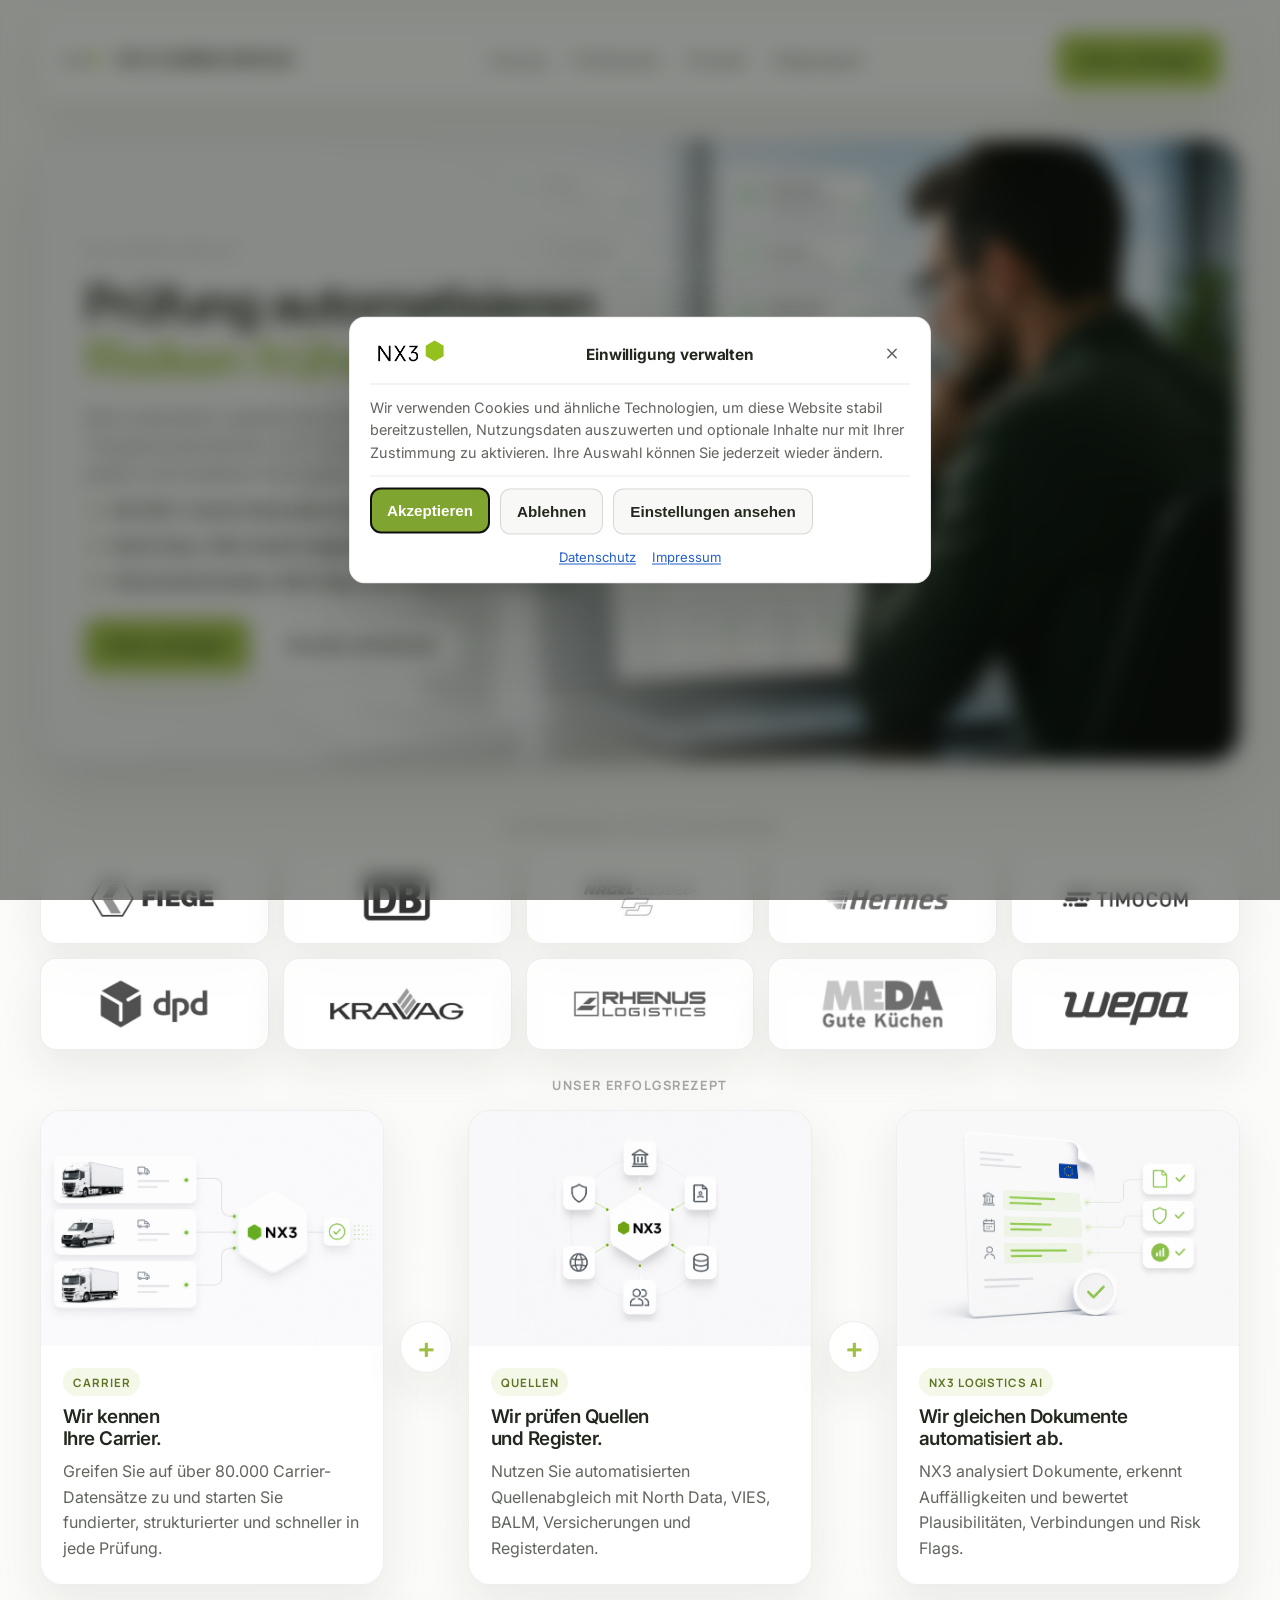
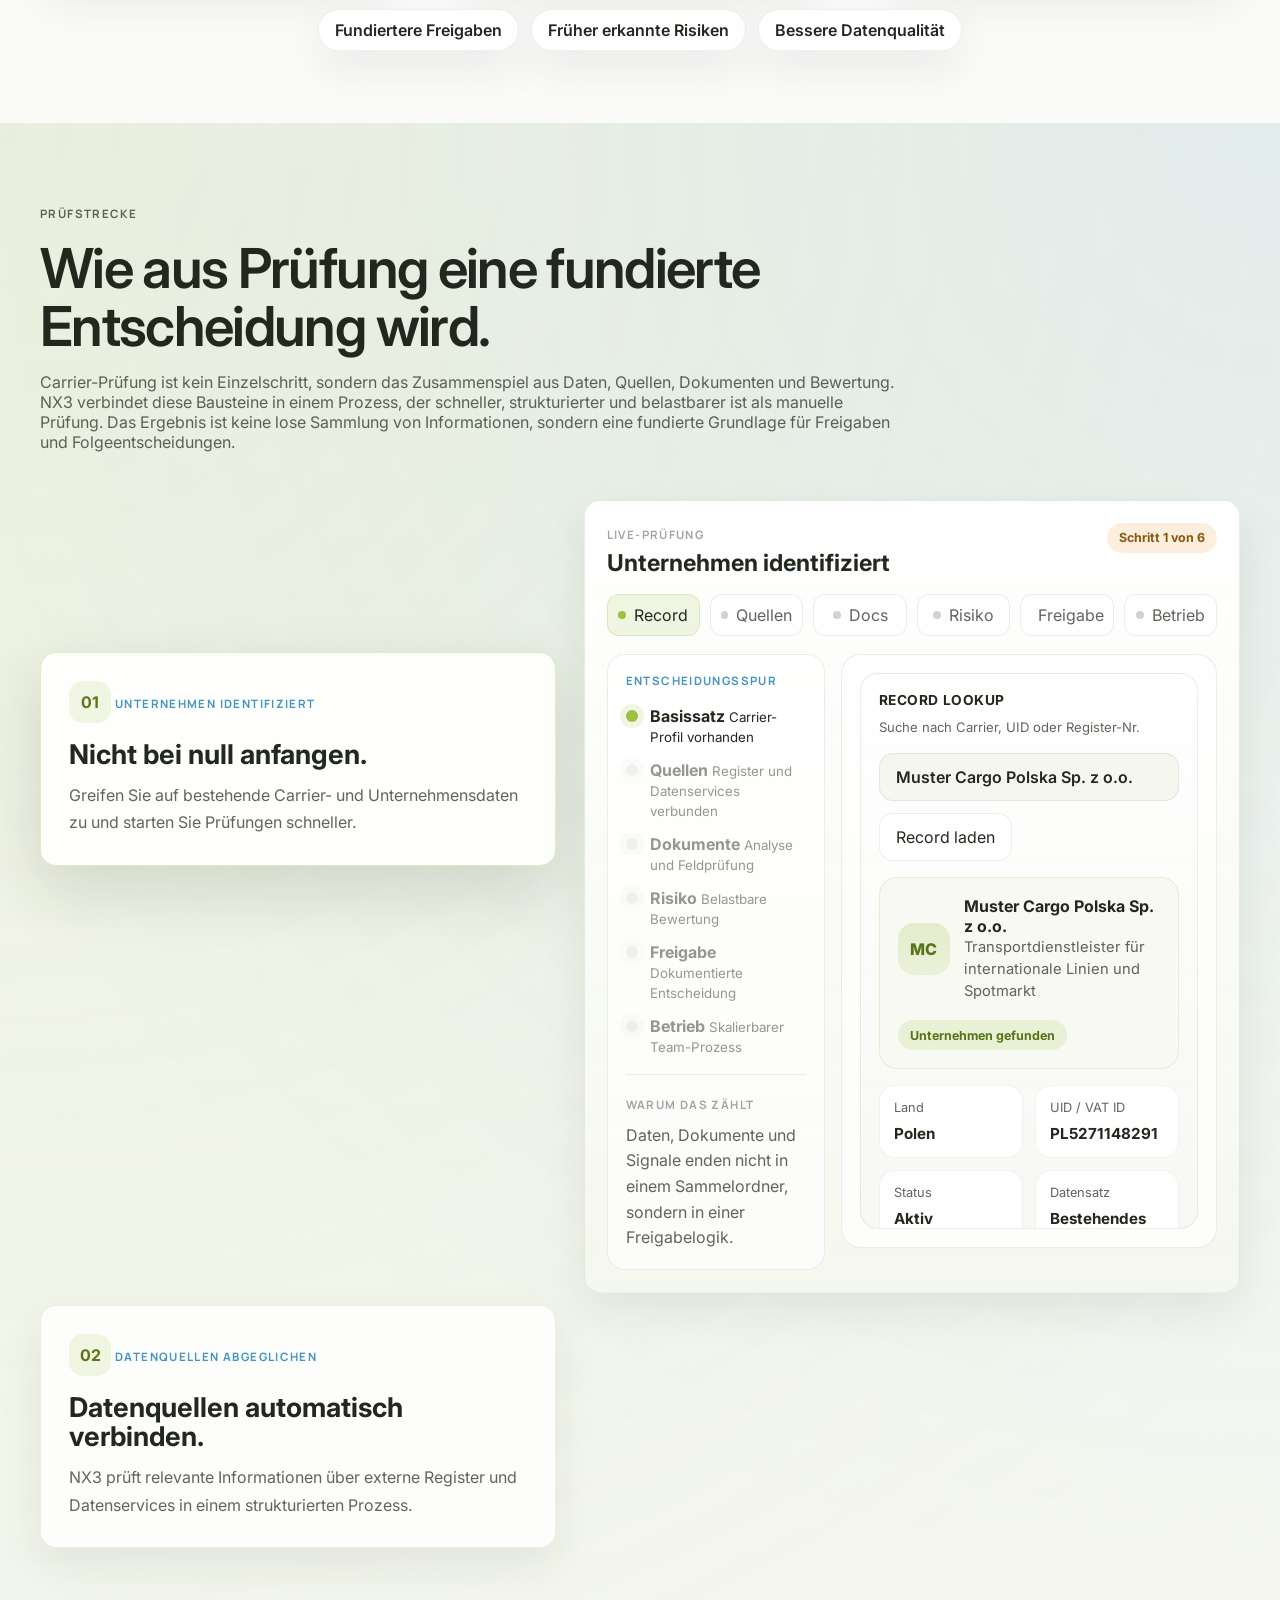
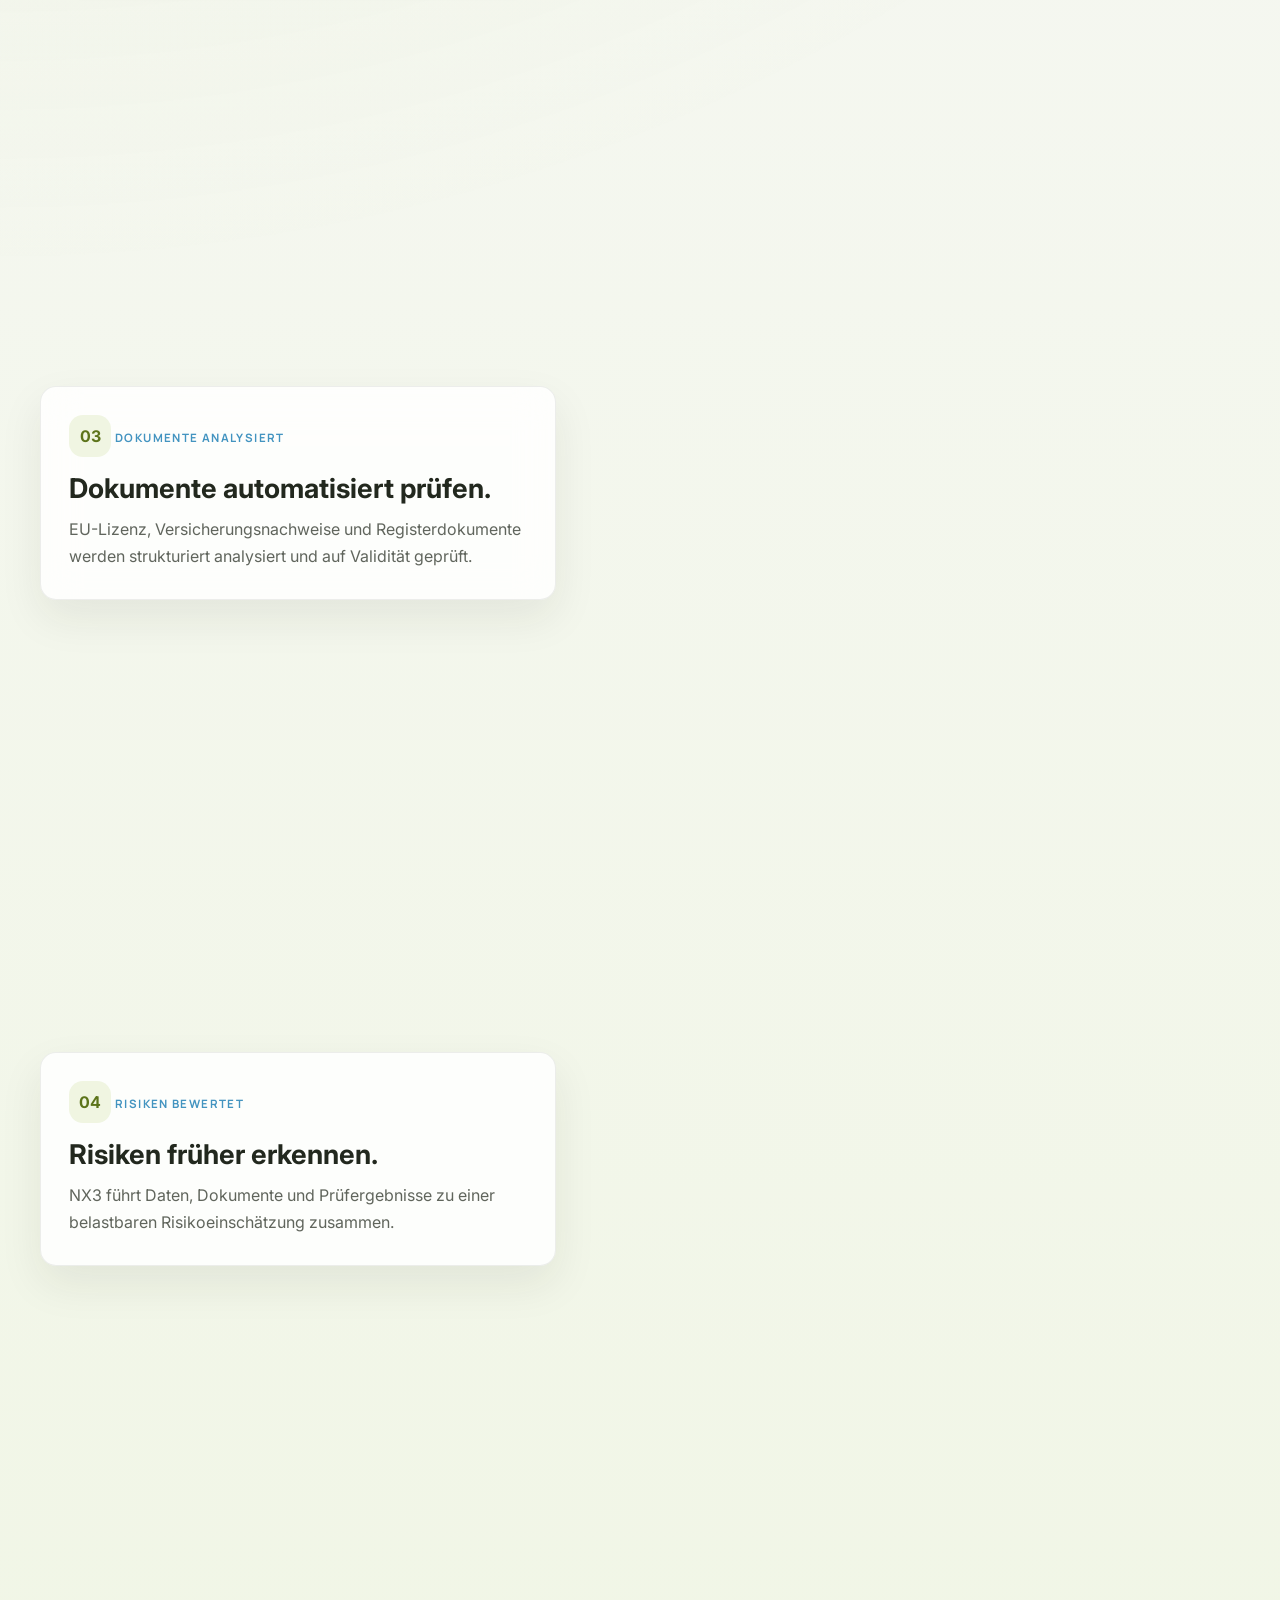
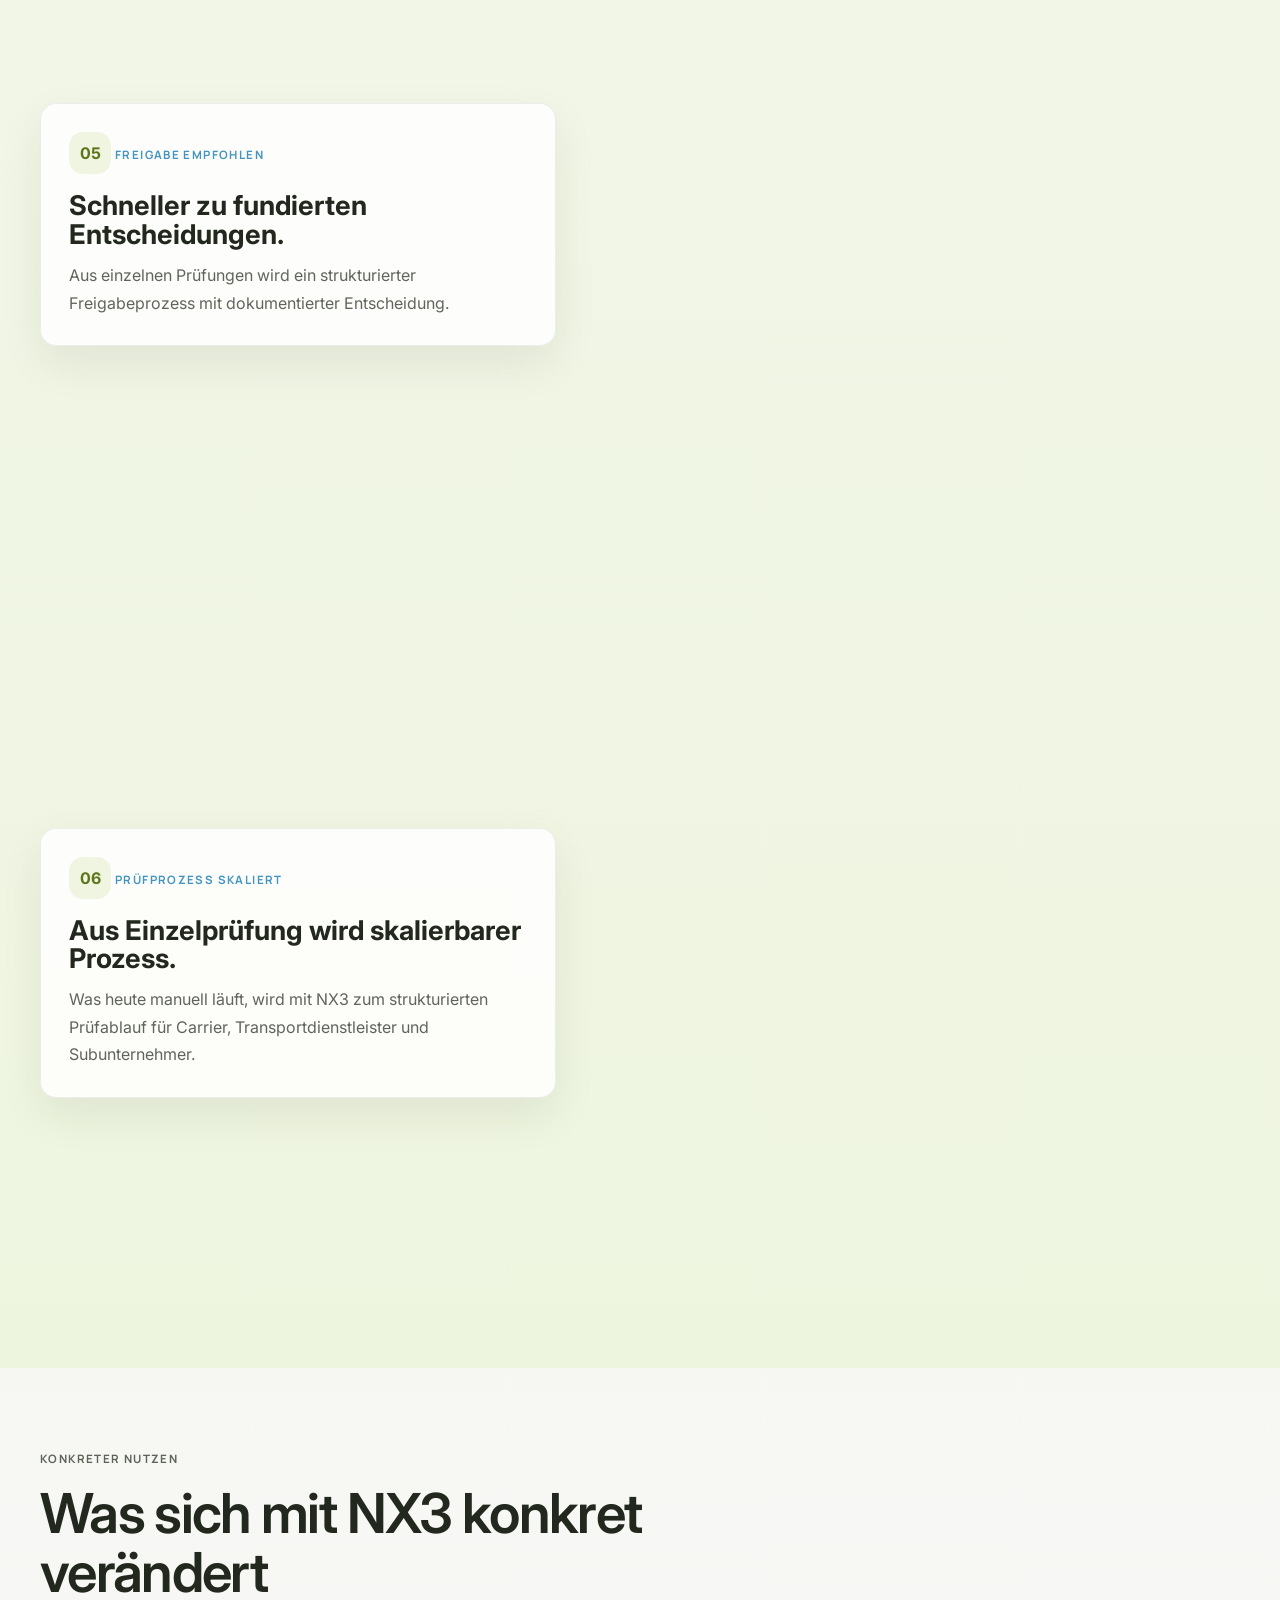
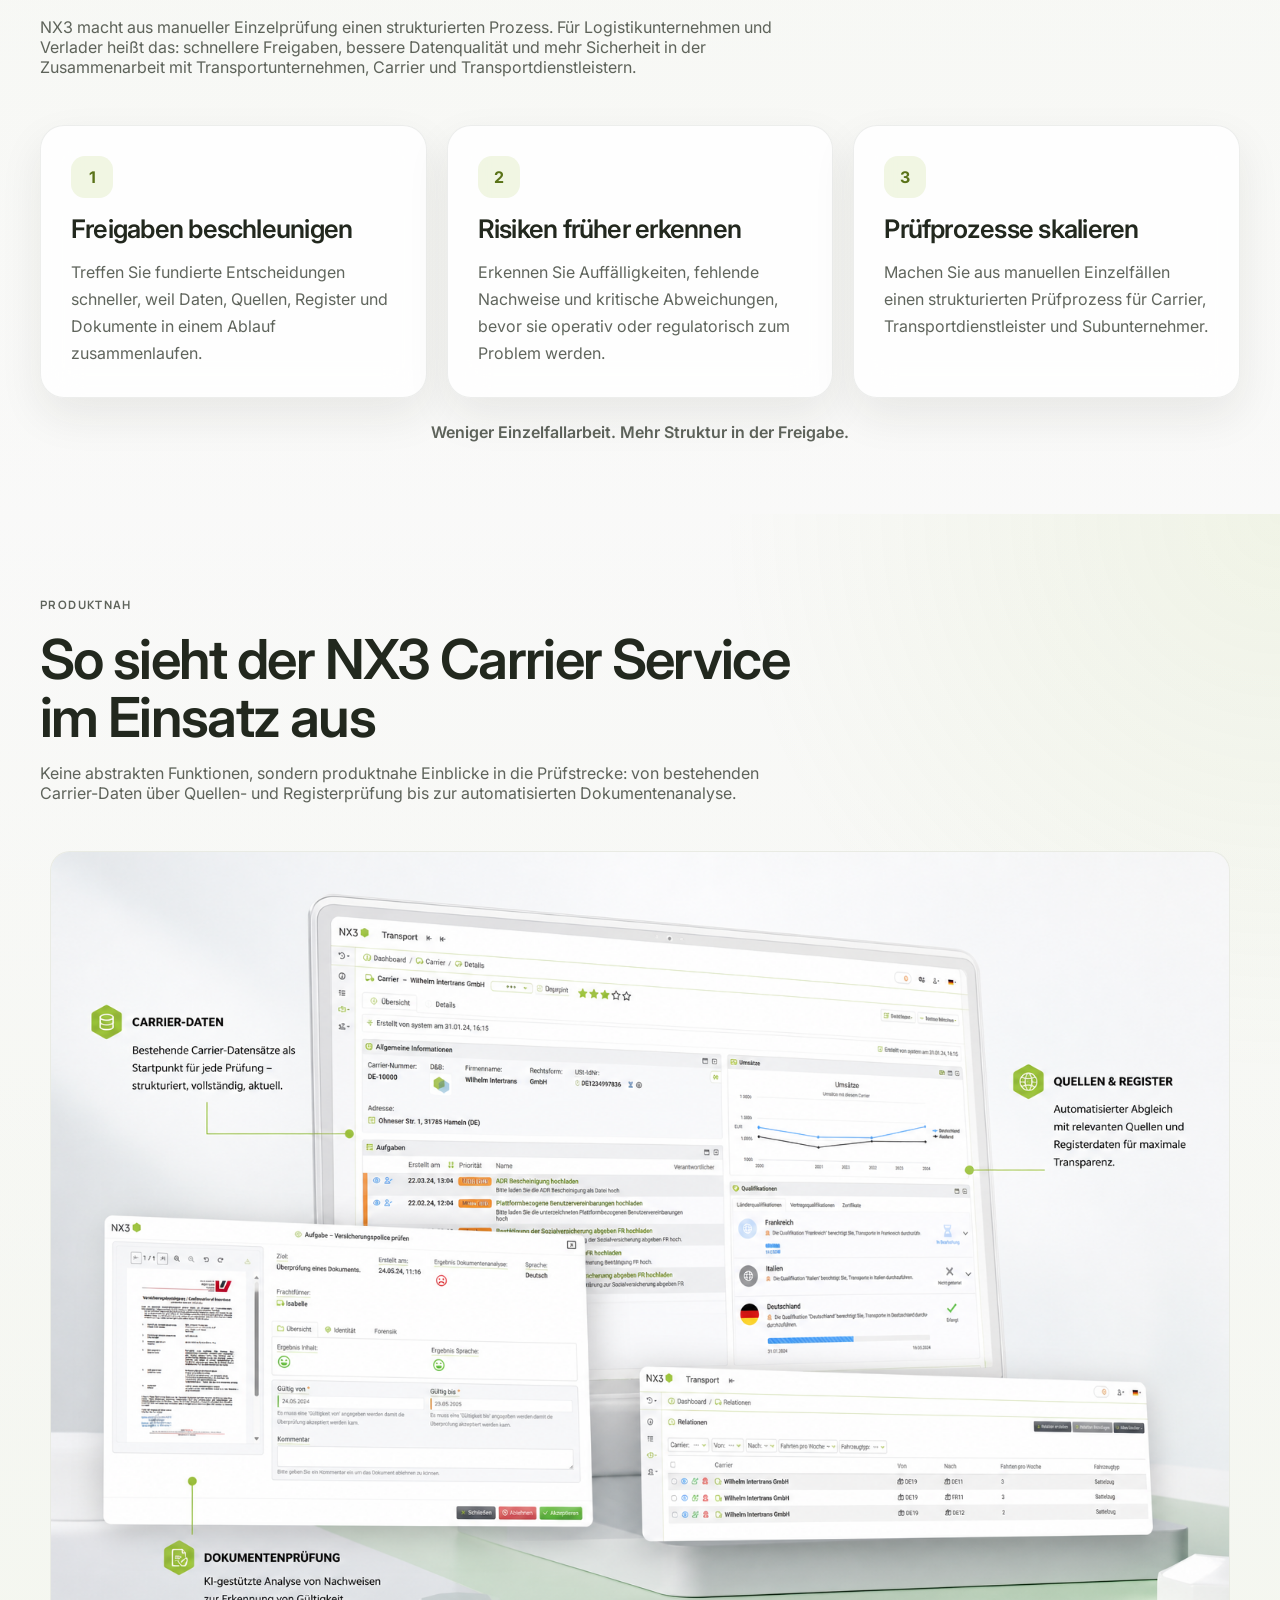
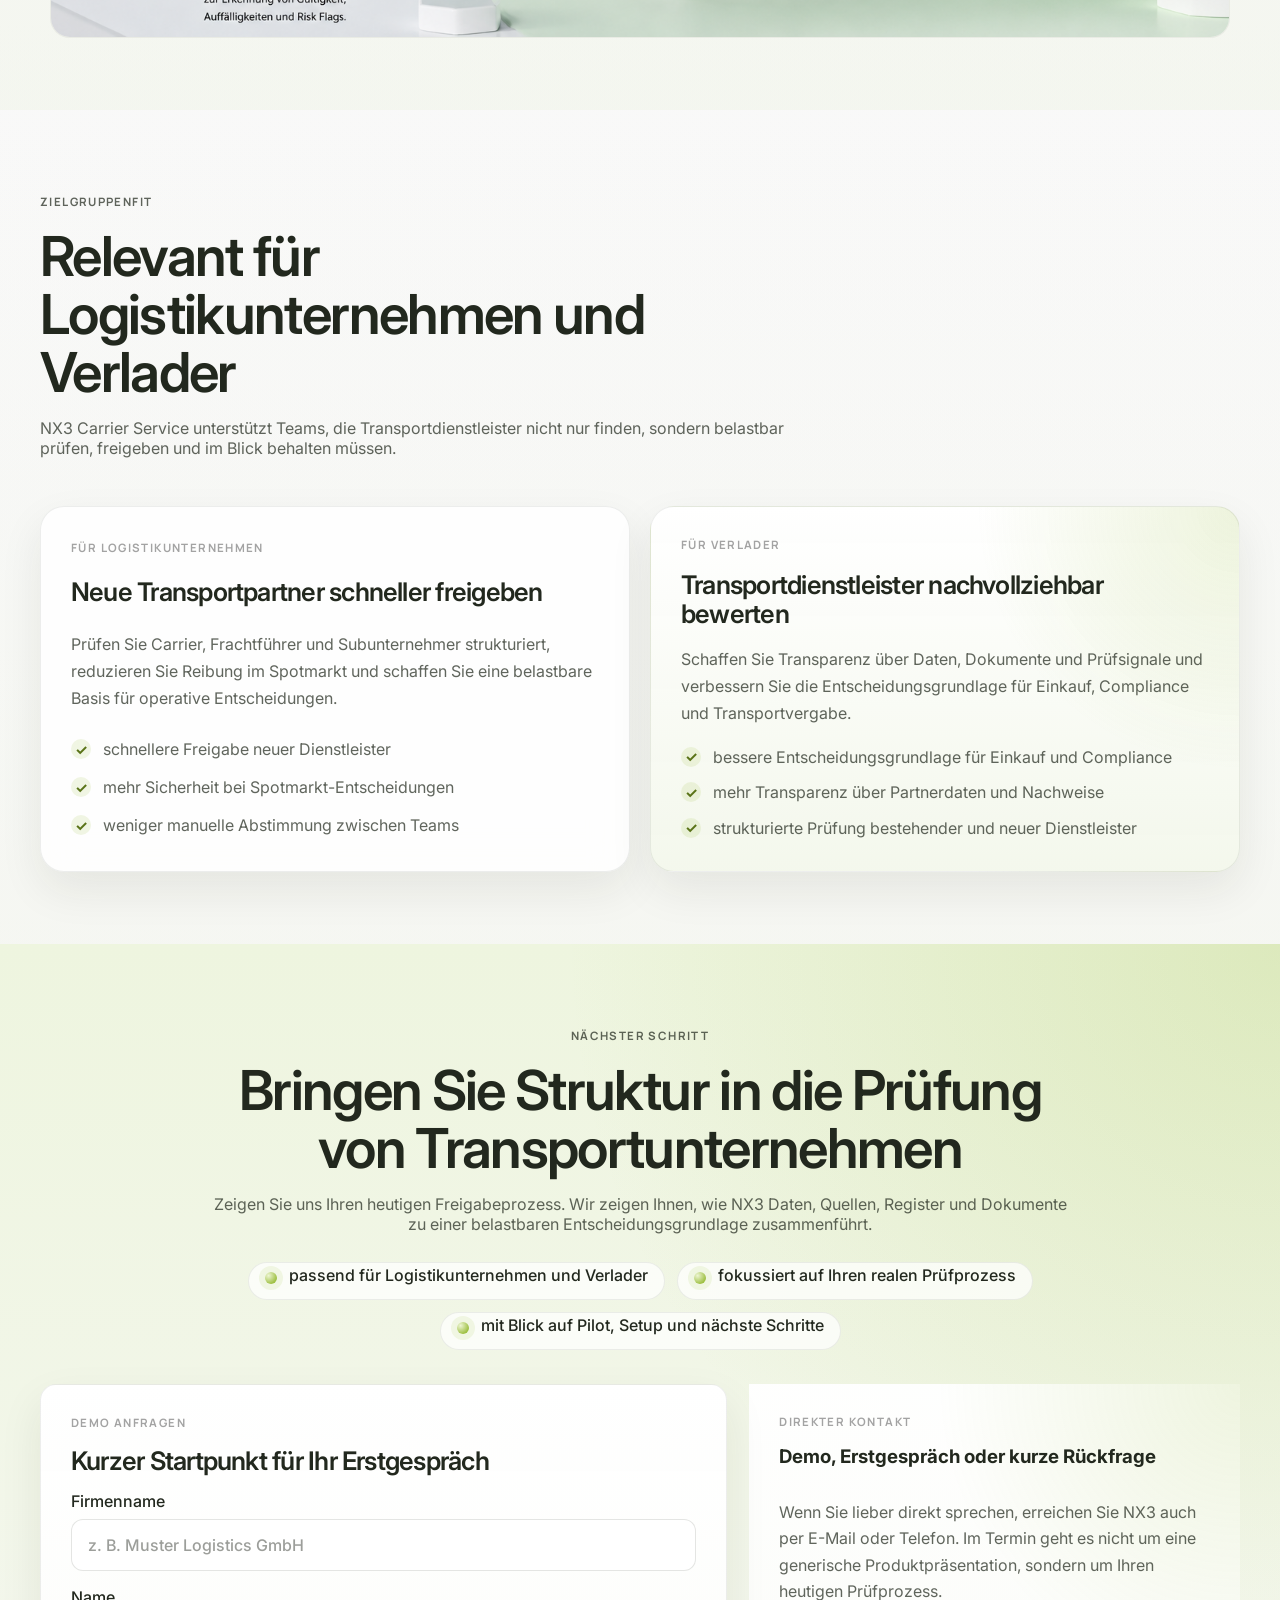
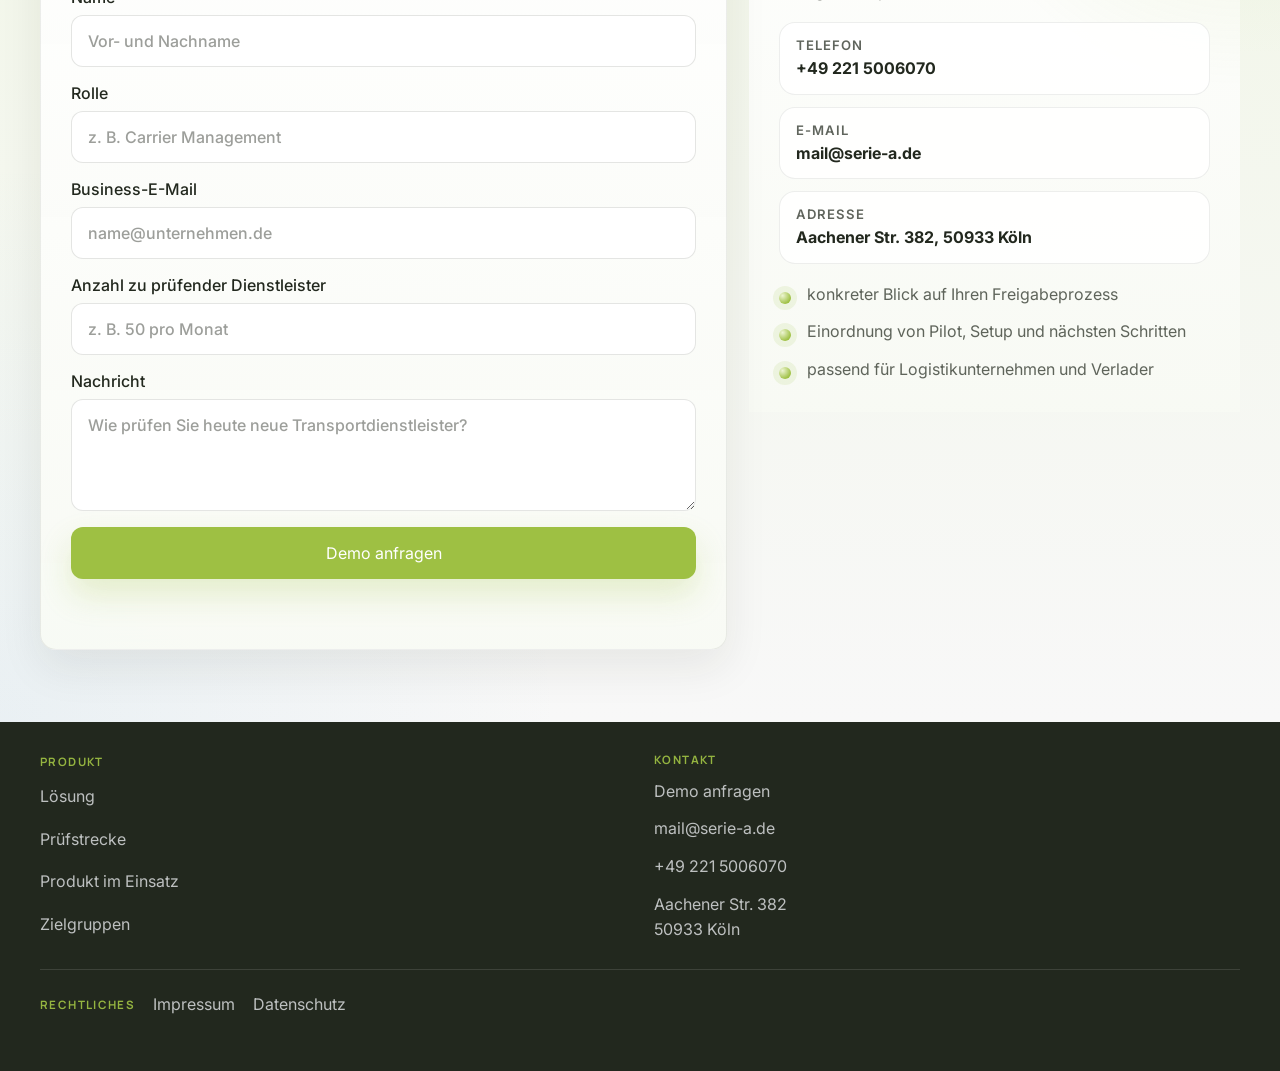
<file: index.html>
<!DOCTYPE html>
<html lang="de">
  <head>
    <meta charset="UTF-8" />
    <meta name="viewport" content="width=device-width, initial-scale=1.0" />
    <title>NX3 Carrier Service | Carrier-Prüfung mit System</title>
    <meta
      name="description"
      content="NX3 Carrier Service hilft Logistikunternehmen und Verladern, Transportdienstleister schneller, strukturierter und fundierter zu prüfen."
    />
    <link rel="preconnect" href="https://fonts.googleapis.com" />
    <link rel="preconnect" href="https://fonts.gstatic.com" crossorigin />
    <link
      href="https://fonts.googleapis.com/css2?family=Inter:wght@400;500;600;700;800&family=Manrope:wght@600;700&display=swap"
      rel="stylesheet"
    />
    <link
      rel="stylesheet"
      href="https://www.nx3.io/wp-content/plugins/elementor/assets/lib/font-awesome/css/fontawesome.min.css?ver=5.15.3"
    />
    <link
      rel="stylesheet"
      href="https://www.nx3.io/wp-content/plugins/elementor/assets/lib/font-awesome/css/solid.min.css?ver=5.15.3"
    />
    <link
      rel="stylesheet"
      href="https://www.nx3.io/wp-content/plugins/elementor/assets/lib/font-awesome/css/regular.min.css?ver=5.15.3"
    />
    <link
      rel="stylesheet"
      href="https://www.nx3.io/wp-content/plugins/elementskit-lite/modules/elementskit-icon-pack/assets/css/ekiticons.css?ver=3.9.2"
    />
    <link rel="stylesheet" href="styles.css" />
    <link rel="stylesheet" href="cookie-consent.css" />
    <script src="config.js"></script>
    <script src="cookie-consent.js" defer></script>
    <script src="script.js" defer></script>
  </head>
  <body>
    <div class="nx3-shell">
      <div class="ambient ambient-one"></div>
      <div class="ambient ambient-two"></div>
      <div class="noise"></div>

      <header class="site-header" data-section="header">
        <div class="nx3-container header-inner">
          <a class="brand" href="#top" data-track="brand_click">
            <img class="brand-logo" src="assets/nx3-logo.png" alt="NX3 Logo" />
            <span class="brand-copy">
              <strong>NX3 CARRIER SERVICE</strong>
            </span>
          </a>

          <button
            class="menu-toggle"
            id="menu-toggle"
            aria-expanded="false"
            aria-controls="site-nav"
            type="button"
          >
            <span></span>
            <span></span>
          </button>

          <nav class="site-nav" id="site-nav" aria-label="Hauptnavigation">
            <a href="#loesung" data-track="nav_solution">Lösung</a>
            <a href="#nutzen" data-track="nav_value">Prüfstrecke</a>
            <a href="#features" data-track="nav_features">Produkt</a>
            <a href="#zielgruppen" data-track="nav_audiences">Zielgruppen</a>
          </nav>

          <a class="nx3-button nx3-button-primary header-cta" href="#kontakt" data-track="header_cta">
            Demo anfragen
          </a>
        </div>
      </header>

      <main id="top">
        <section class="hero-section" id="hero" data-section="hero">
          <div class="nx3-container">
            <div class="hero-stage">
              <div class="hero-grid">
                <div class="hero-copy">
                  <div class="hero-mobile-media" aria-hidden="true"></div>
                  <p class="nx3-eyebrow" id="hero-eyebrow">NX3 Carrier Service</p>
                  <h1 id="hero-headline">
                    <span class="hero-line hero-line-primary">Prüfung automatisieren</span>
                    <span class="hero-line hero-accent">Risiken früher erkennen</span>
                  </h1>
                  <p class="hero-subheadline" id="hero-subheadline">
                    NX3 unterstützt Logistikunternehmen und Verlader dabei, Carrier, Transportunternehmen
                    und Transportdienstleister datenbasiert zu prüfen und fundierter freizugeben.
                  </p>

                  <ul class="hero-bullets" id="hero-bullets">
                    <li>80.000+ Carrier-Datensätze als Startpunkt</li>
                    <li>North Data, VIES, BALM, Register und Versicherungsquellen</li>
                    <li>Dokumentenanalyse, Risk Flags und Freigabeunterstützung</li>
                  </ul>

                  <div class="hero-actions">
                    <a class="nx3-button nx3-button-primary" href="#kontakt" id="hero-primary-cta" data-track="hero_primary_cta">
                      Demo anfragen
                    </a>
                    <a class="nx3-button nx3-button-secondary" href="#loesung" id="hero-secondary-cta" data-track="hero_secondary_cta">
                      Kontakt aufnehmen
                    </a>
                  </div>
                </div>

                <div class="hero-spacer" aria-hidden="true"></div>
              </div>
            </div>
          </div>
        </section>

        <section class="logo-band-section" data-section="social-proof">
          <div class="nx3-container">
            <p class="logo-band-label">Unternehmen, die auf NX3 setzen</p>
            <div class="logo-band-grid" aria-label="Kundenlogos">
              <div class="logo-band-item"><img src="assets/logo-fiege.jpg" alt="FIEGE Logo" loading="lazy" /></div>
              <div class="logo-band-item"><img src="assets/logo-db.jpg" alt="Deutsche Bahn Logo" loading="lazy" /></div>
              <div class="logo-band-item"><img src="assets/logo-nagel.jpg" alt="Nagel Group Logo" loading="lazy" /></div>
              <div class="logo-band-item"><img src="assets/logo-hermes.jpg" alt="Hermes Logo" loading="lazy" /></div>
              <div class="logo-band-item"><img src="assets/logo-timocom.jpg" alt="TIMOCOM Logo" loading="lazy" /></div>
              <div class="logo-band-item"><img src="assets/logo-dpd.jpg" alt="DPD Logo" loading="lazy" /></div>
              <div class="logo-band-item"><img src="assets/logo-kravag.jpg" alt="KRAVAG Logo" loading="lazy" /></div>
              <div class="logo-band-item"><img src="assets/logo-rhenus.jpg" alt="Rhenus Logo" loading="lazy" /></div>
              <div class="logo-band-item"><img src="assets/logo-meda.jpg" alt="MEDA Logo" loading="lazy" /></div>
              <div class="logo-band-item"><img src="assets/logo-wep.jpg" alt="WEP Logo" loading="lazy" /></div>
            </div>
          </div>
        </section>

        <section class="nx3-section recipe-section" data-section="recipe-section">
          <div class="nx3-container">
            <p class="logo-band-label recipe-label">Unser Erfolgsrezept</p>

            <div class="recipe-flow">
              <article class="recipe-card">
                <div class="recipe-card-media">
                  <img src="assets/Carrier.png" alt="Carrier-Szene für den NX3 Carrier Service" loading="lazy" />
                </div>
                <div class="recipe-card-copy">
                  <span class="recipe-card-label">Carrier</span>
                  <h3>Wir kennen<br />Ihre Carrier.</h3>
                  <p>Greifen Sie auf über 80.000 Carrier-Datensätze zu und starten Sie fundierter, strukturierter und schneller in jede Prüfung.</p>
                </div>
              </article>

              <div class="recipe-plus" aria-hidden="true">+</div>

              <article class="recipe-card">
                <div class="recipe-card-media">
                  <img src="assets/pruefung2.png" alt="Quellen-Übersicht und Drittsysteme im NX3 Carrier Service" loading="lazy" />
                </div>
                <div class="recipe-card-copy">
                  <span class="recipe-card-label">Quellen</span>
                  <h3>Wir prüfen Quellen<br />und Register.</h3>
                  <p>Nutzen Sie automatisierten Quellenabgleich mit North Data, VIES, BALM, Versicherungen und Registerdaten.</p>
                </div>
              </article>

              <div class="recipe-plus" aria-hidden="true">+</div>

              <article class="recipe-card recipe-card-ai">
                <div class="recipe-card-media">
                  <img src="assets/dokumente.png" alt="Dokumentenprüfung mit KI-gestützter Analyse im NX3 Carrier Service" loading="lazy" />
                </div>
                <div class="recipe-card-copy">
                  <span class="recipe-card-label">NX3 Logistics AI</span>
                  <h3>Wir gleichen Dokumente<br />automatisiert ab.</h3>
                  <p>NX3 analysiert Dokumente, erkennt Auffälligkeiten und bewertet Plausibilitäten, Verbindungen und Risk Flags.</p>
                </div>
              </article>
            </div>

            <div class="recipe-output">
              <span class="recipe-output-pill">Fundiertere Freigaben</span>
              <span class="recipe-output-pill">Früher erkannte Risiken</span>
              <span class="recipe-output-pill">Bessere Datenqualität</span>
            </div>
          </div>
        </section>

        <section class="nx3-section workflow-story-section" id="nutzen" data-section="workflow-story">
          <div class="nx3-container">
            <div class="section-heading workflow-story-heading">
              <p class="nx3-eyebrow">Prüfstrecke</p>
              <h2>Wie aus Prüfung eine fundierte Entscheidung wird.</h2>
              <p>
                Carrier-Prüfung ist kein Einzelschritt, sondern das Zusammenspiel aus Daten,
                Quellen, Dokumenten und Bewertung. NX3 verbindet diese Bausteine in einem
                Prozess, der schneller, strukturierter und belastbarer ist als manuelle Prüfung.
                Das Ergebnis ist keine lose Sammlung von Informationen, sondern eine fundierte
                Grundlage für Freigaben und Folgeentscheidungen.
              </p>
            </div>

            <div class="workflow-story-layout">
              <div class="workflow-story-steps">
                <article class="workflow-step is-active" data-scene="1" id="workflow-scene-1">
                  <div class="workflow-step-card">
                    <span class="workflow-step-number">01</span>
                    <p class="workflow-step-label">Unternehmen identifiziert</p>
                    <h3>Nicht bei null anfangen.</h3>
                    <p>
                      Greifen Sie auf bestehende Carrier- und Unternehmensdaten zu und
                      starten Sie Prüfungen schneller.
                    </p>

                    <div class="workflow-mobile-preview">
                      <div class="workflow-mini-panel">
                        <div class="workflow-mini-top">
                          <span>Record Lookup</span>
                          <span class="status-pill is-success">Unternehmen gefunden</span>
                        </div>
                        <div class="workflow-mini-search">Muster Cargo Polska Sp. z o.o.</div>
                        <div class="workflow-mini-grid workflow-mini-grid-two">
                          <div>
                            <label>Land</label>
                            <strong>PL</strong>
                          </div>
                          <div>
                            <label>UID</label>
                            <strong>PL5271148291</strong>
                          </div>
                          <div>
                            <label>Status</label>
                            <strong>Aktiv</strong>
                          </div>
                          <div>
                            <label>Profil</label>
                            <strong>Basisdatensatz</strong>
                          </div>
                        </div>
                      </div>
                    </div>
                  </div>
                </article>

                <article class="workflow-step" data-scene="2" id="workflow-scene-2">
                  <div class="workflow-step-card">
                    <span class="workflow-step-number">02</span>
                    <p class="workflow-step-label">Datenquellen abgeglichen</p>
                    <h3>Datenquellen automatisch verbinden.</h3>
                    <p>
                      NX3 prüft relevante Informationen über externe Register und
                      Datenservices in einem strukturierten Prozess.
                    </p>

                    <div class="workflow-mobile-preview">
                      <div class="workflow-mini-panel">
                        <div class="workflow-mini-top">
                          <span>Quellen-Hub</span>
                          <span class="status-pill is-progress">Abgleich läuft</span>
                        </div>
                        <ul class="workflow-mini-list">
                          <li><strong>North Data</strong><span>abgeglichen</span></li>
                          <li><strong>VIES</strong><span>gültig</span></li>
                          <li><strong>BALM</strong><span>geprüft</span></li>
                          <li><strong>Sanktionslisten</strong><span>kein Treffer</span></li>
                        </ul>
                      </div>
                    </div>
                  </div>
                </article>

                <article class="workflow-step" data-scene="3" id="workflow-scene-3">
                  <div class="workflow-step-card">
                    <span class="workflow-step-number">03</span>
                    <p class="workflow-step-label">Dokumente analysiert</p>
                    <h3>Dokumente automatisiert prüfen.</h3>
                    <p>
                      EU-Lizenz, Versicherungsnachweise und Registerdokumente werden
                      strukturiert analysiert und auf Validität geprüft.
                    </p>

                    <div class="workflow-mobile-preview">
                      <div class="workflow-mini-panel">
                        <div class="workflow-mini-top">
                          <span>Dokumentenprüfung</span>
                          <span class="status-pill is-success">Analyse abgeschlossen</span>
                        </div>
                        <div class="workflow-mini-document">
                          <img
                            class="workflow-mini-document-shot"
                            src="assets/nx3-ai-document-check.svg"
                            alt="KI analysiert eine EU-Lizenz und extrahiert Prüffelder."
                          />
                        </div>
                      </div>
                    </div>
                  </div>
                </article>

                <article class="workflow-step" data-scene="4" id="workflow-scene-4">
                  <div class="workflow-step-card">
                    <span class="workflow-step-number">04</span>
                    <p class="workflow-step-label">Risiken bewertet</p>
                    <h3>Risiken früher erkennen.</h3>
                    <p>
                      NX3 führt Daten, Dokumente und Prüfergebnisse zu einer
                      belastbaren Risikoeinschätzung zusammen.
                    </p>

                    <div class="workflow-mobile-preview">
                      <div class="workflow-mini-panel">
                        <div class="workflow-mini-top">
                          <span>Risk Summary</span>
                          <span class="status-pill is-success">Low Risk</span>
                        </div>
                        <ul class="workflow-mini-list">
                          <li><strong>Daten</strong><span>vollständig</span></li>
                          <li><strong>Versicherung</strong><span>vorhanden</span></li>
                          <li><strong>EU-Lizenz</strong><span>gültig</span></li>
                          <li><strong>Sanktionslisten</strong><span>ohne Treffer</span></li>
                        </ul>
                      </div>
                    </div>
                  </div>
                </article>

                <article class="workflow-step" data-scene="5" id="workflow-scene-5">
                  <div class="workflow-step-card">
                    <span class="workflow-step-number">05</span>
                    <p class="workflow-step-label">Freigabe empfohlen</p>
                    <h3>Schneller zu fundierten Entscheidungen.</h3>
                    <p>
                      Aus einzelnen Prüfungen wird ein strukturierter Freigabeprozess
                      mit dokumentierter Entscheidung.
                    </p>

                    <div class="workflow-mobile-preview">
                      <div class="workflow-mini-panel">
                        <div class="workflow-mini-top">
                          <span>Freigabe</span>
                          <span class="status-pill is-success">Prüfung erfolgreich abgeschlossen</span>
                        </div>
                        <div class="workflow-mini-approval">
                          <strong>Freigabe empfohlen</strong>
                          <span>vollständig geprüft</span>
                          <span>letzte Aktualisierung: heute</span>
                        </div>
                      </div>
                    </div>
                  </div>
                </article>

                <article class="workflow-step" data-scene="6" id="workflow-scene-6">
                  <div class="workflow-step-card">
                    <span class="workflow-step-number">06</span>
                    <p class="workflow-step-label">Prüfprozess skaliert</p>
                    <h3>Aus Einzelprüfung wird skalierbarer Prozess.</h3>
                    <p>
                      Was heute manuell läuft, wird mit NX3 zum strukturierten
                      Prüfablauf für Carrier, Transportdienstleister und Subunternehmer.
                    </p>

                    <div class="workflow-mobile-preview">
                      <div class="workflow-mini-panel">
                        <div class="workflow-mini-top">
                          <span>Operations Dashboard</span>
                          <span class="status-pill is-progress">Team Flow</span>
                        </div>
                        <div class="workflow-mini-stat-row">
                          <div><strong>24</strong><span>aktiv</span></div>
                          <div><strong>312</strong><span>freigegeben</span></div>
                          <div><strong>6</strong><span>flagged</span></div>
                        </div>
                      </div>
                    </div>
                  </div>
                </article>
              </div>

              <div class="workflow-panel-column">
                <div class="workflow-sim-shell" id="workflow-sim-shell" data-active-scene="1">
                  <div class="visually-hidden" id="workflow-live-region" aria-live="polite"></div>

                  <div class="workflow-sim-top">
                    <div>
                      <span class="nx3-tag">Live-Prüfung</span>
                      <h3 id="workflow-scene-title">Unternehmen identifiziert</h3>
                    </div>
                    <span class="status-pill is-progress" id="workflow-scene-status">Schritt 1 von 6</span>
                  </div>

                  <div class="workflow-progress" aria-label="Prozessnavigation">
                    <button class="workflow-progress-step is-active" type="button" data-progress="1"><span></span>Record</button>
                    <button class="workflow-progress-step" type="button" data-progress="2"><span></span>Quellen</button>
                    <button class="workflow-progress-step" type="button" data-progress="3"><span></span>Docs</button>
                    <button class="workflow-progress-step" type="button" data-progress="4"><span></span>Risiko</button>
                    <button class="workflow-progress-step" type="button" data-progress="5"><span></span>Freigabe</button>
                    <button class="workflow-progress-step" type="button" data-progress="6"><span></span>Betrieb</button>
                  </div>

                  <div class="workflow-sim-workspace">
                    <aside class="workflow-sim-sidebar">
                      <span class="workflow-sidebar-label">Entscheidungsspur</span>
                      <ul class="workflow-milestone-list">
                        <li class="workflow-milestone is-active" data-milestone="1">
                          <span class="workflow-milestone-dot"></span>
                          <div>
                            <strong>Basissatz</strong>
                            <small>Carrier-Profil vorhanden</small>
                          </div>
                        </li>
                        <li class="workflow-milestone" data-milestone="2">
                          <span class="workflow-milestone-dot"></span>
                          <div>
                            <strong>Quellen</strong>
                            <small>Register und Datenservices verbunden</small>
                          </div>
                        </li>
                        <li class="workflow-milestone" data-milestone="3">
                          <span class="workflow-milestone-dot"></span>
                          <div>
                            <strong>Dokumente</strong>
                            <small>Analyse und Feldprüfung</small>
                          </div>
                        </li>
                        <li class="workflow-milestone" data-milestone="4">
                          <span class="workflow-milestone-dot"></span>
                          <div>
                            <strong>Risiko</strong>
                            <small>Belastbare Bewertung</small>
                          </div>
                        </li>
                        <li class="workflow-milestone" data-milestone="5">
                          <span class="workflow-milestone-dot"></span>
                          <div>
                            <strong>Freigabe</strong>
                            <small>Dokumentierte Entscheidung</small>
                          </div>
                        </li>
                        <li class="workflow-milestone" data-milestone="6">
                          <span class="workflow-milestone-dot"></span>
                          <div>
                            <strong>Betrieb</strong>
                            <small>Skalierbarer Team-Prozess</small>
                          </div>
                        </li>
                      </ul>

                      <div class="workflow-sidebar-note">
                        <span class="nx3-tag">Warum das zählt</span>
                        <p>
                          Daten, Dokumente und Signale enden nicht in einem Sammelordner,
                          sondern in einer Freigabelogik.
                        </p>
                      </div>
                    </aside>

                    <div class="workflow-sim-stage">
                      <section class="workflow-scene-panel workflow-scene-panel-1">
                        <div class="workflow-scene-card">
                          <div class="workflow-window-bar">
                            <span class="workflow-window-title">Record Lookup</span>
                            <span class="workflow-window-note">Suche nach Carrier, UID oder Register-Nr.</span>
                          </div>

                          <div class="workflow-search-row">
                            <div class="workflow-search-pill">Muster Cargo Polska Sp. z o.o.</div>
                            <button class="workflow-ghost-action" type="button">Record laden</button>
                          </div>

                          <div class="workflow-record-card">
                            <div class="workflow-record-identity">
                              <div class="workflow-record-mark">MC</div>
                              <div>
                                <strong>Muster Cargo Polska Sp. z o.o.</strong>
                                <span>Transportdienstleister für internationale Linien und Spotmarkt</span>
                              </div>
                            </div>
                            <span class="status-pill is-success">Unternehmen gefunden</span>
                          </div>

                          <div class="workflow-data-grid">
                            <div><label>Land</label><strong>Polen</strong></div>
                            <div><label>UID / VAT ID</label><strong>PL5271148291</strong></div>
                            <div><label>Status</label><strong>Aktiv</strong></div>
                            <div><label>Datensatz</label><strong>Bestehendes Profil</strong></div>
                            <div><label>Letzte Prüfung</label><strong>vor 31 Tagen</strong></div>
                            <div><label>Nutzerkontext</label><strong>Spotmarkt Freigabe</strong></div>
                          </div>
                        </div>
                      </section>

                      <section class="workflow-scene-panel workflow-scene-panel-2">
                        <div class="workflow-scene-card">
                          <div class="workflow-window-bar">
                            <span class="workflow-window-title">Quellen-Hub</span>
                            <span class="workflow-window-note">Automatischer Abgleich externer Register und Services</span>
                          </div>

                          <div class="workflow-source-grid">
                            <article class="workflow-source-item"><strong>North Data</strong><span class="status-pill is-success">abgeglichen</span></article>
                            <article class="workflow-source-item"><strong>VIES</strong><span class="status-pill is-success">gültig</span></article>
                            <article class="workflow-source-item"><strong>BALM</strong><span class="status-pill is-progress">geprüft</span></article>
                            <article class="workflow-source-item"><strong>Handelsreg.</strong><span class="status-pill is-success">verbunden</span></article>
                            <article class="workflow-source-item"><strong>Versicherungsdaten</strong><span class="status-pill is-progress">abgeglichen</span></article>
                            <article class="workflow-source-item"><strong>UID / VAT ID</strong><span class="status-pill is-success">gültig</span></article>
                            <article class="workflow-source-item"><strong>Sanktionslisten</strong><span class="status-pill is-success">kein Treffer</span></article>
                            <article class="workflow-source-item"><strong>Credit Check</strong><span class="status-pill is-progress">verbunden</span></article>
                          </div>

                          <div class="workflow-source-summary">
                            <div class="workflow-summary-chip">
                              <strong>8 Quellen</strong>
                              <span>ohne Medienbruch verknüpft</span>
                            </div>
                            <div class="workflow-summary-chip">
                              <strong>1 Ablauf</strong>
                              <span>statt manueller Einzelabfragen</span>
                            </div>
                          </div>
                        </div>
                      </section>

                      <section class="workflow-scene-panel workflow-scene-panel-3">
                        <div class="workflow-scene-card workflow-scene-card-docs">
                          <div class="workflow-window-bar">
                            <span class="workflow-window-title">Dokumentenprüfung</span>
                            <span class="workflow-window-note">KI extrahiert Pflichtfelder, prüft Gültigkeit und verdichtet das Dokument zu verwertbaren Prüfsignalen.</span>
                          </div>

                          <figure class="workflow-document-review-figure">
                            <img
                              class="workflow-document-review-shot"
                              src="assets/nx3-ai-document-check.svg"
                              alt="KI analysiert eine EU-Lizenz, erkennt Pflichtfelder und extrahiert Prüfsignale."
                            />
                          </figure>

                          <div class="workflow-document-insights">
                            <div class="workflow-insight-card"><label>Dokumenttyp</label><strong>EU-Lizenz</strong></div>
                            <div class="workflow-insight-card"><label>Gültig bis</label><strong>12.09.2027</strong></div>
                            <div class="workflow-insight-card"><label>Pflichtfelder</label><strong>vorhanden</strong></div>
                            <div class="workflow-insight-card"><label>AI-Bewertung</label><strong>Analyse abgeschlossen</strong></div>
                          </div>

                          <ul class="workflow-analysis-list">
                            <li>Dokument erkannt</li>
                            <li>Pflichtfelder vorhanden</li>
                            <li>Gültigkeit erkannt</li>
                            <li>Keine offensichtliche Manipulation</li>
                          </ul>
                        </div>
                      </section>

                      <section class="workflow-scene-panel workflow-scene-panel-4">
                        <div class="workflow-scene-card">
                          <div class="workflow-window-bar">
                            <span class="workflow-window-title">Risk Summary</span>
                            <span class="workflow-window-note">Belastbare Bewertung auf Basis aller Ergebnisse</span>
                          </div>

                          <div class="workflow-risk-header">
                            <div>
                              <strong>Low Risk</strong>
                              <span>Keine kritischen Auffälligkeiten</span>
                            </div>
                            <span class="workflow-risk-badge">84 / 100 Score</span>
                          </div>

                          <div class="workflow-risk-grid">
                            <article class="workflow-risk-item"><strong>Daten vollständig</strong><span>Unternehmens- und Registerdaten sind sauber abgeglichen.</span></article>
                            <article class="workflow-risk-item"><strong>Dokumente valide</strong><span>EU-Lizenz und Nachweise wurden strukturiert analysiert.</span></article>
                            <article class="workflow-risk-item"><strong>Sanktionslisten ohne Treffer</strong><span>Keine kritischen Listenhinweise im aktuellen Check.</span></article>
                            <article class="workflow-risk-item"><strong>Versicherung vorhanden</strong><span>Nachweis ist vorhanden und im Prozess referenziert.</span></article>
                            <article class="workflow-risk-item"><strong>EU-Lizenz gültig</strong><span>Gültigkeit erkannt und für die Entscheidung nutzbar.</span></article>
                            <article class="workflow-risk-item workflow-risk-item-note"><strong>Hinweis</strong><span>Manuelle Prüfung nur bei Sonderfall oder Policen-Änderung empfohlen.</span></article>
                          </div>
                        </div>
                      </section>

                      <section class="workflow-scene-panel workflow-scene-panel-5">
                        <div class="workflow-scene-card">
                          <div class="workflow-window-bar">
                            <span class="workflow-window-title">Freigabeentscheidung</span>
                            <span class="workflow-window-note">Aus Prüfung wird dokumentierte Empfehlung</span>
                          </div>

                          <div class="workflow-approval-card">
                            <span class="workflow-approval-kicker">Prüfung erfolgreich abgeschlossen</span>
                            <h4>Freigabe empfohlen</h4>
                            <p>
                              Vollständig geprüft. Alle relevanten Datenquellen und
                              Dokumente liegen im Entscheidungsbild vor.
                            </p>

                            <div class="workflow-approval-grid">
                              <div><label>Status</label><strong>vollständig geprüft</strong></div>
                              <div><label>Entscheidung</label><strong>dokumentiert</strong></div>
                              <div><label>Letzte Aktualisierung</label><strong>heute, 14:20</strong></div>
                              <div><label>Nächster Trigger</label><strong>Renewal in 90 Tagen</strong></div>
                            </div>
                          </div>
                        </div>
                      </section>

                      <section class="workflow-scene-panel workflow-scene-panel-6">
                        <div class="workflow-scene-card">
                          <div class="workflow-window-bar">
                            <span class="workflow-window-title">Operations Dashboard</span>
                            <span class="workflow-window-note">Skalierung für laufende Carrier- und Partnerprüfungen</span>
                          </div>

                          <div class="workflow-dashboard-stats">
                            <div class="workflow-dashboard-stat"><strong>24</strong><span>aktive Checks</span></div>
                            <div class="workflow-dashboard-stat"><strong>312</strong><span>freigegebene Partner</span></div>
                            <div class="workflow-dashboard-stat"><strong>11</strong><span>in Review</span></div>
                            <div class="workflow-dashboard-stat"><strong>6</strong><span>flagged cases</span></div>
                          </div>

                          <div class="workflow-dashboard-table">
                            <div class="workflow-dashboard-row"><strong>Nordic Freight OY</strong><span>Re-Check in Arbeit</span><em>Compliance</em></div>
                            <div class="workflow-dashboard-row"><strong>Delta Transport SRL</strong><span>Freigabe empfohlen</span><em>Operations</em></div>
                            <div class="workflow-dashboard-row"><strong>Muster Cargo Polska</strong><span>Aktiv und gültig</span><em>Carrier Mgmt</em></div>
                            <div class="workflow-dashboard-row"><strong>Express Trucking GmbH</strong><span>Dokument nachfordern</span><em>Procurement</em></div>
                          </div>
                        </div>
                      </section>
                    </div>
                  </div>
                </div>
              </div>
            </div>
          </div>
        </section>

        <section class="nx3-section outcomes-section" id="loesung" data-section="outcomes">
          <div class="nx3-container">
            <div class="section-heading">
              <p class="nx3-eyebrow">Konkreter Nutzen</p>
              <h2>Was sich mit NX3 konkret verändert</h2>
              <p>
                NX3 macht aus manueller Einzelprüfung einen strukturierten Prozess.
                Für Logistikunternehmen und Verlader heißt das: schnellere Freigaben,
                bessere Datenqualität und mehr Sicherheit in der Zusammenarbeit mit
                Transportunternehmen, Carrier und Transportdienstleistern.
              </p>
            </div>

            <div class="outcomes-grid">
              <article class="outcome-card">
                <span class="outcome-index">1</span>
                <h3>Freigaben beschleunigen</h3>
                <p>
                  Treffen Sie fundierte Entscheidungen schneller, weil Daten, Quellen,
                  Register und Dokumente in einem Ablauf zusammenlaufen.
                </p>
              </article>

              <article class="outcome-card">
                <span class="outcome-index">2</span>
                <h3>Risiken früher erkennen</h3>
                <p>
                  Erkennen Sie Auffälligkeiten, fehlende Nachweise und kritische
                  Abweichungen, bevor sie operativ oder regulatorisch zum Problem werden.
                </p>
              </article>

              <article class="outcome-card">
                <span class="outcome-index">3</span>
                <h3>Prüfprozesse skalieren</h3>
                <p>
                  Machen Sie aus manuellen Einzelfällen einen strukturierten Prüfprozess
                  für Carrier, Transportdienstleister und Subunternehmer.
                </p>
              </article>
            </div>

            <p class="outcomes-note">Weniger Einzelfallarbeit. Mehr Struktur in der Freigabe.</p>
          </div>
        </section>

        <section class="nx3-section showcase-section" id="features" data-section="product-evidence">
          <div class="nx3-container">
            <div class="section-heading">
              <p class="nx3-eyebrow">Produktnah</p>
              <h2>So sieht der NX3 Carrier Service im Einsatz aus</h2>
              <p>
                Keine abstrakten Funktionen, sondern produktnahe Einblicke in die Prüfstrecke:
                von bestehenden Carrier-Daten über Quellen- und Registerprüfung bis zur
                automatisierten Dokumentenanalyse.
              </p>
            </div>

            <div class="showcase-single">
              <div class="showcase-media-wrap">
                <img
                  class="showcase-shot showcase-shot-editorial"
                  src="assets/Editorial Screenshots.png"
                  alt="NX3 Carrier Service im Einsatz mit editorialer Screenshot-Komposition"
                  loading="lazy"
                />
              </div>
            </div>
          </div>
        </section>

        <section class="nx3-section audience-focus-section" id="zielgruppen" data-section="audiences">
          <div class="nx3-container">
            <div class="section-heading">
              <p class="nx3-eyebrow">Zielgruppenfit</p>
              <h2>Relevant für Logistikunternehmen und Verlader</h2>
              <p>
                NX3 Carrier Service unterstützt Teams, die Transportdienstleister nicht nur
                finden, sondern belastbar prüfen, freigeben und im Blick behalten müssen.
              </p>
            </div>

            <div class="audience-focus-grid">
              <article class="audience-focus-card">
                <span class="nx3-tag">Für Logistikunternehmen</span>
                <h3>Neue Transportpartner schneller freigeben</h3>
                <p>
                  Prüfen Sie Carrier, Frachtführer und Subunternehmer strukturiert,
                  reduzieren Sie Reibung im Spotmarkt und schaffen Sie eine belastbare
                  Basis für operative Entscheidungen.
                </p>
                <ul class="nx3-list">
                  <li>schnellere Freigabe neuer Dienstleister</li>
                  <li>mehr Sicherheit bei Spotmarkt-Entscheidungen</li>
                  <li>weniger manuelle Abstimmung zwischen Teams</li>
                </ul>
              </article>

              <article class="audience-focus-card audience-focus-card-accent">
                <span class="nx3-tag">Für Verlader</span>
                <h3>Transportdienstleister nachvollziehbar bewerten</h3>
                <p>
                  Schaffen Sie Transparenz über Daten, Dokumente und Prüfsignale und
                  verbessern Sie die Entscheidungsgrundlage für Einkauf, Compliance
                  und Transportvergabe.
                </p>
                <ul class="nx3-list">
                  <li>bessere Entscheidungsgrundlage für Einkauf und Compliance</li>
                  <li>mehr Transparenz über Partnerdaten und Nachweise</li>
                  <li>strukturierte Prüfung bestehender und neuer Dienstleister</li>
                </ul>
              </article>
            </div>
          </div>
        </section>

        <section class="nx3-section cta-section cta-section-compact" id="kontakt" data-section="conversion">
          <div class="nx3-container cta-shell">
            <div class="section-heading cta-heading">
              <p class="nx3-eyebrow">Nächster Schritt</p>
              <h2>Bringen Sie Struktur in die Prüfung von Transportunternehmen</h2>
              <p>
                Zeigen Sie uns Ihren heutigen Freigabeprozess. Wir zeigen Ihnen,
                wie NX3 Daten, Quellen, Register und Dokumente zu einer belastbaren
                Entscheidungsgrundlage zusammenführt.
              </p>
              <ul class="nx3-list cta-proof-list">
                <li>passend für Logistikunternehmen und Verlader</li>
                <li>fokussiert auf Ihren realen Prüfprozess</li>
                <li>mit Blick auf Pilot, Setup und nächste Schritte</li>
              </ul>
            </div>

            <div class="cta-conversion-grid">
              <form class="lead-form lead-form-compact" id="demo-form">
                <span class="nx3-tag">Demo anfragen</span>
                <h3>Kurzer Startpunkt für Ihr Erstgespräch</h3>
                <label>
                  Firmenname
                  <input type="text" name="company" placeholder="z. B. Muster Logistics GmbH" required />
                </label>
                <label>
                  Name
                  <input type="text" name="name" placeholder="Vor- und Nachname" required />
                </label>
                <label>
                  Rolle
                  <input type="text" name="role" placeholder="z. B. Carrier Management" required />
                </label>
                <label>
                  Business-E-Mail
                  <input type="email" name="email" placeholder="name@unternehmen.de" required />
                </label>
                <label>
                  Anzahl zu prüfender Dienstleister
                  <input type="text" name="volume" placeholder="z. B. 50 pro Monat" />
                </label>
                <label>
                  Nachricht
                  <textarea
                    name="message"
                    rows="4"
                    placeholder="Wie prüfen Sie heute neue Transportdienstleister?"
                  ></textarea>
                </label>
                <button class="nx3-button nx3-button-primary nx3-button-block" type="submit" data-track="form_submit_click">
                  Demo anfragen
                </button>
                <p class="nx3-form-feedback" id="form-feedback" aria-live="polite"></p>
              </form>

              <aside class="meeting-card contact-card">
                <span class="nx3-tag">Direkter Kontakt</span>
                <h3>Demo, Erstgespräch oder kurze Rückfrage</h3>
                <p>
                  Wenn Sie lieber direkt sprechen, erreichen Sie NX3 auch per E-Mail oder
                  Telefon. Im Termin geht es nicht um eine generische Produktpräsentation,
                  sondern um Ihren heutigen Prüfprozess.
                </p>

                <div class="contact-detail-list">
                  <a class="contact-detail" href="tel:+492215006070">
                    <span class="contact-detail-label">Telefon</span>
                    <strong>+49 221 5006070</strong>
                  </a>
                  <a class="contact-detail" href="mailto:mail@serie-a.de">
                    <span class="contact-detail-label">E-Mail</span>
                    <strong>mail@serie-a.de</strong>
                  </a>
                  <div class="contact-detail">
                    <span class="contact-detail-label">Adresse</span>
                    <strong>Aachener Str. 382, 50933 Köln</strong>
                  </div>
                </div>

                <ul class="nx3-list meeting-list">
                  <li>konkreter Blick auf Ihren Freigabeprozess</li>
                  <li>Einordnung von Pilot, Setup und nächsten Schritten</li>
                  <li>passend für Logistikunternehmen und Verlader</li>
                </ul>
              </aside>
            </div>
          </div>
        </section>

      </main>

      <footer class="site-footer" data-section="footer">
        <div class="nx3-container footer-grid">
          <div>
            <span class="nx3-tag">Produkt</span>
            <a href="#loesung">Lösung</a>
            <a href="#nutzen">Prüfstrecke</a>
            <a href="#features">Produkt im Einsatz</a>
            <a href="#zielgruppen">Zielgruppen</a>
          </div>
          <div>
            <span class="nx3-tag">Kontakt</span>
            <a href="#kontakt">Demo anfragen</a>
            <a href="mailto:mail@serie-a.de">mail@serie-a.de</a>
            <a href="tel:+492215006070">+49 221 5006070</a>
            <p>Aachener Str. 382<br />50933 Köln</p>
          </div>
        </div>
        <div class="nx3-container footer-legal">
          <span class="nx3-tag">Rechtliches</span>
          <a href="impressum.html">Impressum</a>
          <a href="datenschutz.html">Datenschutz</a>
        </div>
      </footer>

      <aside class="variant-lab" id="variant-lab" hidden>
        <div class="variant-lab-head">
          <strong>Variant Lab</strong>
          <span id="active-variant-label">Hero v1</span>
        </div>
        <p>Für Testläufe mit <code>?preview=1</code>. Wechselt Hero-Variante und zeigt Event-Feed.</p>
        <div class="variant-buttons">
          <button type="button" data-set-variant="v1">Hero v1</button>
          <button type="button" data-set-variant="v2">Hero v2</button>
          <button type="button" data-set-variant="v3">Hero v3</button>
        </div>
        <ol class="event-feed" id="event-feed"></ol>
      </aside>
    </div>
  </body>
</html>
</file>
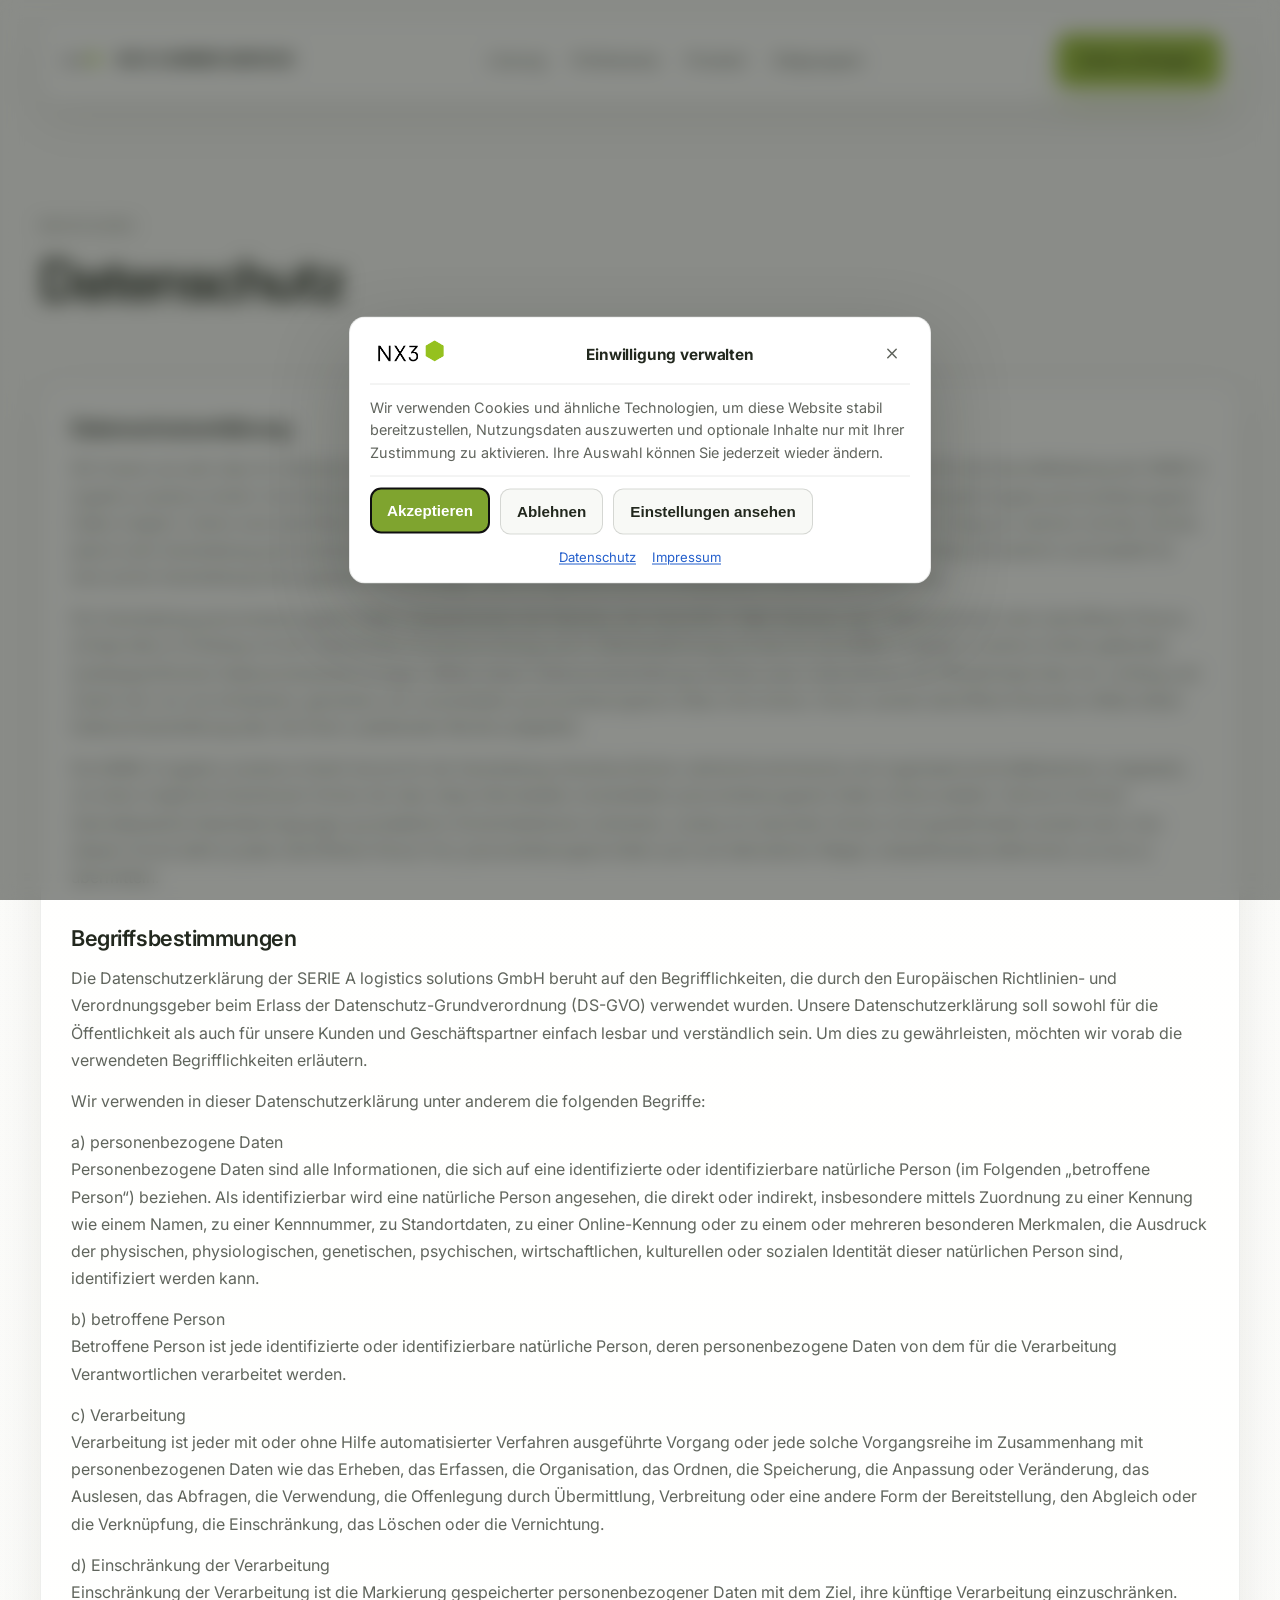
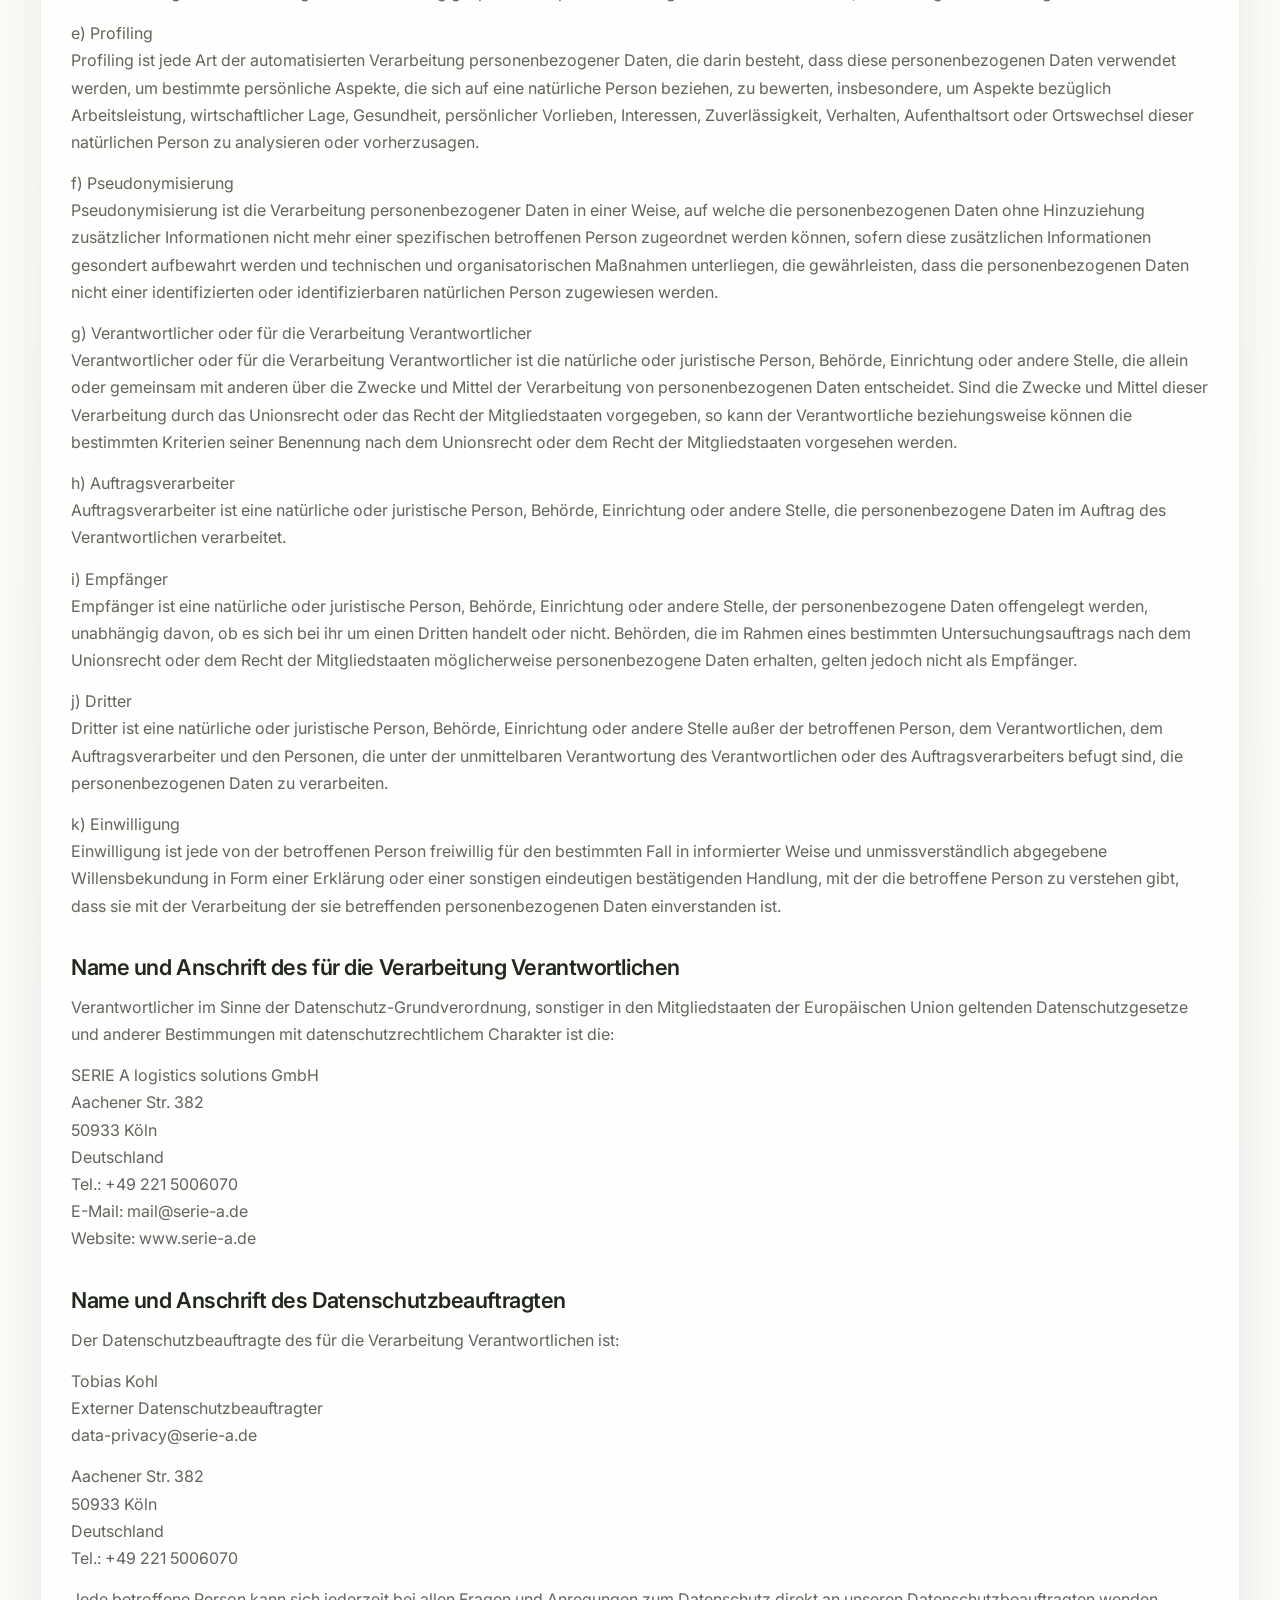
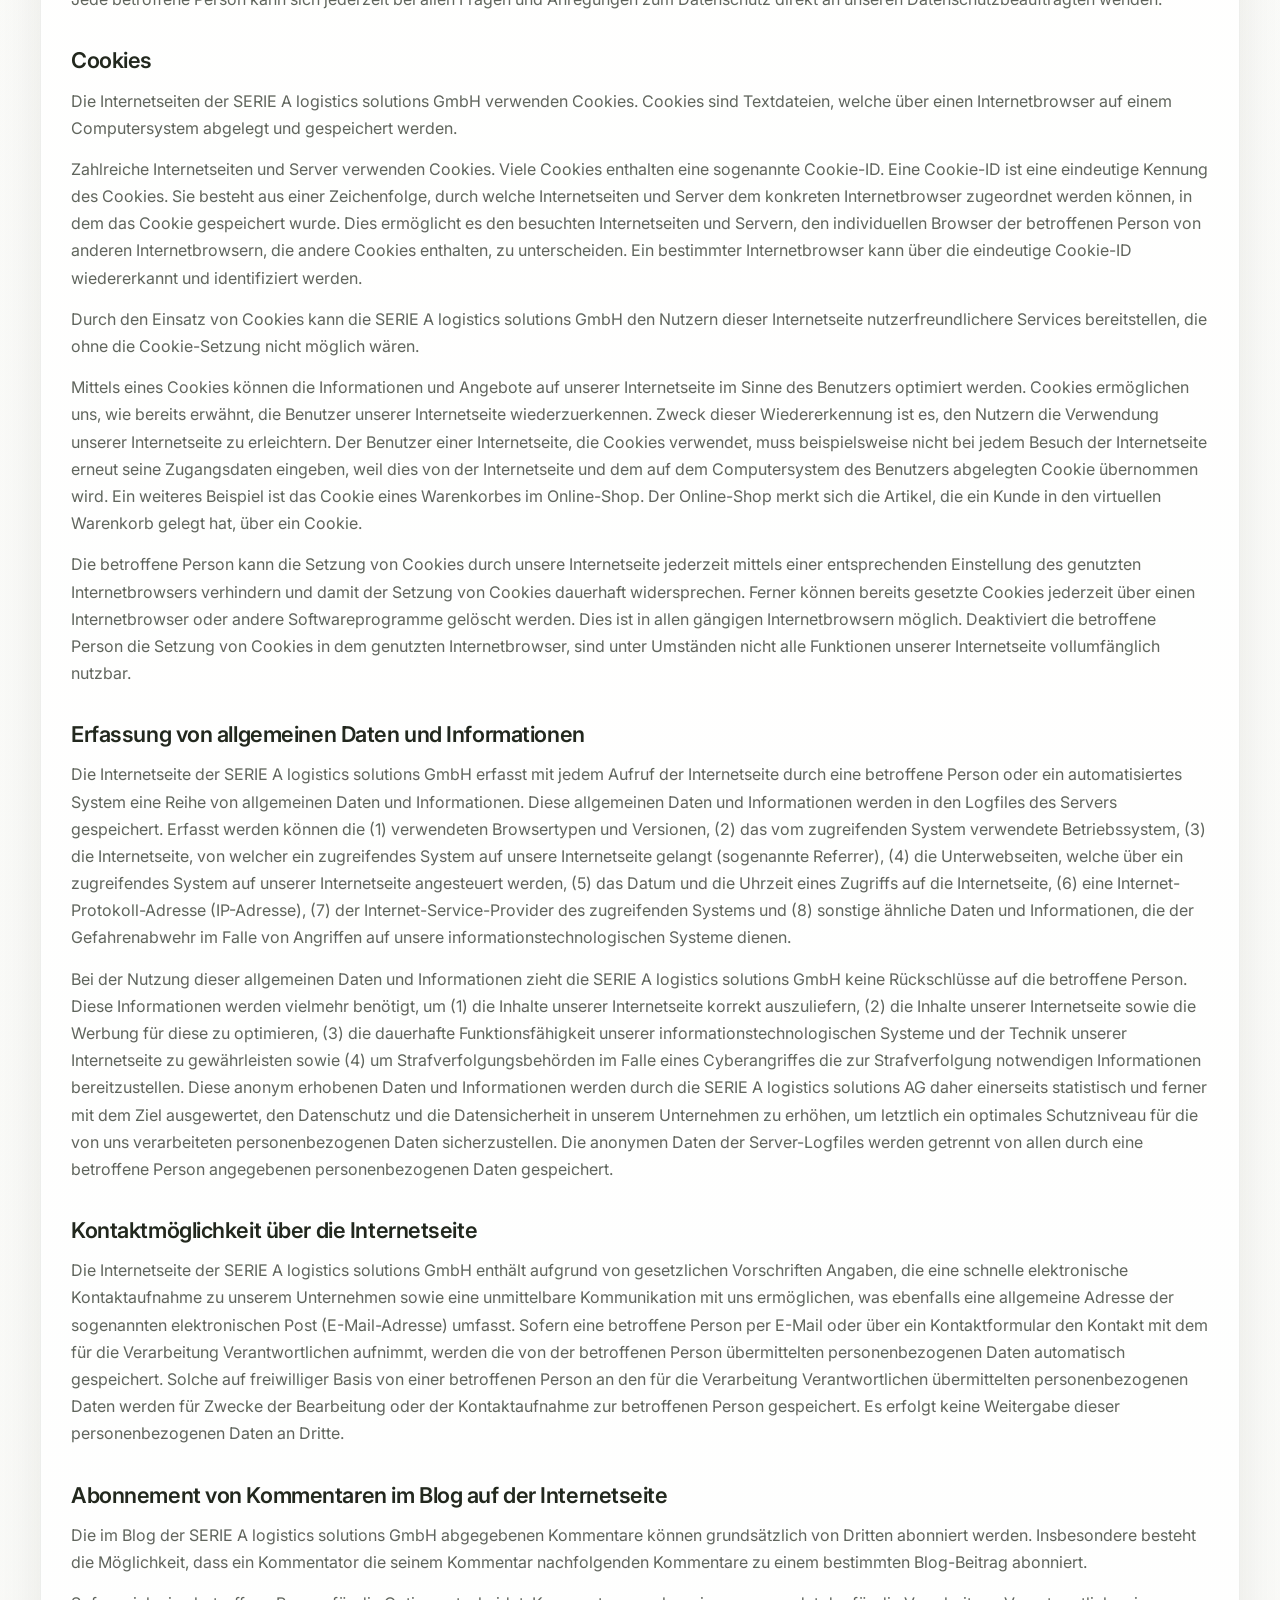
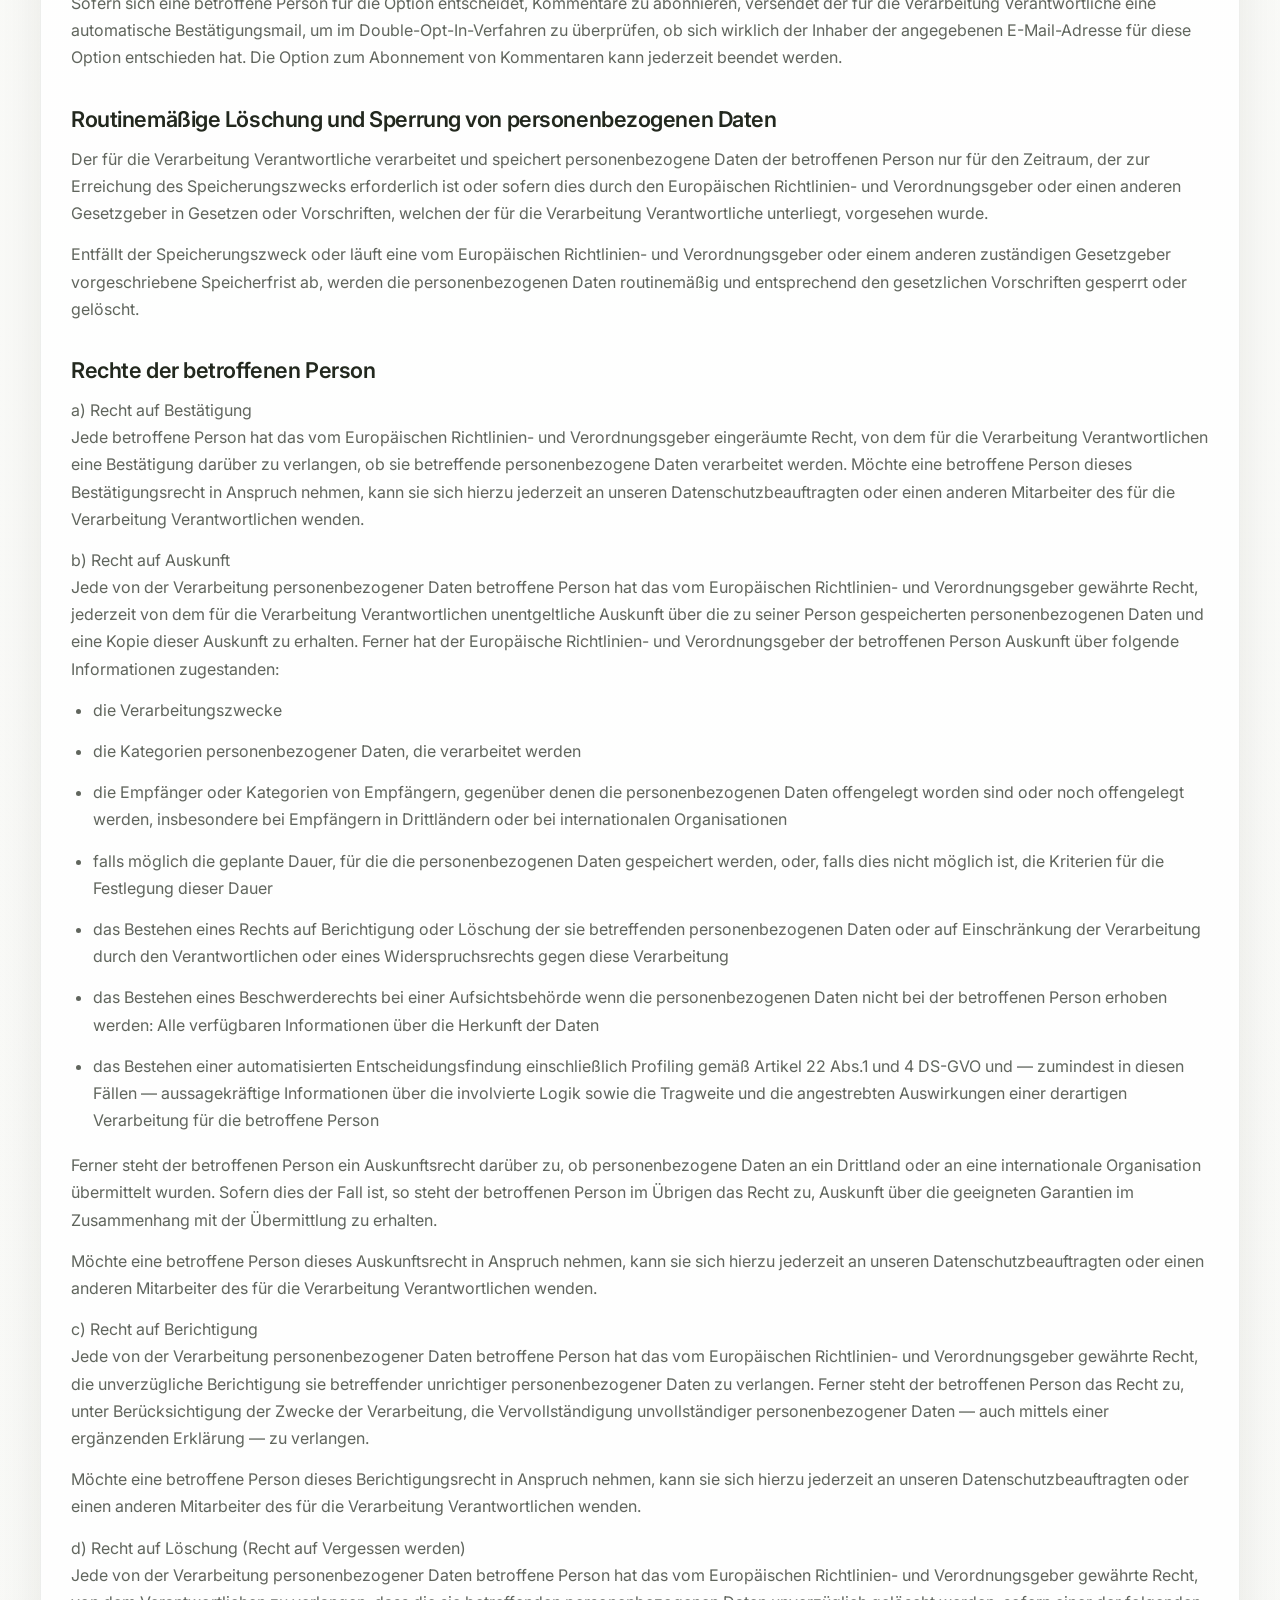
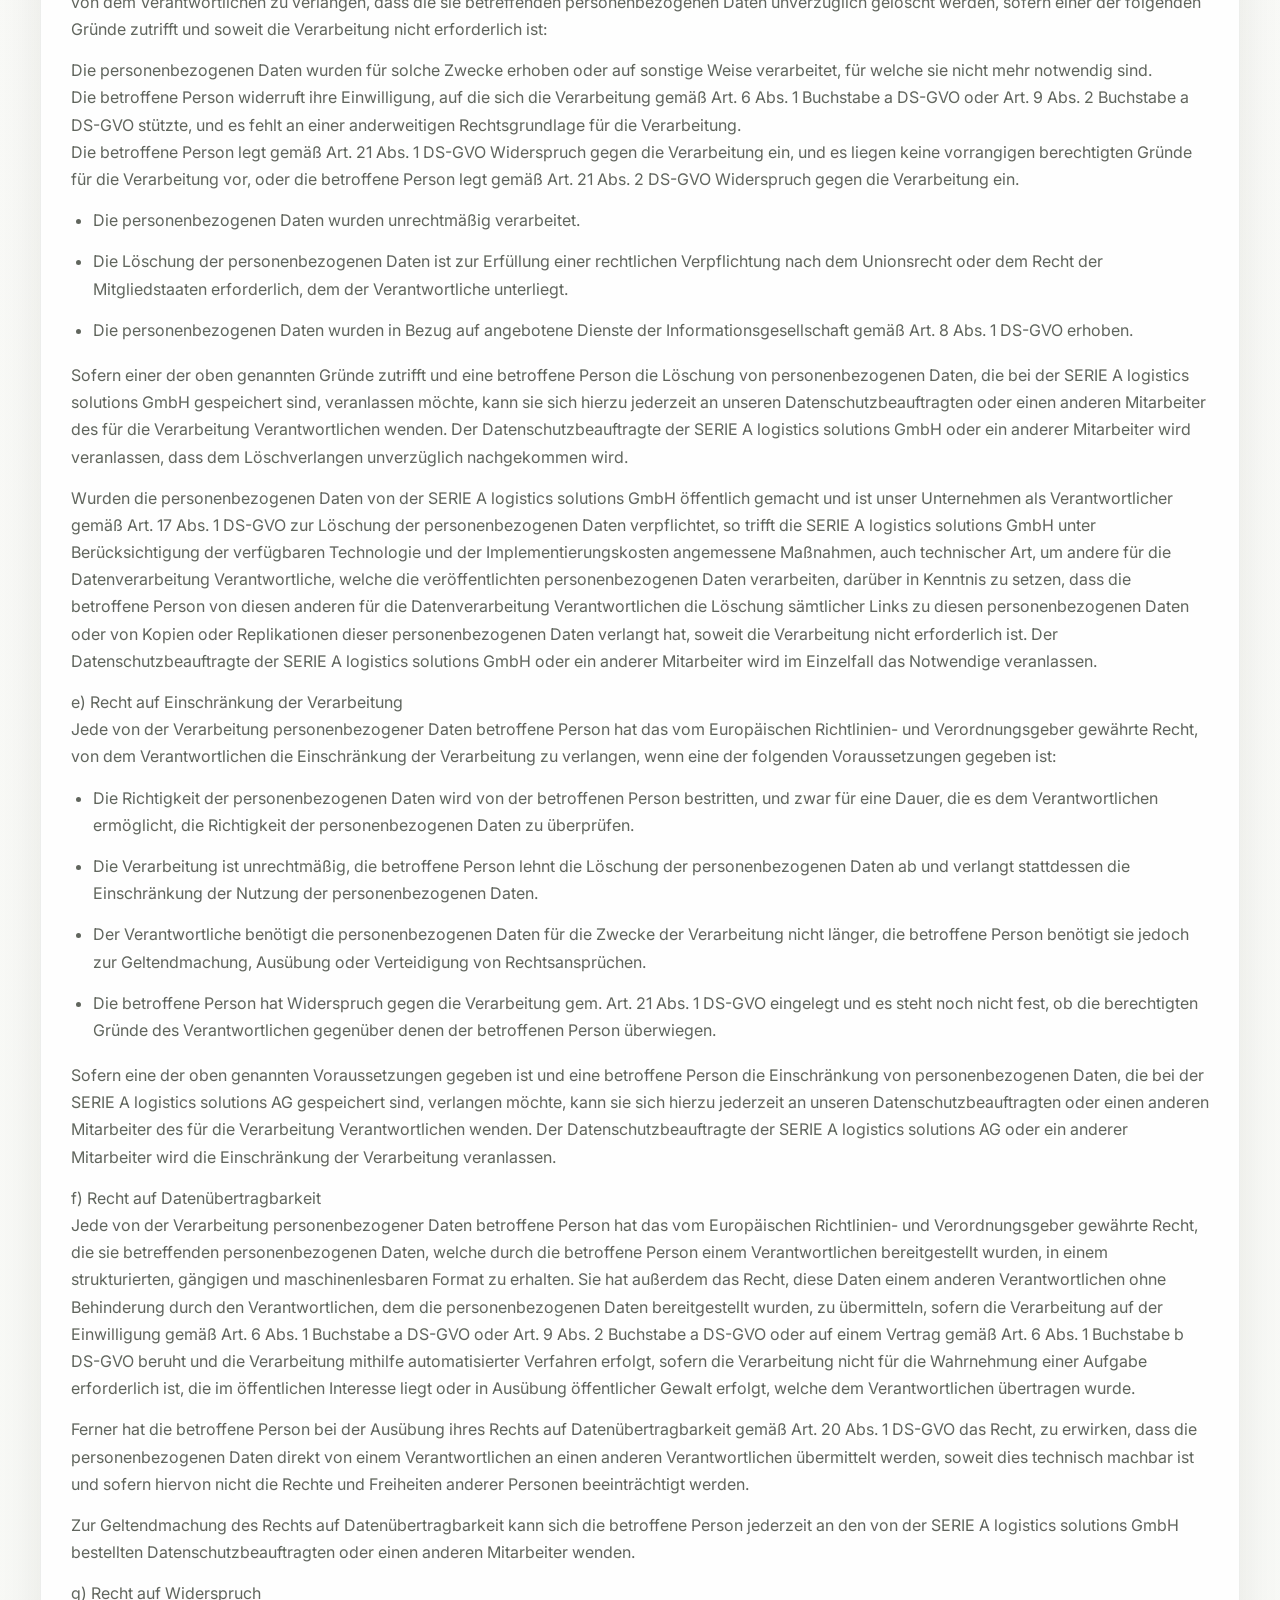
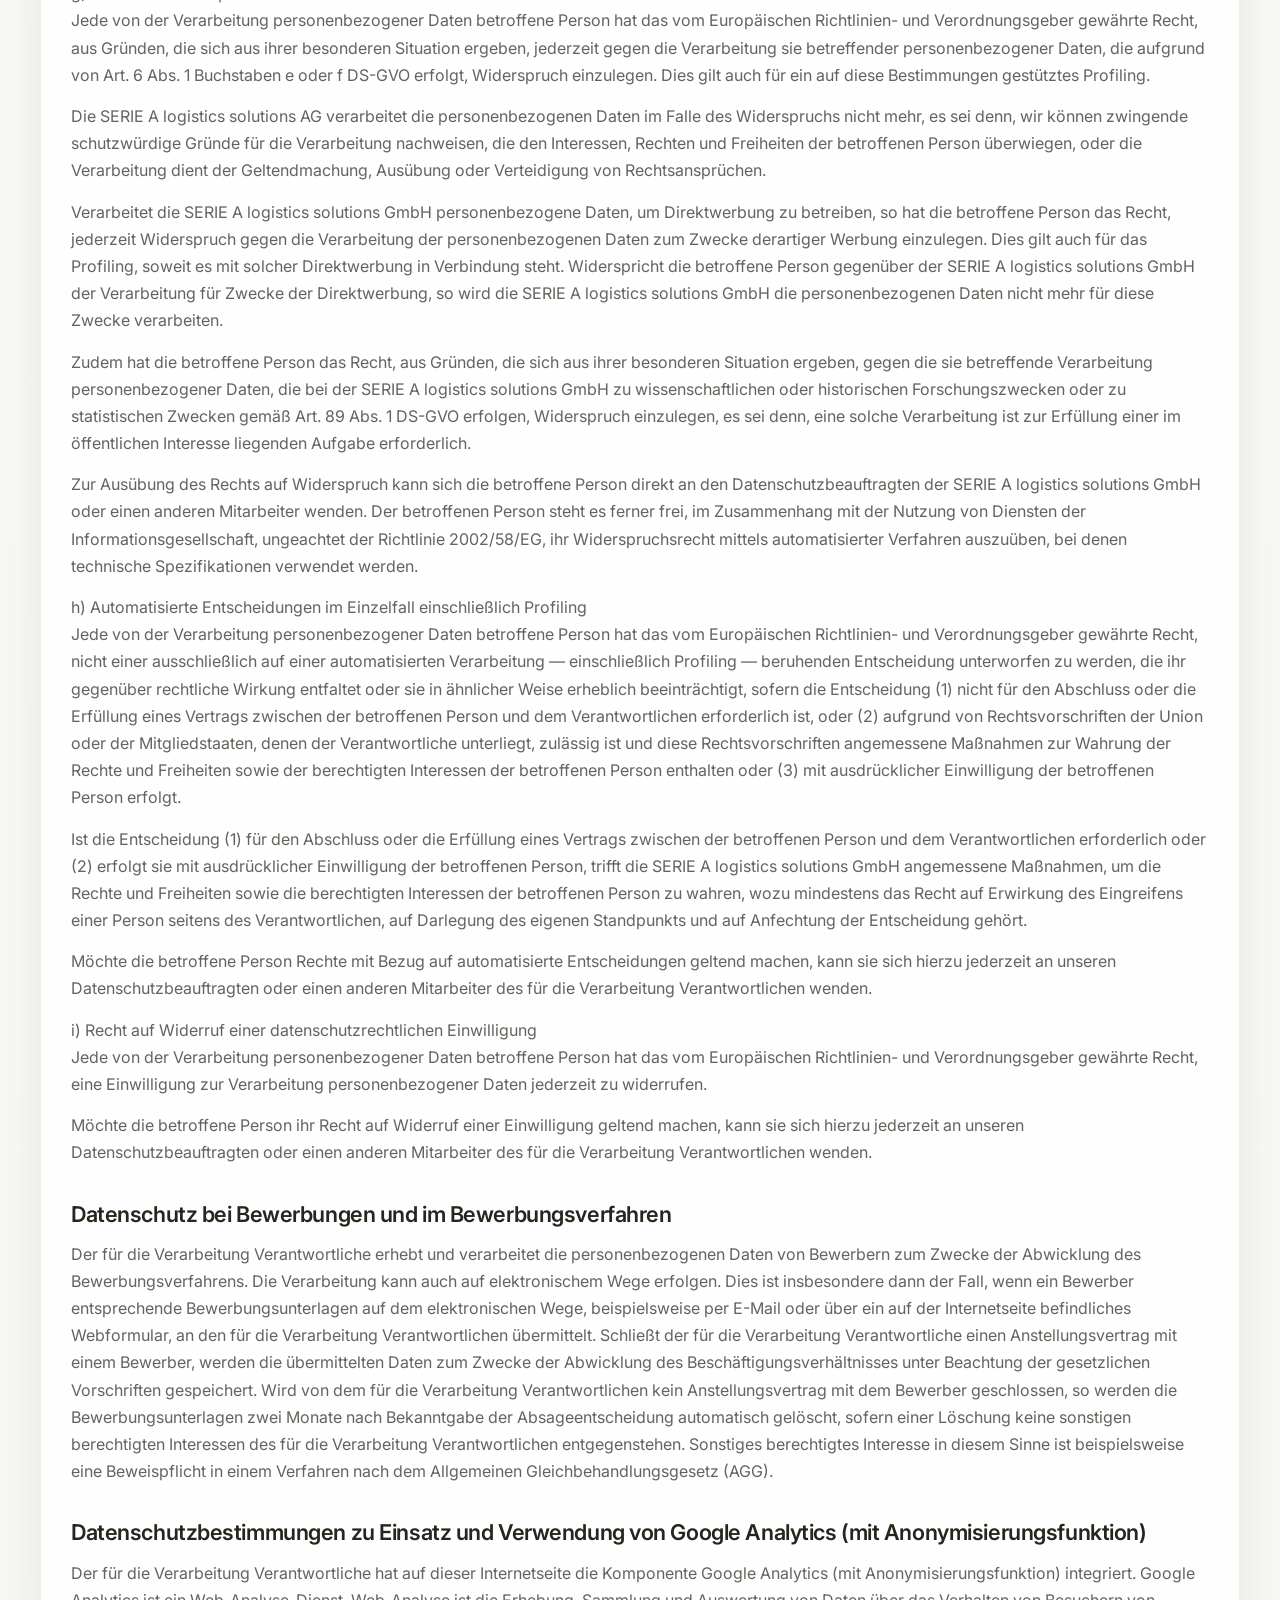
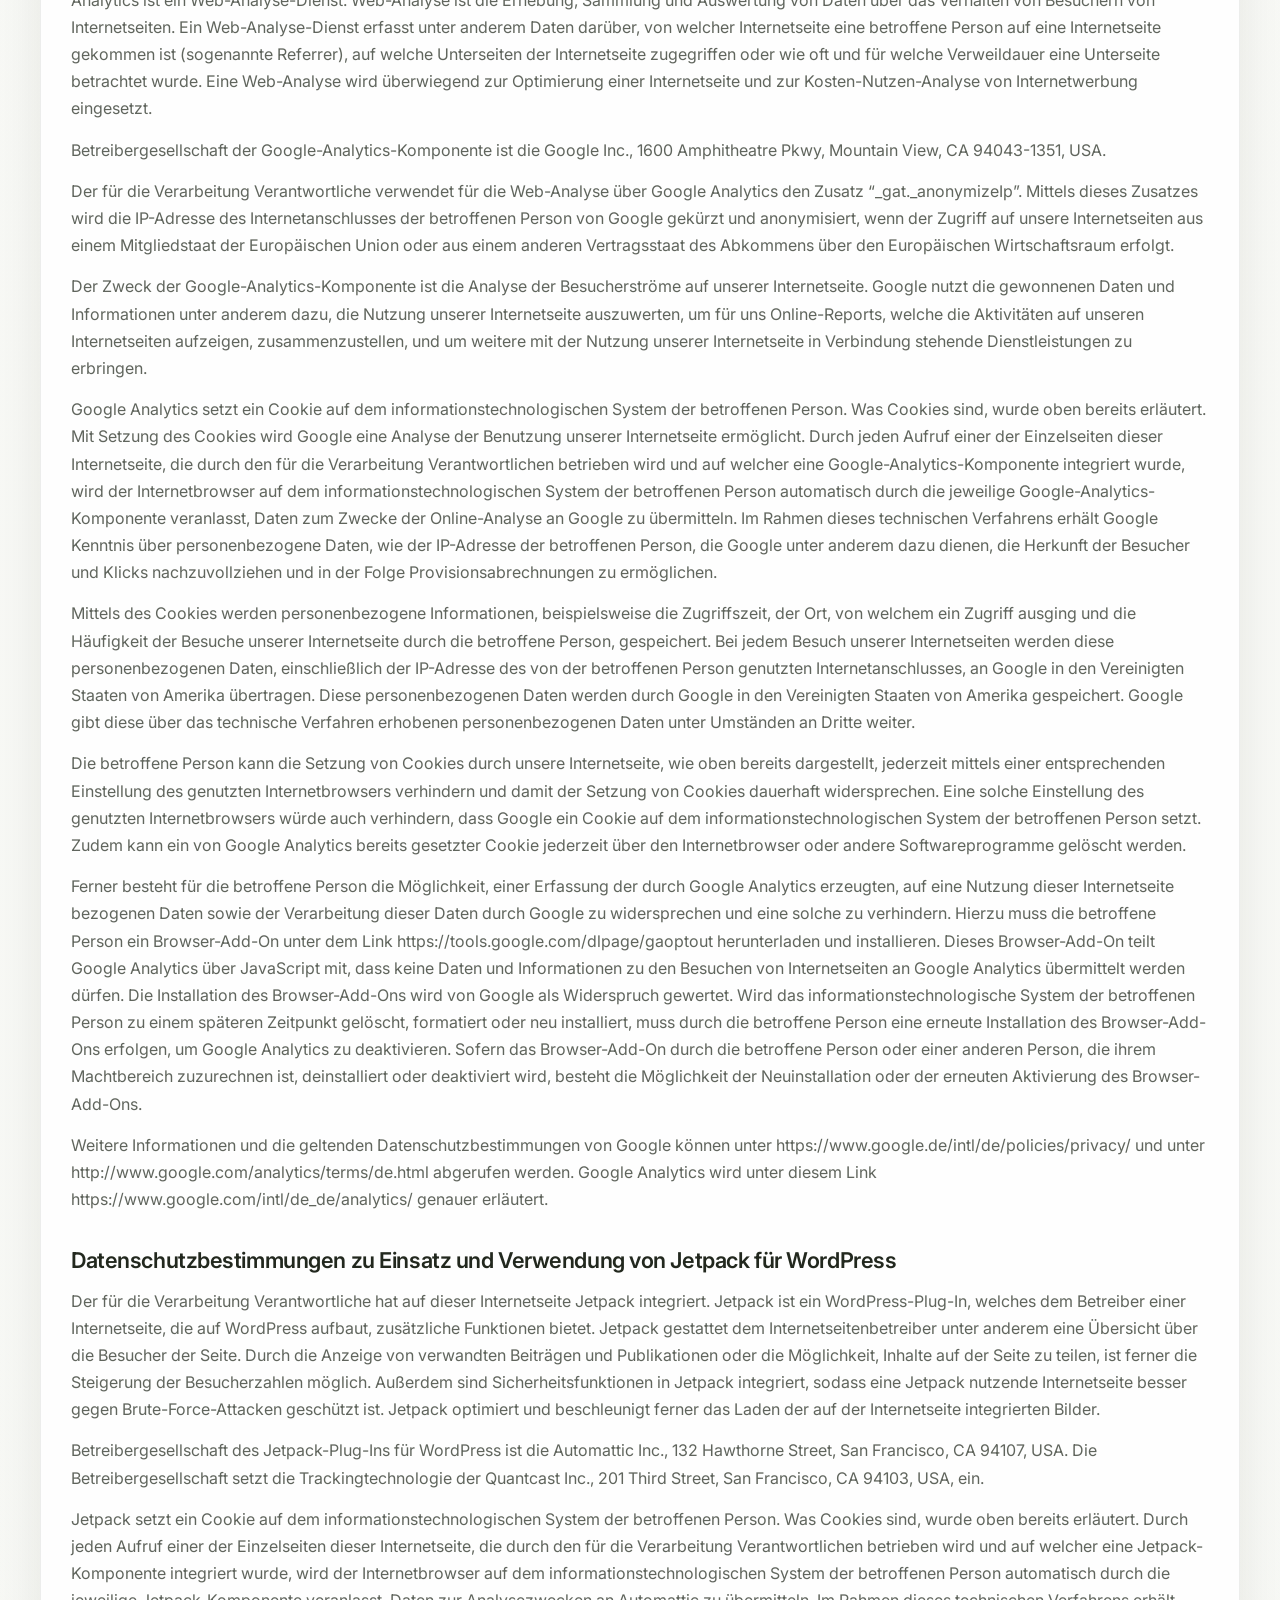
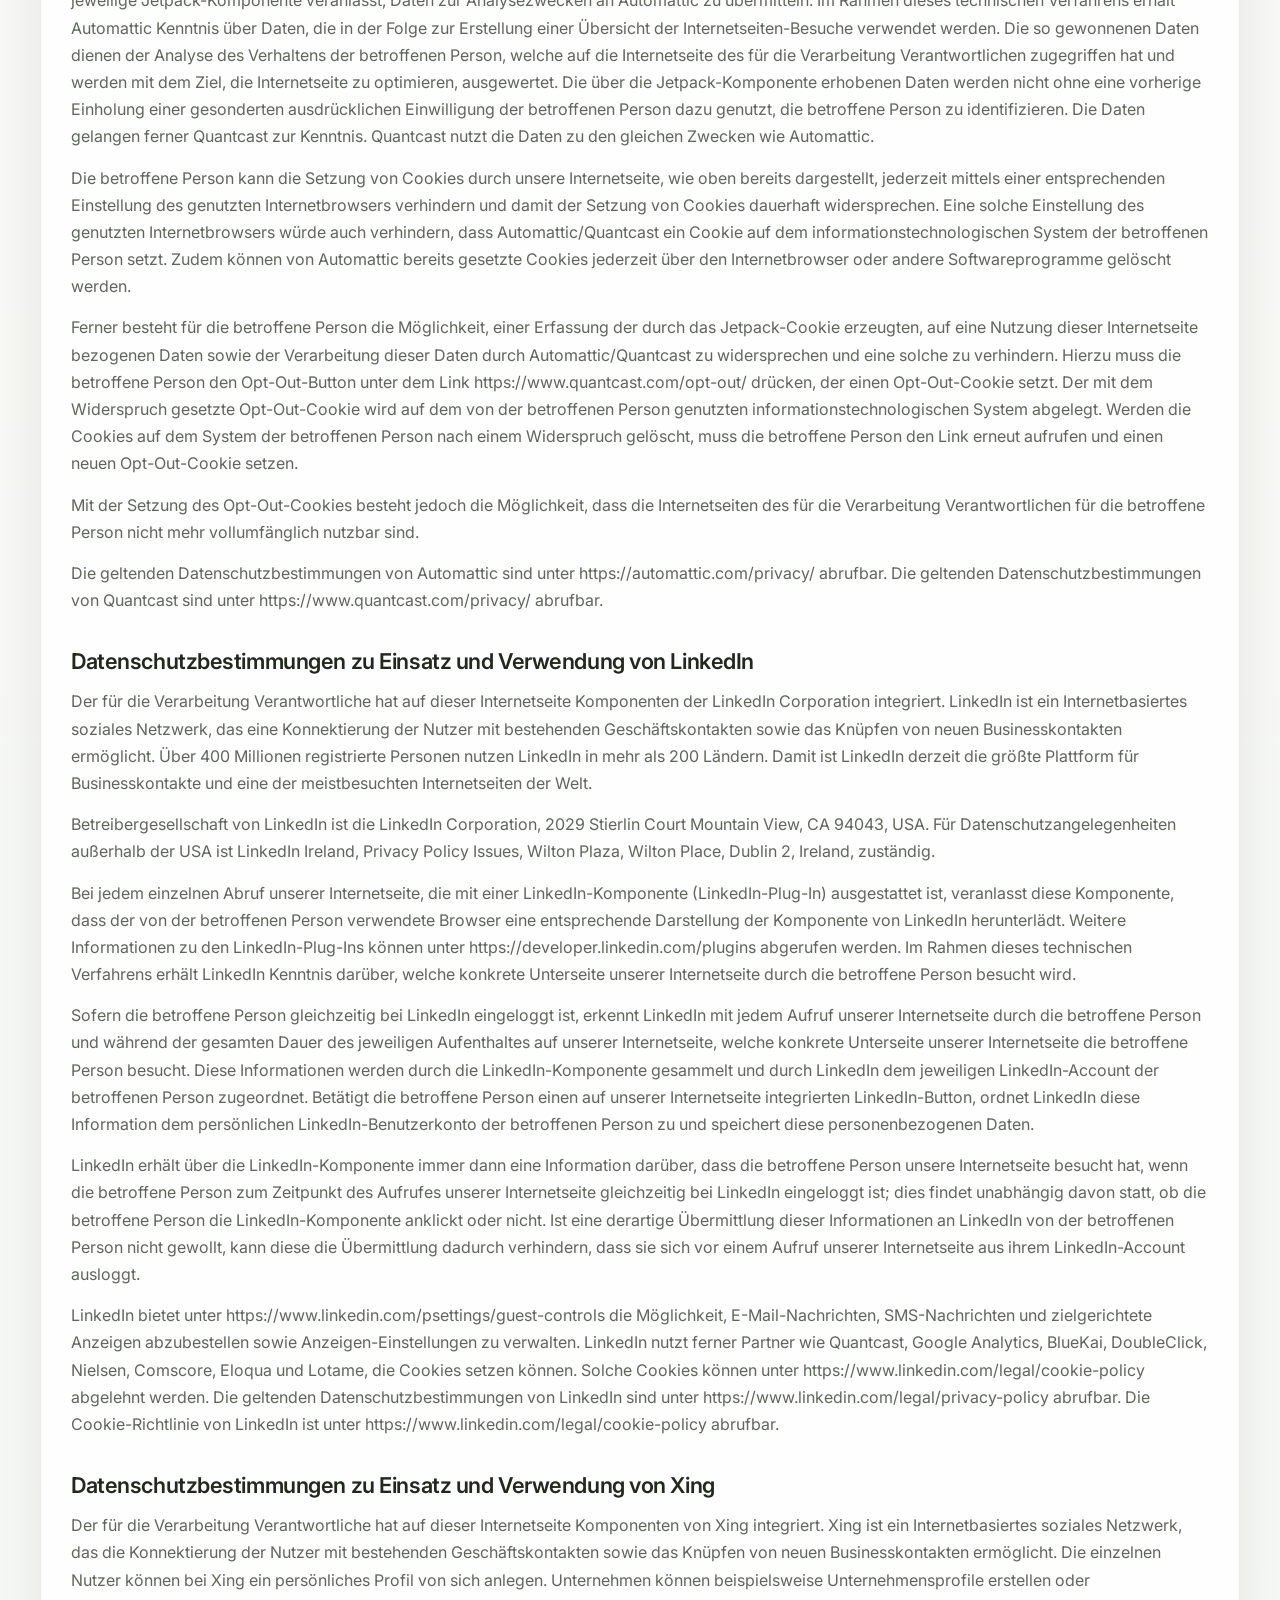
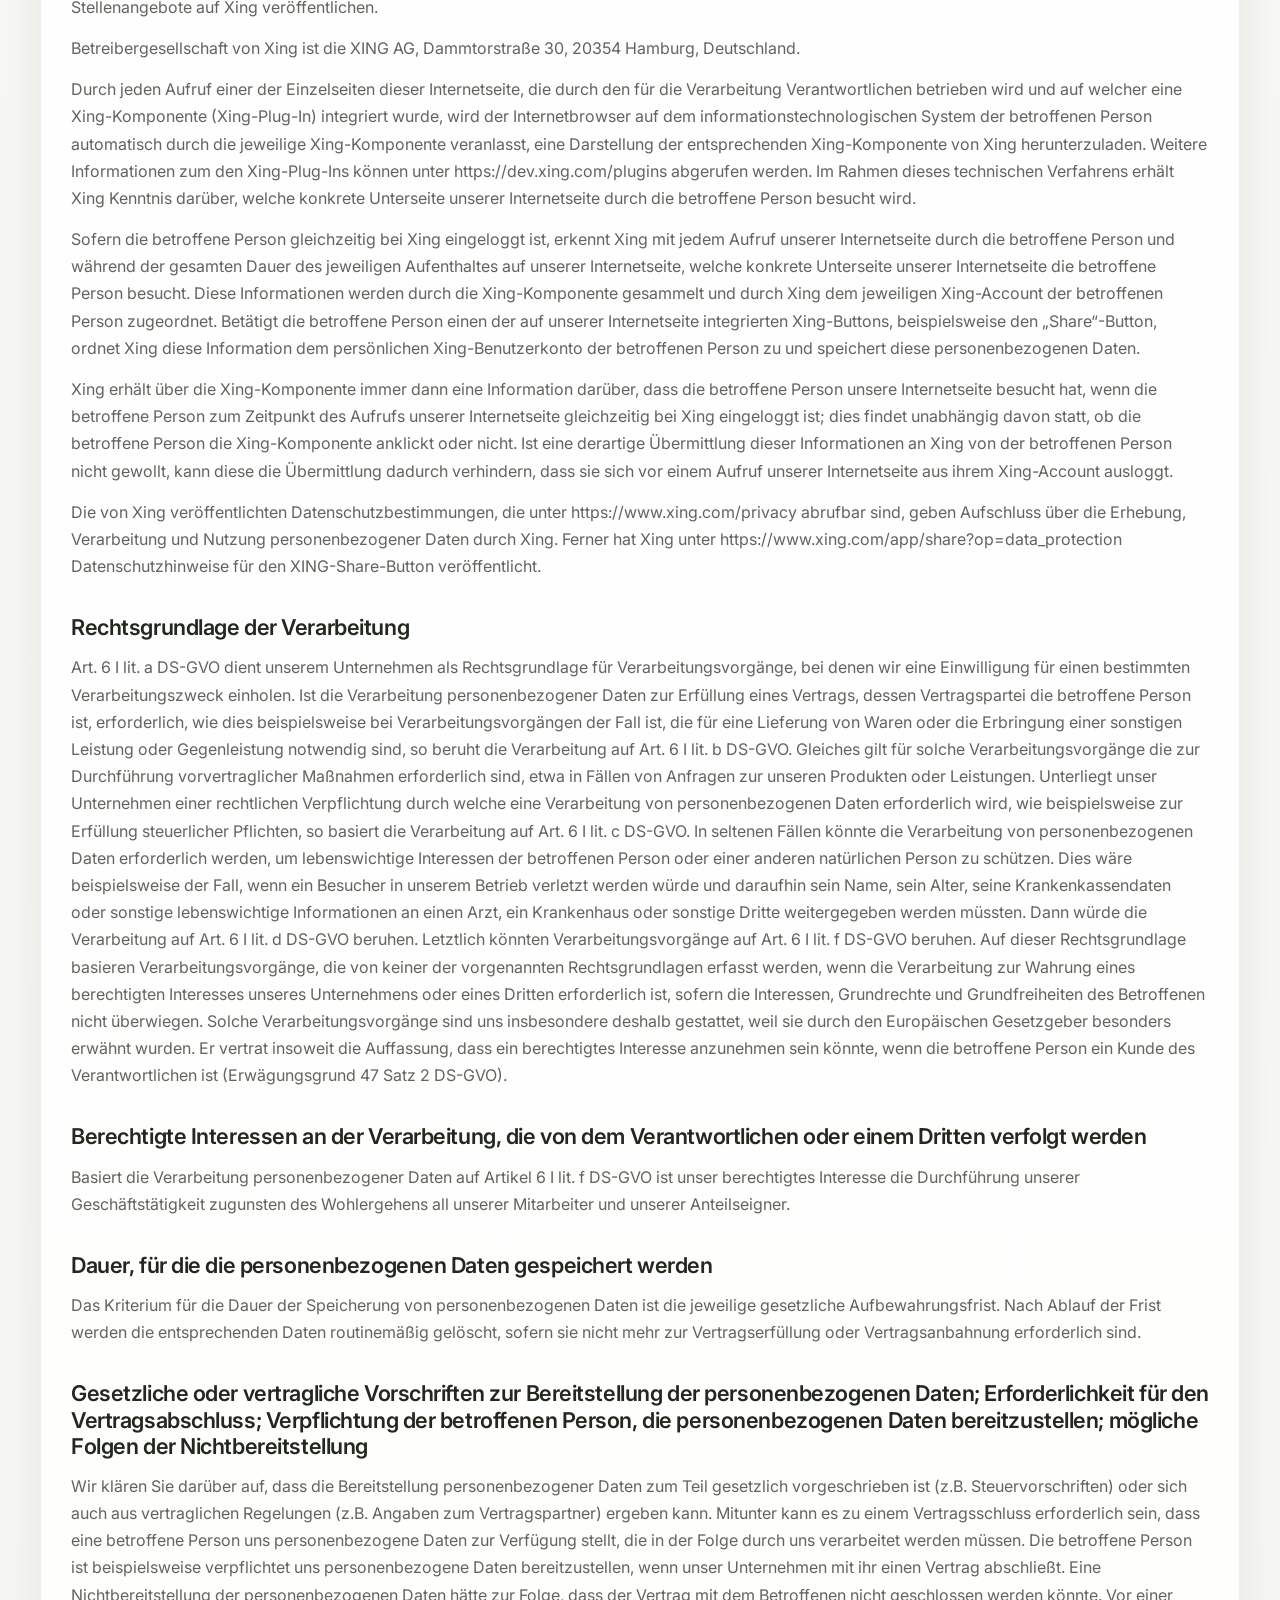
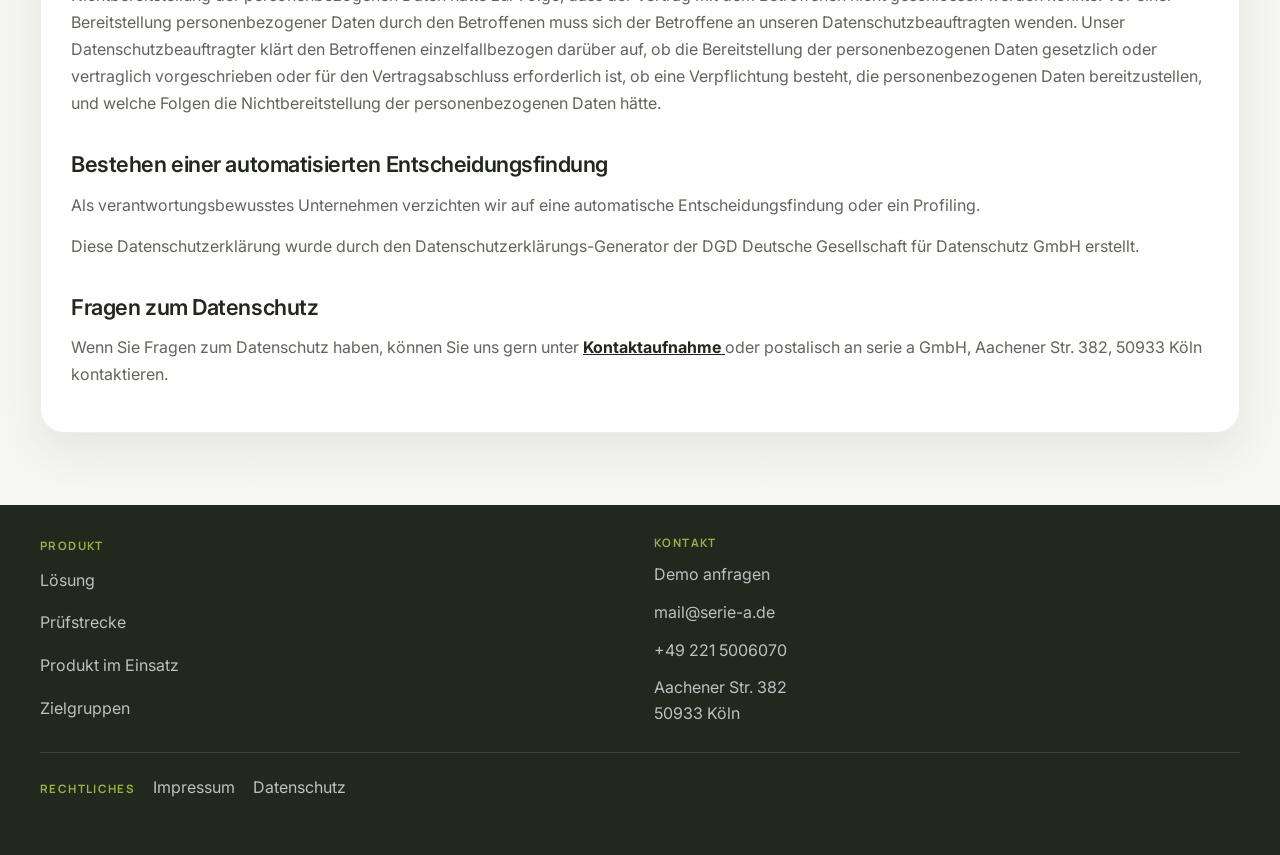
<file: datenschutz.html>
<!DOCTYPE html>
<html lang="de">
  <head>
    <meta charset="UTF-8" />
    <meta name="viewport" content="width=device-width, initial-scale=1.0" />
    <title>Datenschutz | NX3 Carrier Service</title>
    <meta
      name="description"
      content="Datenschutzerklärung zum NX3 Carrier Service auf Basis der offiziellen NX3-Seite."
    />
    <link rel="preconnect" href="https://fonts.googleapis.com" />
    <link rel="preconnect" href="https://fonts.gstatic.com" crossorigin />
    <link
      href="https://fonts.googleapis.com/css2?family=Inter:wght@400;500;600;700;800&family=Manrope:wght@600;700&display=swap"
      rel="stylesheet"
    />
    <link rel="stylesheet" href="styles.css" />
    <link rel="stylesheet" href="cookie-consent.css" />
    <script src="config.js"></script>
    <script src="cookie-consent.js" defer></script>
    <script src="script.js" defer></script>
  </head>
  <body>
    <div class="nx3-shell">
      <div class="ambient ambient-one"></div>
      <div class="ambient ambient-two"></div>
      <div class="noise"></div>

      <header class="site-header" data-section="header">
        <div class="nx3-container header-inner">
          <a class="brand" href="index.html" data-track="brand_click">
            <img class="brand-logo" src="assets/nx3-logo.png" alt="NX3 Logo" />
            <span class="brand-copy">
              <strong>NX3 CARRIER SERVICE</strong>
            </span>
          </a>

          <button
            class="menu-toggle"
            id="menu-toggle"
            aria-expanded="false"
            aria-controls="site-nav"
            type="button"
          >
            <span></span>
            <span></span>
          </button>

          <nav class="site-nav" id="site-nav" aria-label="Hauptnavigation">
            <a href="index.html#loesung" data-track="nav_solution">Lösung</a>
            <a href="index.html#nutzen" data-track="nav_value">Prüfstrecke</a>
            <a href="index.html#features" data-track="nav_features">Produkt</a>
            <a href="index.html#zielgruppen" data-track="nav_audiences">Zielgruppen</a>
          </nav>

          <a class="nx3-button nx3-button-primary header-cta" href="index.html#kontakt" data-track="header_cta">
            Demo anfragen
          </a>
        </div>
      </header>

      <main class="legal-page-main">
        <section class="nx3-section legal-section" id="datenschutz" data-section="privacy">
          <div class="nx3-container legal-shell">
            <div class="section-heading legal-heading">
              <p class="nx3-eyebrow">Rechtliches</p>
              <h1 class="legal-page-title">Datenschutz</h1>
            </div>

            <div class="legal-card">
              <article class="legal-richtext">
<h2>Datenschutzerklärung</h2>
<p>Wir freuen uns sehr über Ihr Interesse an unserem Unternehmen. Datenschutz hat einen besonders hohen Stellenwert für die Geschäftsleitung der SERIE A logistics solutions GmbH. Eine Nutzung der Internetseiten der SERIE A logistics solutions GmbH ist grundsätzlich ohne jede Angabe personenbezogener Daten möglich. Sofern eine betroffene Person besondere Services unseres Unternehmens über unsere Internetseite in Anspruch nehmen möchte, könnte jedoch eine Verarbeitung personenbezogener Daten erforderlich werden. Ist die Verarbeitung personenbezogener Daten erforderlich und besteht für eine solche Verarbeitung keine gesetzliche Grundlage, holen wir generell eine Einwilligung der betroffenen Person ein.</p>
<p>Die Verarbeitung personenbezogener Daten, beispielsweise des Namens, der Anschrift, E-Mail-Adresse oder Telefonnummer einer betroffenen Person, erfolgt stets im Einklang mit der Datenschutz-Grundverordnung und in Übereinstimmung mit den für die SERIE A logistics solutions GmbH geltenden landesspezifischen Datenschutzbestimmungen. Mittels dieser Datenschutzerklärung möchte unser Unternehmen die Öffentlichkeit über Art, Umfang und Zweck der von uns erhobenen, genutzten und verarbeiteten personenbezogenen Daten informieren. Ferner werden betroffene Personen mittels dieser Datenschutzerklärung über die ihnen zustehenden Rechte aufgeklärt.</p>
<p>Die SERIE A logistics solutions GmbH hat als für die Verarbeitung Verantwortlicher zahlreiche technische und organisatorische Maßnahmen umgesetzt, um einen möglichst lückenlosen Schutz der über diese Internetseite verarbeiteten personenbezogenen Daten sicherzustellen. Dennoch können Internetbasierte Datenübertragungen grundsätzlich Sicherheitslücken aufweisen, sodass ein absoluter Schutz nicht gewährleistet werden kann. Aus diesem Grund steht es jeder betroffenen Person frei, personenbezogene Daten auch auf alternativen Wegen, beispielsweise telefonisch, an uns zu übermitteln.</p>
<h2>Begriffsbestimmungen</h2>
<p>Die Datenschutzerklärung der SERIE A logistics solutions GmbH beruht auf den Begrifflichkeiten, die durch den Europäischen Richtlinien- und Verordnungsgeber beim Erlass der Datenschutz-Grundverordnung (DS-GVO) verwendet wurden. Unsere Datenschutzerklärung soll sowohl für die Öffentlichkeit als auch für unsere Kunden und Geschäftspartner einfach lesbar und verständlich sein. Um dies zu gewährleisten, möchten wir vorab die verwendeten Begrifflichkeiten erläutern.</p>
<p>Wir verwenden in dieser Datenschutzerklärung unter anderem die folgenden Begriffe:</p>
<p>a) personenbezogene Daten<br/>Personenbezogene Daten sind alle Informationen, die sich auf eine identifizierte oder identifizierbare natürliche Person (im Folgenden „betroffene Person“) beziehen. Als identifizierbar wird eine natürliche Person angesehen, die direkt oder indirekt, insbesondere mittels Zuordnung zu einer Kennung wie einem Namen, zu einer Kennnummer, zu Standortdaten, zu einer Online-Kennung oder zu einem oder mehreren besonderen Merkmalen, die Ausdruck der physischen, physiologischen, genetischen, psychischen, wirtschaftlichen, kulturellen oder sozialen Identität dieser natürlichen Person sind, identifiziert werden kann.</p>
<p>b) betroffene Person<br/>Betroffene Person ist jede identifizierte oder identifizierbare natürliche Person, deren personenbezogene Daten von dem für die Verarbeitung Verantwortlichen verarbeitet werden.</p>
<p>c) Verarbeitung<br/>Verarbeitung ist jeder mit oder ohne Hilfe automatisierter Verfahren ausgeführte Vorgang oder jede solche Vorgangsreihe im Zusammenhang mit personenbezogenen Daten wie das Erheben, das Erfassen, die Organisation, das Ordnen, die Speicherung, die Anpassung oder Veränderung, das Auslesen, das Abfragen, die Verwendung, die Offenlegung durch Übermittlung, Verbreitung oder eine andere Form der Bereitstellung, den Abgleich oder die Verknüpfung, die Einschränkung, das Löschen oder die Vernichtung.</p>
<p>d) Einschränkung der Verarbeitung<br/>Einschränkung der Verarbeitung ist die Markierung gespeicherter personenbezogener Daten mit dem Ziel, ihre künftige Verarbeitung einzuschränken.</p>
<p>e) Profiling<br/>Profiling ist jede Art der automatisierten Verarbeitung personenbezogener Daten, die darin besteht, dass diese personenbezogenen Daten verwendet werden, um bestimmte persönliche Aspekte, die sich auf eine natürliche Person beziehen, zu bewerten, insbesondere, um Aspekte bezüglich Arbeitsleistung, wirtschaftlicher Lage, Gesundheit, persönlicher Vorlieben, Interessen, Zuverlässigkeit, Verhalten, Aufenthaltsort oder Ortswechsel dieser natürlichen Person zu analysieren oder vorherzusagen.</p>
<p>f) Pseudonymisierung<br/>Pseudonymisierung ist die Verarbeitung personenbezogener Daten in einer Weise, auf welche die personenbezogenen Daten ohne Hinzuziehung zusätzlicher Informationen nicht mehr einer spezifischen betroffenen Person zugeordnet werden können, sofern diese zusätzlichen Informationen gesondert aufbewahrt werden und technischen und organisatorischen Maßnahmen unterliegen, die gewährleisten, dass die personenbezogenen Daten nicht einer identifizierten oder identifizierbaren natürlichen Person zugewiesen werden.</p>
<p>g) Verantwortlicher oder für die Verarbeitung Verantwortlicher<br/>Verantwortlicher oder für die Verarbeitung Verantwortlicher ist die natürliche oder juristische Person, Behörde, Einrichtung oder andere Stelle, die allein oder gemeinsam mit anderen über die Zwecke und Mittel der Verarbeitung von personenbezogenen Daten entscheidet. Sind die Zwecke und Mittel dieser Verarbeitung durch das Unionsrecht oder das Recht der Mitgliedstaaten vorgegeben, so kann der Verantwortliche beziehungsweise können die bestimmten Kriterien seiner Benennung nach dem Unionsrecht oder dem Recht der Mitgliedstaaten vorgesehen werden.</p>
<p>h) Auftragsverarbeiter<br/>Auftragsverarbeiter ist eine natürliche oder juristische Person, Behörde, Einrichtung oder andere Stelle, die personenbezogene Daten im Auftrag des Verantwortlichen verarbeitet.</p>
<p>i) Empfänger<br/>Empfänger ist eine natürliche oder juristische Person, Behörde, Einrichtung oder andere Stelle, der personenbezogene Daten offengelegt werden, unabhängig davon, ob es sich bei ihr um einen Dritten handelt oder nicht. Behörden, die im Rahmen eines bestimmten Untersuchungsauftrags nach dem Unionsrecht oder dem Recht der Mitgliedstaaten möglicherweise personenbezogene Daten erhalten, gelten jedoch nicht als Empfänger.</p>
<p>j) Dritter<br/>Dritter ist eine natürliche oder juristische Person, Behörde, Einrichtung oder andere Stelle außer der betroffenen Person, dem Verantwortlichen, dem Auftragsverarbeiter und den Personen, die unter der unmittelbaren Verantwortung des Verantwortlichen oder des Auftragsverarbeiters befugt sind, die personenbezogenen Daten zu verarbeiten.</p>
<p>k) Einwilligung<br/>Einwilligung ist jede von der betroffenen Person freiwillig für den bestimmten Fall in informierter Weise und unmissverständlich abgegebene Willensbekundung in Form einer Erklärung oder einer sonstigen eindeutigen bestätigenden Handlung, mit der die betroffene Person zu verstehen gibt, dass sie mit der Verarbeitung der sie betreffenden personenbezogenen Daten einverstanden ist.</p>
<h2>Name und Anschrift des für die Verarbeitung Verantwortlichen</h2>
<p>Verantwortlicher im Sinne der Datenschutz-Grundverordnung, sonstiger in den Mitgliedstaaten der Europäischen Union geltenden Datenschutzgesetze und anderer Bestimmungen mit datenschutzrechtlichem Charakter ist die:</p>
<p>SERIE A logistics solutions GmbH<br/>Aachener Str. 382<br/>50933 Köln<br/>Deutschland<br/>Tel.: +49 221 5006070<br/>E-Mail: mail@serie-a.de<br/>Website: www.serie-a.de</p>
<h2>Name und Anschrift des Datenschutzbeauftragten</h2>
<p>Der Datenschutzbeauftragte des für die Verarbeitung Verantwortlichen ist:</p>
<p>Tobias Kohl<br/>Externer Datenschutzbeauftragter<br/>data-privacy@serie-a.de</p>
<p>Aachener Str. 382<br/>50933 Köln<br/>Deutschland<br/>Tel.: +49 221 5006070</p>
<p>Jede betroffene Person kann sich jederzeit bei allen Fragen und Anregungen zum Datenschutz direkt an unseren Datenschutzbeauftragten wenden.</p>
<h2>Cookies</h2>
<p>Die Internetseiten der SERIE A logistics solutions GmbH verwenden Cookies. Cookies sind Textdateien, welche über einen Internetbrowser auf einem Computersystem abgelegt und gespeichert werden.</p>
<p>Zahlreiche Internetseiten und Server verwenden Cookies. Viele Cookies enthalten eine sogenannte Cookie-ID. Eine Cookie-ID ist eine eindeutige Kennung des Cookies. Sie besteht aus einer Zeichenfolge, durch welche Internetseiten und Server dem konkreten Internetbrowser zugeordnet werden können, in dem das Cookie gespeichert wurde. Dies ermöglicht es den besuchten Internetseiten und Servern, den individuellen Browser der betroffenen Person von anderen Internetbrowsern, die andere Cookies enthalten, zu unterscheiden. Ein bestimmter Internetbrowser kann über die eindeutige Cookie-ID wiedererkannt und identifiziert werden.</p>
<p>Durch den Einsatz von Cookies kann die SERIE A logistics solutions GmbH den Nutzern dieser Internetseite nutzerfreundlichere Services bereitstellen, die ohne die Cookie-Setzung nicht möglich wären.</p>
<p>Mittels eines Cookies können die Informationen und Angebote auf unserer Internetseite im Sinne des Benutzers optimiert werden. Cookies ermöglichen uns, wie bereits erwähnt, die Benutzer unserer Internetseite wiederzuerkennen. Zweck dieser Wiedererkennung ist es, den Nutzern die Verwendung unserer Internetseite zu erleichtern. Der Benutzer einer Internetseite, die Cookies verwendet, muss beispielsweise nicht bei jedem Besuch der Internetseite erneut seine Zugangsdaten eingeben, weil dies von der Internetseite und dem auf dem Computersystem des Benutzers abgelegten Cookie übernommen wird. Ein weiteres Beispiel ist das Cookie eines Warenkorbes im Online-Shop. Der Online-Shop merkt sich die Artikel, die ein Kunde in den virtuellen Warenkorb gelegt hat, über ein Cookie.</p>
<p>Die betroffene Person kann die Setzung von Cookies durch unsere Internetseite jederzeit mittels einer entsprechenden Einstellung des genutzten Internetbrowsers verhindern und damit der Setzung von Cookies dauerhaft widersprechen. Ferner können bereits gesetzte Cookies jederzeit über einen Internetbrowser oder andere Softwareprogramme gelöscht werden. Dies ist in allen gängigen Internetbrowsern möglich. Deaktiviert die betroffene Person die Setzung von Cookies in dem genutzten Internetbrowser, sind unter Umständen nicht alle Funktionen unserer Internetseite vollumfänglich nutzbar.</p>
<h2>Erfassung von allgemeinen Daten und Informationen</h2>
<p>Die Internetseite der SERIE A logistics solutions GmbH erfasst mit jedem Aufruf der Internetseite durch eine betroffene Person oder ein automatisiertes System eine Reihe von allgemeinen Daten und Informationen. Diese allgemeinen Daten und Informationen werden in den Logfiles des Servers gespeichert. Erfasst werden können die (1) verwendeten Browsertypen und Versionen, (2) das vom zugreifenden System verwendete Betriebssystem, (3) die Internetseite, von welcher ein zugreifendes System auf unsere Internetseite gelangt (sogenannte Referrer), (4) die Unterwebseiten, welche über ein zugreifendes System auf unserer Internetseite angesteuert werden, (5) das Datum und die Uhrzeit eines Zugriffs auf die Internetseite, (6) eine Internet-Protokoll-Adresse (IP-Adresse), (7) der Internet-Service-Provider des zugreifenden Systems und (8) sonstige ähnliche Daten und Informationen, die der Gefahrenabwehr im Falle von Angriffen auf unsere informationstechnologischen Systeme dienen.</p>
<p>Bei der Nutzung dieser allgemeinen Daten und Informationen zieht die SERIE A logistics solutions GmbH keine Rückschlüsse auf die betroffene Person. Diese Informationen werden vielmehr benötigt, um (1) die Inhalte unserer Internetseite korrekt auszuliefern, (2) die Inhalte unserer Internetseite sowie die Werbung für diese zu optimieren, (3) die dauerhafte Funktionsfähigkeit unserer informationstechnologischen Systeme und der Technik unserer Internetseite zu gewährleisten sowie (4) um Strafverfolgungsbehörden im Falle eines Cyberangriffes die zur Strafverfolgung notwendigen Informationen bereitzustellen. Diese anonym erhobenen Daten und Informationen werden durch die SERIE A logistics solutions AG daher einerseits statistisch und ferner mit dem Ziel ausgewertet, den Datenschutz und die Datensicherheit in unserem Unternehmen zu erhöhen, um letztlich ein optimales Schutzniveau für die von uns verarbeiteten personenbezogenen Daten sicherzustellen. Die anonymen Daten der Server-Logfiles werden getrennt von allen durch eine betroffene Person angegebenen personenbezogenen Daten gespeichert.</p>
<h2>Kontaktmöglichkeit über die Internetseite</h2>
<p>Die Internetseite der SERIE A logistics solutions GmbH enthält aufgrund von gesetzlichen Vorschriften Angaben, die eine schnelle elektronische Kontaktaufnahme zu unserem Unternehmen sowie eine unmittelbare Kommunikation mit uns ermöglichen, was ebenfalls eine allgemeine Adresse der sogenannten elektronischen Post (E-Mail-Adresse) umfasst. Sofern eine betroffene Person per E-Mail oder über ein Kontaktformular den Kontakt mit dem für die Verarbeitung Verantwortlichen aufnimmt, werden die von der betroffenen Person übermittelten personenbezogenen Daten automatisch gespeichert. Solche auf freiwilliger Basis von einer betroffenen Person an den für die Verarbeitung Verantwortlichen übermittelten personenbezogenen Daten werden für Zwecke der Bearbeitung oder der Kontaktaufnahme zur betroffenen Person gespeichert. Es erfolgt keine Weitergabe dieser personenbezogenen Daten an Dritte.</p>
<h2>Abonnement von Kommentaren im Blog auf der Internetseite</h2>
<p>Die im Blog der SERIE A logistics solutions GmbH abgegebenen Kommentare können grundsätzlich von Dritten abonniert werden. Insbesondere besteht die Möglichkeit, dass ein Kommentator die seinem Kommentar nachfolgenden Kommentare zu einem bestimmten Blog-Beitrag abonniert.</p>
<p>Sofern sich eine betroffene Person für die Option entscheidet, Kommentare zu abonnieren, versendet der für die Verarbeitung Verantwortliche eine automatische Bestätigungsmail, um im Double-Opt-In-Verfahren zu überprüfen, ob sich wirklich der Inhaber der angegebenen E-Mail-Adresse für diese Option entschieden hat. Die Option zum Abonnement von Kommentaren kann jederzeit beendet werden.</p>
<h2>Routinemäßige Löschung und Sperrung von personenbezogenen Daten</h2>
<p>Der für die Verarbeitung Verantwortliche verarbeitet und speichert personenbezogene Daten der betroffenen Person nur für den Zeitraum, der zur Erreichung des Speicherungszwecks erforderlich ist oder sofern dies durch den Europäischen Richtlinien- und Verordnungsgeber oder einen anderen Gesetzgeber in Gesetzen oder Vorschriften, welchen der für die Verarbeitung Verantwortliche unterliegt, vorgesehen wurde.</p>
<p>Entfällt der Speicherungszweck oder läuft eine vom Europäischen Richtlinien- und Verordnungsgeber oder einem anderen zuständigen Gesetzgeber vorgeschriebene Speicherfrist ab, werden die personenbezogenen Daten routinemäßig und entsprechend den gesetzlichen Vorschriften gesperrt oder gelöscht.</p>
<h2>Rechte der betroffenen Person</h2>
<p>a) Recht auf Bestätigung<br/>Jede betroffene Person hat das vom Europäischen Richtlinien- und Verordnungsgeber eingeräumte Recht, von dem für die Verarbeitung Verantwortlichen eine Bestätigung darüber zu verlangen, ob sie betreffende personenbezogene Daten verarbeitet werden. Möchte eine betroffene Person dieses Bestätigungsrecht in Anspruch nehmen, kann sie sich hierzu jederzeit an unseren Datenschutzbeauftragten oder einen anderen Mitarbeiter des für die Verarbeitung Verantwortlichen wenden.</p>
<p>b) Recht auf Auskunft<br/>Jede von der Verarbeitung personenbezogener Daten betroffene Person hat das vom Europäischen Richtlinien- und Verordnungsgeber gewährte Recht, jederzeit von dem für die Verarbeitung Verantwortlichen unentgeltliche Auskunft über die zu seiner Person gespeicherten personenbezogenen Daten und eine Kopie dieser Auskunft zu erhalten. Ferner hat der Europäische Richtlinien- und Verordnungsgeber der betroffenen Person Auskunft über folgende Informationen zugestanden:</p>
<ul><li>die Verarbeitungszwecke</li><li>die Kategorien personenbezogener Daten, die verarbeitet werden</li><li>die Empfänger oder Kategorien von Empfängern, gegenüber denen die personenbezogenen Daten offengelegt worden sind oder noch offengelegt werden, insbesondere bei Empfängern in Drittländern oder bei internationalen Organisationen</li><li>falls möglich die geplante Dauer, für die die personenbezogenen Daten gespeichert werden, oder, falls dies nicht möglich ist, die Kriterien für die Festlegung dieser Dauer</li><li>das Bestehen eines Rechts auf Berichtigung oder Löschung der sie betreffenden personenbezogenen Daten oder auf Einschränkung der Verarbeitung durch den Verantwortlichen oder eines Widerspruchsrechts gegen diese Verarbeitung</li><li>das Bestehen eines Beschwerderechts bei einer Aufsichtsbehörde wenn die personenbezogenen Daten nicht bei der betroffenen Person erhoben werden: Alle verfügbaren Informationen über die Herkunft der Daten</li><li>das Bestehen einer automatisierten Entscheidungsfindung einschließlich Profiling gemäß Artikel 22 Abs.1 und 4 DS-GVO und — zumindest in diesen Fällen — aussagekräftige Informationen über die involvierte Logik sowie die Tragweite und die angestrebten Auswirkungen einer derartigen Verarbeitung für die betroffene Person</li></ul>
<p>Ferner steht der betroffenen Person ein Auskunftsrecht darüber zu, ob personenbezogene Daten an ein Drittland oder an eine internationale Organisation übermittelt wurden. Sofern dies der Fall ist, so steht der betroffenen Person im Übrigen das Recht zu, Auskunft über die geeigneten Garantien im Zusammenhang mit der Übermittlung zu erhalten.</p>
<p>Möchte eine betroffene Person dieses Auskunftsrecht in Anspruch nehmen, kann sie sich hierzu jederzeit an unseren Datenschutzbeauftragten oder einen anderen Mitarbeiter des für die Verarbeitung Verantwortlichen wenden.</p>
<p>c) Recht auf Berichtigung<br/>Jede von der Verarbeitung personenbezogener Daten betroffene Person hat das vom Europäischen Richtlinien- und Verordnungsgeber gewährte Recht, die unverzügliche Berichtigung sie betreffender unrichtiger personenbezogener Daten zu verlangen. Ferner steht der betroffenen Person das Recht zu, unter Berücksichtigung der Zwecke der Verarbeitung, die Vervollständigung unvollständiger personenbezogener Daten — auch mittels einer ergänzenden Erklärung — zu verlangen.</p>
<p>Möchte eine betroffene Person dieses Berichtigungsrecht in Anspruch nehmen, kann sie sich hierzu jederzeit an unseren Datenschutzbeauftragten oder einen anderen Mitarbeiter des für die Verarbeitung Verantwortlichen wenden.</p>
<p>d) Recht auf Löschung (Recht auf Vergessen werden)<br/>Jede von der Verarbeitung personenbezogener Daten betroffene Person hat das vom Europäischen Richtlinien- und Verordnungsgeber gewährte Recht, von dem Verantwortlichen zu verlangen, dass die sie betreffenden personenbezogenen Daten unverzüglich gelöscht werden, sofern einer der folgenden Gründe zutrifft und soweit die Verarbeitung nicht erforderlich ist:</p>
<p>Die personenbezogenen Daten wurden für solche Zwecke erhoben oder auf sonstige Weise verarbeitet, für welche sie nicht mehr notwendig sind.<br/>Die betroffene Person widerruft ihre Einwilligung, auf die sich die Verarbeitung gemäß Art. 6 Abs. 1 Buchstabe a DS-GVO oder Art. 9 Abs. 2 Buchstabe a DS-GVO stützte, und es fehlt an einer anderweitigen Rechtsgrundlage für die Verarbeitung.<br/>Die betroffene Person legt gemäß Art. 21 Abs. 1 DS-GVO Widerspruch gegen die Verarbeitung ein, und es liegen keine vorrangigen berechtigten Gründe für die Verarbeitung vor, oder die betroffene Person legt gemäß Art. 21 Abs. 2 DS-GVO Widerspruch gegen die Verarbeitung ein.</p>
<ul><li>Die personenbezogenen Daten wurden unrechtmäßig verarbeitet.</li><li>Die Löschung der personenbezogenen Daten ist zur Erfüllung einer rechtlichen Verpflichtung nach dem Unionsrecht oder dem Recht der Mitgliedstaaten erforderlich, dem der Verantwortliche unterliegt.</li><li>Die personenbezogenen Daten wurden in Bezug auf angebotene Dienste der Informationsgesellschaft gemäß Art. 8 Abs. 1 DS-GVO erhoben.</li></ul>
<p>Sofern einer der oben genannten Gründe zutrifft und eine betroffene Person die Löschung von personenbezogenen Daten, die bei der SERIE A logistics solutions GmbH gespeichert sind, veranlassen möchte, kann sie sich hierzu jederzeit an unseren Datenschutzbeauftragten oder einen anderen Mitarbeiter des für die Verarbeitung Verantwortlichen wenden. Der Datenschutzbeauftragte der SERIE A logistics solutions GmbH oder ein anderer Mitarbeiter wird veranlassen, dass dem Löschverlangen unverzüglich nachgekommen wird.</p>
<p>Wurden die personenbezogenen Daten von der SERIE A logistics solutions GmbH öffentlich gemacht und ist unser Unternehmen als Verantwortlicher gemäß Art. 17 Abs. 1 DS-GVO zur Löschung der personenbezogenen Daten verpflichtet, so trifft die SERIE A logistics solutions GmbH unter Berücksichtigung der verfügbaren Technologie und der Implementierungskosten angemessene Maßnahmen, auch technischer Art, um andere für die Datenverarbeitung Verantwortliche, welche die veröffentlichten personenbezogenen Daten verarbeiten, darüber in Kenntnis zu setzen, dass die betroffene Person von diesen anderen für die Datenverarbeitung Verantwortlichen die Löschung sämtlicher Links zu diesen personenbezogenen Daten oder von Kopien oder Replikationen dieser personenbezogenen Daten verlangt hat, soweit die Verarbeitung nicht erforderlich ist. Der Datenschutzbeauftragte der SERIE A logistics solutions GmbH oder ein anderer Mitarbeiter wird im Einzelfall das Notwendige veranlassen.</p>
<p>e) Recht auf Einschränkung der Verarbeitung<br/>Jede von der Verarbeitung personenbezogener Daten betroffene Person hat das vom Europäischen Richtlinien- und Verordnungsgeber gewährte Recht, von dem Verantwortlichen die Einschränkung der Verarbeitung zu verlangen, wenn eine der folgenden Voraussetzungen gegeben ist:</p>
<ul><li>Die Richtigkeit der personenbezogenen Daten wird von der betroffenen Person bestritten, und zwar für eine Dauer, die es dem Verantwortlichen ermöglicht, die Richtigkeit der personenbezogenen Daten zu überprüfen.</li><li>Die Verarbeitung ist unrechtmäßig, die betroffene Person lehnt die Löschung der personenbezogenen Daten ab und verlangt stattdessen die Einschränkung der Nutzung der personenbezogenen Daten.</li><li>Der Verantwortliche benötigt die personenbezogenen Daten für die Zwecke der Verarbeitung nicht länger, die betroffene Person benötigt sie jedoch zur Geltendmachung, Ausübung oder Verteidigung von Rechtsansprüchen.</li><li>Die betroffene Person hat Widerspruch gegen die Verarbeitung gem. Art. 21 Abs. 1 DS-GVO eingelegt und es steht noch nicht fest, ob die berechtigten Gründe des Verantwortlichen gegenüber denen der betroffenen Person überwiegen.</li></ul>
<p>Sofern eine der oben genannten Voraussetzungen gegeben ist und eine betroffene Person die Einschränkung von personenbezogenen Daten, die bei der SERIE A logistics solutions AG gespeichert sind, verlangen möchte, kann sie sich hierzu jederzeit an unseren Datenschutzbeauftragten oder einen anderen Mitarbeiter des für die Verarbeitung Verantwortlichen wenden. Der Datenschutzbeauftragte der SERIE A logistics solutions AG oder ein anderer Mitarbeiter wird die Einschränkung der Verarbeitung veranlassen.</p>
<p>f) Recht auf Datenübertragbarkeit<br/>Jede von der Verarbeitung personenbezogener Daten betroffene Person hat das vom Europäischen Richtlinien- und Verordnungsgeber gewährte Recht, die sie betreffenden personenbezogenen Daten, welche durch die betroffene Person einem Verantwortlichen bereitgestellt wurden, in einem strukturierten, gängigen und maschinenlesbaren Format zu erhalten. Sie hat außerdem das Recht, diese Daten einem anderen Verantwortlichen ohne Behinderung durch den Verantwortlichen, dem die personenbezogenen Daten bereitgestellt wurden, zu übermitteln, sofern die Verarbeitung auf der Einwilligung gemäß Art. 6 Abs. 1 Buchstabe a DS-GVO oder Art. 9 Abs. 2 Buchstabe a DS-GVO oder auf einem Vertrag gemäß Art. 6 Abs. 1 Buchstabe b DS-GVO beruht und die Verarbeitung mithilfe automatisierter Verfahren erfolgt, sofern die Verarbeitung nicht für die Wahrnehmung einer Aufgabe erforderlich ist, die im öffentlichen Interesse liegt oder in Ausübung öffentlicher Gewalt erfolgt, welche dem Verantwortlichen übertragen wurde.</p>
<p>Ferner hat die betroffene Person bei der Ausübung ihres Rechts auf Datenübertragbarkeit gemäß Art. 20 Abs. 1 DS-GVO das Recht, zu erwirken, dass die personenbezogenen Daten direkt von einem Verantwortlichen an einen anderen Verantwortlichen übermittelt werden, soweit dies technisch machbar ist und sofern hiervon nicht die Rechte und Freiheiten anderer Personen beeinträchtigt werden.</p>
<p>Zur Geltendmachung des Rechts auf Datenübertragbarkeit kann sich die betroffene Person jederzeit an den von der SERIE A logistics solutions GmbH bestellten Datenschutzbeauftragten oder einen anderen Mitarbeiter wenden.</p>
<p>g) Recht auf Widerspruch<br/>Jede von der Verarbeitung personenbezogener Daten betroffene Person hat das vom Europäischen Richtlinien- und Verordnungsgeber gewährte Recht, aus Gründen, die sich aus ihrer besonderen Situation ergeben, jederzeit gegen die Verarbeitung sie betreffender personenbezogener Daten, die aufgrund von Art. 6 Abs. 1 Buchstaben e oder f DS-GVO erfolgt, Widerspruch einzulegen. Dies gilt auch für ein auf diese Bestimmungen gestütztes Profiling.</p>
<p>Die SERIE A logistics solutions AG verarbeitet die personenbezogenen Daten im Falle des Widerspruchs nicht mehr, es sei denn, wir können zwingende schutzwürdige Gründe für die Verarbeitung nachweisen, die den Interessen, Rechten und Freiheiten der betroffenen Person überwiegen, oder die Verarbeitung dient der Geltendmachung, Ausübung oder Verteidigung von Rechtsansprüchen.</p>
<p>Verarbeitet die SERIE A logistics solutions GmbH personenbezogene Daten, um Direktwerbung zu betreiben, so hat die betroffene Person das Recht, jederzeit Widerspruch gegen die Verarbeitung der personenbezogenen Daten zum Zwecke derartiger Werbung einzulegen. Dies gilt auch für das Profiling, soweit es mit solcher Direktwerbung in Verbindung steht. Widerspricht die betroffene Person gegenüber der SERIE A logistics solutions GmbH der Verarbeitung für Zwecke der Direktwerbung, so wird die SERIE A logistics solutions GmbH die personenbezogenen Daten nicht mehr für diese Zwecke verarbeiten.</p>
<p>Zudem hat die betroffene Person das Recht, aus Gründen, die sich aus ihrer besonderen Situation ergeben, gegen die sie betreffende Verarbeitung personenbezogener Daten, die bei der SERIE A logistics solutions GmbH zu wissenschaftlichen oder historischen Forschungszwecken oder zu statistischen Zwecken gemäß Art. 89 Abs. 1 DS-GVO erfolgen, Widerspruch einzulegen, es sei denn, eine solche Verarbeitung ist zur Erfüllung einer im öffentlichen Interesse liegenden Aufgabe erforderlich.</p>
<p>Zur Ausübung des Rechts auf Widerspruch kann sich die betroffene Person direkt an den Datenschutzbeauftragten der SERIE A logistics solutions GmbH oder einen anderen Mitarbeiter wenden. Der betroffenen Person steht es ferner frei, im Zusammenhang mit der Nutzung von Diensten der Informationsgesellschaft, ungeachtet der Richtlinie 2002/58/EG, ihr Widerspruchsrecht mittels automatisierter Verfahren auszuüben, bei denen technische Spezifikationen verwendet werden.</p>
<p>h) Automatisierte Entscheidungen im Einzelfall einschließlich Profiling<br/>Jede von der Verarbeitung personenbezogener Daten betroffene Person hat das vom Europäischen Richtlinien- und Verordnungsgeber gewährte Recht, nicht einer ausschließlich auf einer automatisierten Verarbeitung — einschließlich Profiling — beruhenden Entscheidung unterworfen zu werden, die ihr gegenüber rechtliche Wirkung entfaltet oder sie in ähnlicher Weise erheblich beeinträchtigt, sofern die Entscheidung (1) nicht für den Abschluss oder die Erfüllung eines Vertrags zwischen der betroffenen Person und dem Verantwortlichen erforderlich ist, oder (2) aufgrund von Rechtsvorschriften der Union oder der Mitgliedstaaten, denen der Verantwortliche unterliegt, zulässig ist und diese Rechtsvorschriften angemessene Maßnahmen zur Wahrung der Rechte und Freiheiten sowie der berechtigten Interessen der betroffenen Person enthalten oder (3) mit ausdrücklicher Einwilligung der betroffenen Person erfolgt.</p>
<p>Ist die Entscheidung (1) für den Abschluss oder die Erfüllung eines Vertrags zwischen der betroffenen Person und dem Verantwortlichen erforderlich oder (2) erfolgt sie mit ausdrücklicher Einwilligung der betroffenen Person, trifft die SERIE A logistics solutions GmbH angemessene Maßnahmen, um die Rechte und Freiheiten sowie die berechtigten Interessen der betroffenen Person zu wahren, wozu mindestens das Recht auf Erwirkung des Eingreifens einer Person seitens des Verantwortlichen, auf Darlegung des eigenen Standpunkts und auf Anfechtung der Entscheidung gehört.</p>
<p>Möchte die betroffene Person Rechte mit Bezug auf automatisierte Entscheidungen geltend machen, kann sie sich hierzu jederzeit an unseren Datenschutzbeauftragten oder einen anderen Mitarbeiter des für die Verarbeitung Verantwortlichen wenden.</p>
<p>i) Recht auf Widerruf einer datenschutzrechtlichen Einwilligung<br/>Jede von der Verarbeitung personenbezogener Daten betroffene Person hat das vom Europäischen Richtlinien- und Verordnungsgeber gewährte Recht, eine Einwilligung zur Verarbeitung personenbezogener Daten jederzeit zu widerrufen.</p>
<p>Möchte die betroffene Person ihr Recht auf Widerruf einer Einwilligung geltend machen, kann sie sich hierzu jederzeit an unseren Datenschutzbeauftragten oder einen anderen Mitarbeiter des für die Verarbeitung Verantwortlichen wenden.</p>
<h2>Datenschutz bei Bewerbungen und im Bewerbungsverfahren</h2>
<p>Der für die Verarbeitung Verantwortliche erhebt und verarbeitet die personenbezogenen Daten von Bewerbern zum Zwecke der Abwicklung des Bewerbungsverfahrens. Die Verarbeitung kann auch auf elektronischem Wege erfolgen. Dies ist insbesondere dann der Fall, wenn ein Bewerber entsprechende Bewerbungsunterlagen auf dem elektronischen Wege, beispielsweise per E-Mail oder über ein auf der Internetseite befindliches Webformular, an den für die Verarbeitung Verantwortlichen übermittelt. Schließt der für die Verarbeitung Verantwortliche einen Anstellungsvertrag mit einem Bewerber, werden die übermittelten Daten zum Zwecke der Abwicklung des Beschäftigungsverhältnisses unter Beachtung der gesetzlichen Vorschriften gespeichert. Wird von dem für die Verarbeitung Verantwortlichen kein Anstellungsvertrag mit dem Bewerber geschlossen, so werden die Bewerbungsunterlagen zwei Monate nach Bekanntgabe der Absageentscheidung automatisch gelöscht, sofern einer Löschung keine sonstigen berechtigten Interessen des für die Verarbeitung Verantwortlichen entgegenstehen. Sonstiges berechtigtes Interesse in diesem Sinne ist beispielsweise eine Beweispflicht in einem Verfahren nach dem Allgemeinen Gleichbehandlungsgesetz (AGG).</p>
<h2>Datenschutzbestimmungen zu Einsatz und Verwendung von Google Analytics (mit Anonymisierungsfunktion)</h2>
<p>Der für die Verarbeitung Verantwortliche hat auf dieser Internetseite die Komponente Google Analytics (mit Anonymisierungsfunktion) integriert. Google Analytics ist ein Web-Analyse-Dienst. Web-Analyse ist die Erhebung, Sammlung und Auswertung von Daten über das Verhalten von Besuchern von Internetseiten. Ein Web-Analyse-Dienst erfasst unter anderem Daten darüber, von welcher Internetseite eine betroffene Person auf eine Internetseite gekommen ist (sogenannte Referrer), auf welche Unterseiten der Internetseite zugegriffen oder wie oft und für welche Verweildauer eine Unterseite betrachtet wurde. Eine Web-Analyse wird überwiegend zur Optimierung einer Internetseite und zur Kosten-Nutzen-Analyse von Internetwerbung eingesetzt.</p>
<p>Betreibergesellschaft der Google-Analytics-Komponente ist die Google Inc., 1600 Amphitheatre Pkwy, Mountain View, CA 94043-1351, USA.</p>
<p>Der für die Verarbeitung Verantwortliche verwendet für die Web-Analyse über Google Analytics den Zusatz “_gat._anonymizeIp”. Mittels dieses Zusatzes wird die IP-Adresse des Internetanschlusses der betroffenen Person von Google gekürzt und anonymisiert, wenn der Zugriff auf unsere Internetseiten aus einem Mitgliedstaat der Europäischen Union oder aus einem anderen Vertragsstaat des Abkommens über den Europäischen Wirtschaftsraum erfolgt.</p>
<p>Der Zweck der Google-Analytics-Komponente ist die Analyse der Besucherströme auf unserer Internetseite. Google nutzt die gewonnenen Daten und Informationen unter anderem dazu, die Nutzung unserer Internetseite auszuwerten, um für uns Online-Reports, welche die Aktivitäten auf unseren Internetseiten aufzeigen, zusammenzustellen, und um weitere mit der Nutzung unserer Internetseite in Verbindung stehende Dienstleistungen zu erbringen.</p>
<p>Google Analytics setzt ein Cookie auf dem informationstechnologischen System der betroffenen Person. Was Cookies sind, wurde oben bereits erläutert. Mit Setzung des Cookies wird Google eine Analyse der Benutzung unserer Internetseite ermöglicht. Durch jeden Aufruf einer der Einzelseiten dieser Internetseite, die durch den für die Verarbeitung Verantwortlichen betrieben wird und auf welcher eine Google-Analytics-Komponente integriert wurde, wird der Internetbrowser auf dem informationstechnologischen System der betroffenen Person automatisch durch die jeweilige Google-Analytics-Komponente veranlasst, Daten zum Zwecke der Online-Analyse an Google zu übermitteln. Im Rahmen dieses technischen Verfahrens erhält Google Kenntnis über personenbezogene Daten, wie der IP-Adresse der betroffenen Person, die Google unter anderem dazu dienen, die Herkunft der Besucher und Klicks nachzuvollziehen und in der Folge Provisionsabrechnungen zu ermöglichen.</p>
<p>Mittels des Cookies werden personenbezogene Informationen, beispielsweise die Zugriffszeit, der Ort, von welchem ein Zugriff ausging und die Häufigkeit der Besuche unserer Internetseite durch die betroffene Person, gespeichert. Bei jedem Besuch unserer Internetseiten werden diese personenbezogenen Daten, einschließlich der IP-Adresse des von der betroffenen Person genutzten Internetanschlusses, an Google in den Vereinigten Staaten von Amerika übertragen. Diese personenbezogenen Daten werden durch Google in den Vereinigten Staaten von Amerika gespeichert. Google gibt diese über das technische Verfahren erhobenen personenbezogenen Daten unter Umständen an Dritte weiter.</p>
<p>Die betroffene Person kann die Setzung von Cookies durch unsere Internetseite, wie oben bereits dargestellt, jederzeit mittels einer entsprechenden Einstellung des genutzten Internetbrowsers verhindern und damit der Setzung von Cookies dauerhaft widersprechen. Eine solche Einstellung des genutzten Internetbrowsers würde auch verhindern, dass Google ein Cookie auf dem informationstechnologischen System der betroffenen Person setzt. Zudem kann ein von Google Analytics bereits gesetzter Cookie jederzeit über den Internetbrowser oder andere Softwareprogramme gelöscht werden.</p>
<p>Ferner besteht für die betroffene Person die Möglichkeit, einer Erfassung der durch Google Analytics erzeugten, auf eine Nutzung dieser Internetseite bezogenen Daten sowie der Verarbeitung dieser Daten durch Google zu widersprechen und eine solche zu verhindern. Hierzu muss die betroffene Person ein Browser-Add-On unter dem Link https://tools.google.com/dlpage/gaoptout herunterladen und installieren. Dieses Browser-Add-On teilt Google Analytics über JavaScript mit, dass keine Daten und Informationen zu den Besuchen von Internetseiten an Google Analytics übermittelt werden dürfen. Die Installation des Browser-Add-Ons wird von Google als Widerspruch gewertet. Wird das informationstechnologische System der betroffenen Person zu einem späteren Zeitpunkt gelöscht, formatiert oder neu installiert, muss durch die betroffene Person eine erneute Installation des Browser-Add-Ons erfolgen, um Google Analytics zu deaktivieren. Sofern das Browser-Add-On durch die betroffene Person oder einer anderen Person, die ihrem Machtbereich zuzurechnen ist, deinstalliert oder deaktiviert wird, besteht die Möglichkeit der Neuinstallation oder der erneuten Aktivierung des Browser-Add-Ons.</p>
<p>Weitere Informationen und die geltenden Datenschutzbestimmungen von Google können unter https://www.google.de/intl/de/policies/privacy/ und unter http://www.google.com/analytics/terms/de.html abgerufen werden. Google Analytics wird unter diesem Link https://www.google.com/intl/de_de/analytics/ genauer erläutert.</p>
<h2>Datenschutzbestimmungen zu Einsatz und Verwendung von Jetpack für WordPress</h2>
<p>Der für die Verarbeitung Verantwortliche hat auf dieser Internetseite Jetpack integriert. Jetpack ist ein WordPress-Plug-In, welches dem Betreiber einer Internetseite, die auf WordPress aufbaut, zusätzliche Funktionen bietet. Jetpack gestattet dem Internetseitenbetreiber unter anderem eine Übersicht über die Besucher der Seite. Durch die Anzeige von verwandten Beiträgen und Publikationen oder die Möglichkeit, Inhalte auf der Seite zu teilen, ist ferner die Steigerung der Besucherzahlen möglich. Außerdem sind Sicherheitsfunktionen in Jetpack integriert, sodass eine Jetpack nutzende Internetseite besser gegen Brute-Force-Attacken geschützt ist. Jetpack optimiert und beschleunigt ferner das Laden der auf der Internetseite integrierten Bilder.</p>
<p>Betreibergesellschaft des Jetpack-Plug-Ins für WordPress ist die Automattic Inc., 132 Hawthorne Street, San Francisco, CA 94107, USA. Die Betreibergesellschaft setzt die Trackingtechnologie der Quantcast Inc., 201 Third Street, San Francisco, CA 94103, USA, ein.</p>
<p>Jetpack setzt ein Cookie auf dem informationstechnologischen System der betroffenen Person. Was Cookies sind, wurde oben bereits erläutert. Durch jeden Aufruf einer der Einzelseiten dieser Internetseite, die durch den für die Verarbeitung Verantwortlichen betrieben wird und auf welcher eine Jetpack-Komponente integriert wurde, wird der Internetbrowser auf dem informationstechnologischen System der betroffenen Person automatisch durch die jeweilige Jetpack-Komponente veranlasst, Daten zur Analysezwecken an Automattic zu übermitteln. Im Rahmen dieses technischen Verfahrens erhält Automattic Kenntnis über Daten, die in der Folge zur Erstellung einer Übersicht der Internetseiten-Besuche verwendet werden. Die so gewonnenen Daten dienen der Analyse des Verhaltens der betroffenen Person, welche auf die Internetseite des für die Verarbeitung Verantwortlichen zugegriffen hat und werden mit dem Ziel, die Internetseite zu optimieren, ausgewertet. Die über die Jetpack-Komponente erhobenen Daten werden nicht ohne eine vorherige Einholung einer gesonderten ausdrücklichen Einwilligung der betroffenen Person dazu genutzt, die betroffene Person zu identifizieren. Die Daten gelangen ferner Quantcast zur Kenntnis. Quantcast nutzt die Daten zu den gleichen Zwecken wie Automattic.</p>
<p>Die betroffene Person kann die Setzung von Cookies durch unsere Internetseite, wie oben bereits dargestellt, jederzeit mittels einer entsprechenden Einstellung des genutzten Internetbrowsers verhindern und damit der Setzung von Cookies dauerhaft widersprechen. Eine solche Einstellung des genutzten Internetbrowsers würde auch verhindern, dass Automattic/Quantcast ein Cookie auf dem informationstechnologischen System der betroffenen Person setzt. Zudem können von Automattic bereits gesetzte Cookies jederzeit über den Internetbrowser oder andere Softwareprogramme gelöscht werden.</p>
<p>Ferner besteht für die betroffene Person die Möglichkeit, einer Erfassung der durch das Jetpack-Cookie erzeugten, auf eine Nutzung dieser Internetseite bezogenen Daten sowie der Verarbeitung dieser Daten durch Automattic/Quantcast zu widersprechen und eine solche zu verhindern. Hierzu muss die betroffene Person den Opt-Out-Button unter dem Link https://www.quantcast.com/opt-out/ drücken, der einen Opt-Out-Cookie setzt. Der mit dem Widerspruch gesetzte Opt-Out-Cookie wird auf dem von der betroffenen Person genutzten informationstechnologischen System abgelegt. Werden die Cookies auf dem System der betroffenen Person nach einem Widerspruch gelöscht, muss die betroffene Person den Link erneut aufrufen und einen neuen Opt-Out-Cookie setzen.</p>
<p>Mit der Setzung des Opt-Out-Cookies besteht jedoch die Möglichkeit, dass die Internetseiten des für die Verarbeitung Verantwortlichen für die betroffene Person nicht mehr vollumfänglich nutzbar sind.</p>
<p>Die geltenden Datenschutzbestimmungen von Automattic sind unter https://automattic.com/privacy/ abrufbar. Die geltenden Datenschutzbestimmungen von Quantcast sind unter https://www.quantcast.com/privacy/ abrufbar.</p>
<h2>Datenschutzbestimmungen zu Einsatz und Verwendung von LinkedIn</h2>
<p>Der für die Verarbeitung Verantwortliche hat auf dieser Internetseite Komponenten der LinkedIn Corporation integriert. LinkedIn ist ein Internetbasiertes soziales Netzwerk, das eine Konnektierung der Nutzer mit bestehenden Geschäftskontakten sowie das Knüpfen von neuen Businesskontakten ermöglicht. Über 400 Millionen registrierte Personen nutzen LinkedIn in mehr als 200 Ländern. Damit ist LinkedIn derzeit die größte Plattform für Businesskontakte und eine der meistbesuchten Internetseiten der Welt.</p>
<p>Betreibergesellschaft von LinkedIn ist die LinkedIn Corporation, 2029 Stierlin Court Mountain View, CA 94043, USA. Für Datenschutzangelegenheiten außerhalb der USA ist LinkedIn Ireland, Privacy Policy Issues, Wilton Plaza, Wilton Place, Dublin 2, Ireland, zuständig.</p>
<p>Bei jedem einzelnen Abruf unserer Internetseite, die mit einer LinkedIn-Komponente (LinkedIn-Plug-In) ausgestattet ist, veranlasst diese Komponente, dass der von der betroffenen Person verwendete Browser eine entsprechende Darstellung der Komponente von LinkedIn herunterlädt. Weitere Informationen zu den LinkedIn-Plug-Ins können unter https://developer.linkedin.com/plugins abgerufen werden. Im Rahmen dieses technischen Verfahrens erhält LinkedIn Kenntnis darüber, welche konkrete Unterseite unserer Internetseite durch die betroffene Person besucht wird.</p>
<p>Sofern die betroffene Person gleichzeitig bei LinkedIn eingeloggt ist, erkennt LinkedIn mit jedem Aufruf unserer Internetseite durch die betroffene Person und während der gesamten Dauer des jeweiligen Aufenthaltes auf unserer Internetseite, welche konkrete Unterseite unserer Internetseite die betroffene Person besucht. Diese Informationen werden durch die LinkedIn-Komponente gesammelt und durch LinkedIn dem jeweiligen LinkedIn-Account der betroffenen Person zugeordnet. Betätigt die betroffene Person einen auf unserer Internetseite integrierten LinkedIn-Button, ordnet LinkedIn diese Information dem persönlichen LinkedIn-Benutzerkonto der betroffenen Person zu und speichert diese personenbezogenen Daten.</p>
<p>LinkedIn erhält über die LinkedIn-Komponente immer dann eine Information darüber, dass die betroffene Person unsere Internetseite besucht hat, wenn die betroffene Person zum Zeitpunkt des Aufrufes unserer Internetseite gleichzeitig bei LinkedIn eingeloggt ist; dies findet unabhängig davon statt, ob die betroffene Person die LinkedIn-Komponente anklickt oder nicht. Ist eine derartige Übermittlung dieser Informationen an LinkedIn von der betroffenen Person nicht gewollt, kann diese die Übermittlung dadurch verhindern, dass sie sich vor einem Aufruf unserer Internetseite aus ihrem LinkedIn-Account ausloggt.</p>
<p>LinkedIn bietet unter https://www.linkedin.com/psettings/guest-controls die Möglichkeit, E-Mail-Nachrichten, SMS-Nachrichten und zielgerichtete Anzeigen abzubestellen sowie Anzeigen-Einstellungen zu verwalten. LinkedIn nutzt ferner Partner wie Quantcast, Google Analytics, BlueKai, DoubleClick, Nielsen, Comscore, Eloqua und Lotame, die Cookies setzen können. Solche Cookies können unter https://www.linkedin.com/legal/cookie-policy abgelehnt werden. Die geltenden Datenschutzbestimmungen von LinkedIn sind unter https://www.linkedin.com/legal/privacy-policy abrufbar. Die Cookie-Richtlinie von LinkedIn ist unter https://www.linkedin.com/legal/cookie-policy abrufbar.</p>
<h2>Datenschutzbestimmungen zu Einsatz und Verwendung von Xing</h2>
<p>Der für die Verarbeitung Verantwortliche hat auf dieser Internetseite Komponenten von Xing integriert. Xing ist ein Internetbasiertes soziales Netzwerk, das die Konnektierung der Nutzer mit bestehenden Geschäftskontakten sowie das Knüpfen von neuen Businesskontakten ermöglicht. Die einzelnen Nutzer können bei Xing ein persönliches Profil von sich anlegen. Unternehmen können beispielsweise Unternehmensprofile erstellen oder Stellenangebote auf Xing veröffentlichen.</p>
<p>Betreibergesellschaft von Xing ist die XING AG, Dammtorstraße 30, 20354 Hamburg, Deutschland.</p>
<p>Durch jeden Aufruf einer der Einzelseiten dieser Internetseite, die durch den für die Verarbeitung Verantwortlichen betrieben wird und auf welcher eine Xing-Komponente (Xing-Plug-In) integriert wurde, wird der Internetbrowser auf dem informationstechnologischen System der betroffenen Person automatisch durch die jeweilige Xing-Komponente veranlasst, eine Darstellung der entsprechenden Xing-Komponente von Xing herunterzuladen. Weitere Informationen zum den Xing-Plug-Ins können unter https://dev.xing.com/plugins abgerufen werden. Im Rahmen dieses technischen Verfahrens erhält Xing Kenntnis darüber, welche konkrete Unterseite unserer Internetseite durch die betroffene Person besucht wird.</p>
<p>Sofern die betroffene Person gleichzeitig bei Xing eingeloggt ist, erkennt Xing mit jedem Aufruf unserer Internetseite durch die betroffene Person und während der gesamten Dauer des jeweiligen Aufenthaltes auf unserer Internetseite, welche konkrete Unterseite unserer Internetseite die betroffene Person besucht. Diese Informationen werden durch die Xing-Komponente gesammelt und durch Xing dem jeweiligen Xing-Account der betroffenen Person zugeordnet. Betätigt die betroffene Person einen der auf unserer Internetseite integrierten Xing-Buttons, beispielsweise den „Share“-Button, ordnet Xing diese Information dem persönlichen Xing-Benutzerkonto der betroffenen Person zu und speichert diese personenbezogenen Daten.</p>
<p>Xing erhält über die Xing-Komponente immer dann eine Information darüber, dass die betroffene Person unsere Internetseite besucht hat, wenn die betroffene Person zum Zeitpunkt des Aufrufs unserer Internetseite gleichzeitig bei Xing eingeloggt ist; dies findet unabhängig davon statt, ob die betroffene Person die Xing-Komponente anklickt oder nicht. Ist eine derartige Übermittlung dieser Informationen an Xing von der betroffenen Person nicht gewollt, kann diese die Übermittlung dadurch verhindern, dass sie sich vor einem Aufruf unserer Internetseite aus ihrem Xing-Account ausloggt.</p>
<p>Die von Xing veröffentlichten Datenschutzbestimmungen, die unter https://www.xing.com/privacy abrufbar sind, geben Aufschluss über die Erhebung, Verarbeitung und Nutzung personenbezogener Daten durch Xing. Ferner hat Xing unter https://www.xing.com/app/share?op=data_protection Datenschutzhinweise für den XING-Share-Button veröffentlicht.</p>
<h2>Rechtsgrundlage der Verarbeitung</h2>
<p>Art. 6 I lit. a DS-GVO dient unserem Unternehmen als Rechtsgrundlage für Verarbeitungsvorgänge, bei denen wir eine Einwilligung für einen bestimmten Verarbeitungszweck einholen. Ist die Verarbeitung personenbezogener Daten zur Erfüllung eines Vertrags, dessen Vertragspartei die betroffene Person ist, erforderlich, wie dies beispielsweise bei Verarbeitungsvorgängen der Fall ist, die für eine Lieferung von Waren oder die Erbringung einer sonstigen Leistung oder Gegenleistung notwendig sind, so beruht die Verarbeitung auf Art. 6 I lit. b DS-GVO. Gleiches gilt für solche Verarbeitungsvorgänge die zur Durchführung vorvertraglicher Maßnahmen erforderlich sind, etwa in Fällen von Anfragen zur unseren Produkten oder Leistungen. Unterliegt unser Unternehmen einer rechtlichen Verpflichtung durch welche eine Verarbeitung von personenbezogenen Daten erforderlich wird, wie beispielsweise zur Erfüllung steuerlicher Pflichten, so basiert die Verarbeitung auf Art. 6 I lit. c DS-GVO. In seltenen Fällen könnte die Verarbeitung von personenbezogenen Daten erforderlich werden, um lebenswichtige Interessen der betroffenen Person oder einer anderen natürlichen Person zu schützen. Dies wäre beispielsweise der Fall, wenn ein Besucher in unserem Betrieb verletzt werden würde und daraufhin sein Name, sein Alter, seine Krankenkassendaten oder sonstige lebenswichtige Informationen an einen Arzt, ein Krankenhaus oder sonstige Dritte weitergegeben werden müssten. Dann würde die Verarbeitung auf Art. 6 I lit. d DS-GVO beruhen. Letztlich könnten Verarbeitungsvorgänge auf Art. 6 I lit. f DS-GVO beruhen. Auf dieser Rechtsgrundlage basieren Verarbeitungsvorgänge, die von keiner der vorgenannten Rechtsgrundlagen erfasst werden, wenn die Verarbeitung zur Wahrung eines berechtigten Interesses unseres Unternehmens oder eines Dritten erforderlich ist, sofern die Interessen, Grundrechte und Grundfreiheiten des Betroffenen nicht überwiegen. Solche Verarbeitungsvorgänge sind uns insbesondere deshalb gestattet, weil sie durch den Europäischen Gesetzgeber besonders erwähnt wurden. Er vertrat insoweit die Auffassung, dass ein berechtigtes Interesse anzunehmen sein könnte, wenn die betroffene Person ein Kunde des Verantwortlichen ist (Erwägungsgrund 47 Satz 2 DS-GVO).</p>
<h2>Berechtigte Interessen an der Verarbeitung, die von dem Verantwortlichen oder einem Dritten verfolgt werden</h2>
<p>Basiert die Verarbeitung personenbezogener Daten auf Artikel 6 I lit. f DS-GVO ist unser berechtigtes Interesse die Durchführung unserer Geschäftstätigkeit zugunsten des Wohlergehens all unserer Mitarbeiter und unserer Anteilseigner.</p>
<h2>Dauer, für die die personenbezogenen Daten gespeichert werden</h2>
<p>Das Kriterium für die Dauer der Speicherung von personenbezogenen Daten ist die jeweilige gesetzliche Aufbewahrungsfrist. Nach Ablauf der Frist werden die entsprechenden Daten routinemäßig gelöscht, sofern sie nicht mehr zur Vertragserfüllung oder Vertragsanbahnung erforderlich sind.</p>
<h2>Gesetzliche oder vertragliche Vorschriften zur Bereitstellung der personenbezogenen Daten; Erforderlichkeit für den Vertragsabschluss; Verpflichtung der betroffenen Person, die personenbezogenen Daten bereitzustellen; mögliche Folgen der Nichtbereitstellung</h2>
<p>Wir klären Sie darüber auf, dass die Bereitstellung personenbezogener Daten zum Teil gesetzlich vorgeschrieben ist (z.B. Steuervorschriften) oder sich auch aus vertraglichen Regelungen (z.B. Angaben zum Vertragspartner) ergeben kann. Mitunter kann es zu einem Vertragsschluss erforderlich sein, dass eine betroffene Person uns personenbezogene Daten zur Verfügung stellt, die in der Folge durch uns verarbeitet werden müssen. Die betroffene Person ist beispielsweise verpflichtet uns personenbezogene Daten bereitzustellen, wenn unser Unternehmen mit ihr einen Vertrag abschließt. Eine Nichtbereitstellung der personenbezogenen Daten hätte zur Folge, dass der Vertrag mit dem Betroffenen nicht geschlossen werden könnte. Vor einer Bereitstellung personenbezogener Daten durch den Betroffenen muss sich der Betroffene an unseren Datenschutzbeauftragten wenden. Unser Datenschutzbeauftragter klärt den Betroffenen einzelfallbezogen darüber auf, ob die Bereitstellung der personenbezogenen Daten gesetzlich oder vertraglich vorgeschrieben oder für den Vertragsabschluss erforderlich ist, ob eine Verpflichtung besteht, die personenbezogenen Daten bereitzustellen, und welche Folgen die Nichtbereitstellung der personenbezogenen Daten hätte.</p>
<h2>Bestehen einer automatisierten Entscheidungsfindung</h2>
<p>Als verantwortungsbewusstes Unternehmen verzichten wir auf eine automatische Entscheidungsfindung oder ein Profiling.</p>
<p>Diese Datenschutzerklärung wurde durch den Datenschutzerklärungs-Generator der DGD Deutsche Gesellschaft für Datenschutz GmbH erstellt.</p>
<h2>Fragen zum Datenschutz</h2>
<p>Wenn Sie Fragen zum Datenschutz haben, können Sie uns gern unter <a href="https://www.nx3.io/contact/"><b>Kontaktaufnahme </b></a>oder postalisch an serie a GmbH, Aachener Str. 382, 50933 Köln kontaktieren.</p>
              </article>
            </div>
          </div>
        </section>
      </main>

      <footer class="site-footer" data-section="footer">
        <div class="nx3-container footer-grid">
          <div>
            <span class="nx3-tag">Produkt</span>
            <a href="index.html#loesung">Lösung</a>
            <a href="index.html#nutzen">Prüfstrecke</a>
            <a href="index.html#features">Produkt im Einsatz</a>
            <a href="index.html#zielgruppen">Zielgruppen</a>
          </div>
          <div>
            <span class="nx3-tag">Kontakt</span>
            <a href="index.html#kontakt">Demo anfragen</a>
            <a href="mailto:mail@serie-a.de">mail@serie-a.de</a>
            <a href="tel:+492215006070">+49 221 5006070</a>
            <p>Aachener Str. 382<br />50933 Köln</p>
          </div>
        </div>
        <div class="nx3-container footer-legal">
          <span class="nx3-tag">Rechtliches</span>
          <a href="impressum.html">Impressum</a>
          <a href="datenschutz.html">Datenschutz</a>
        </div>
      </footer>
    </div>
  </body>
</html>
</file>
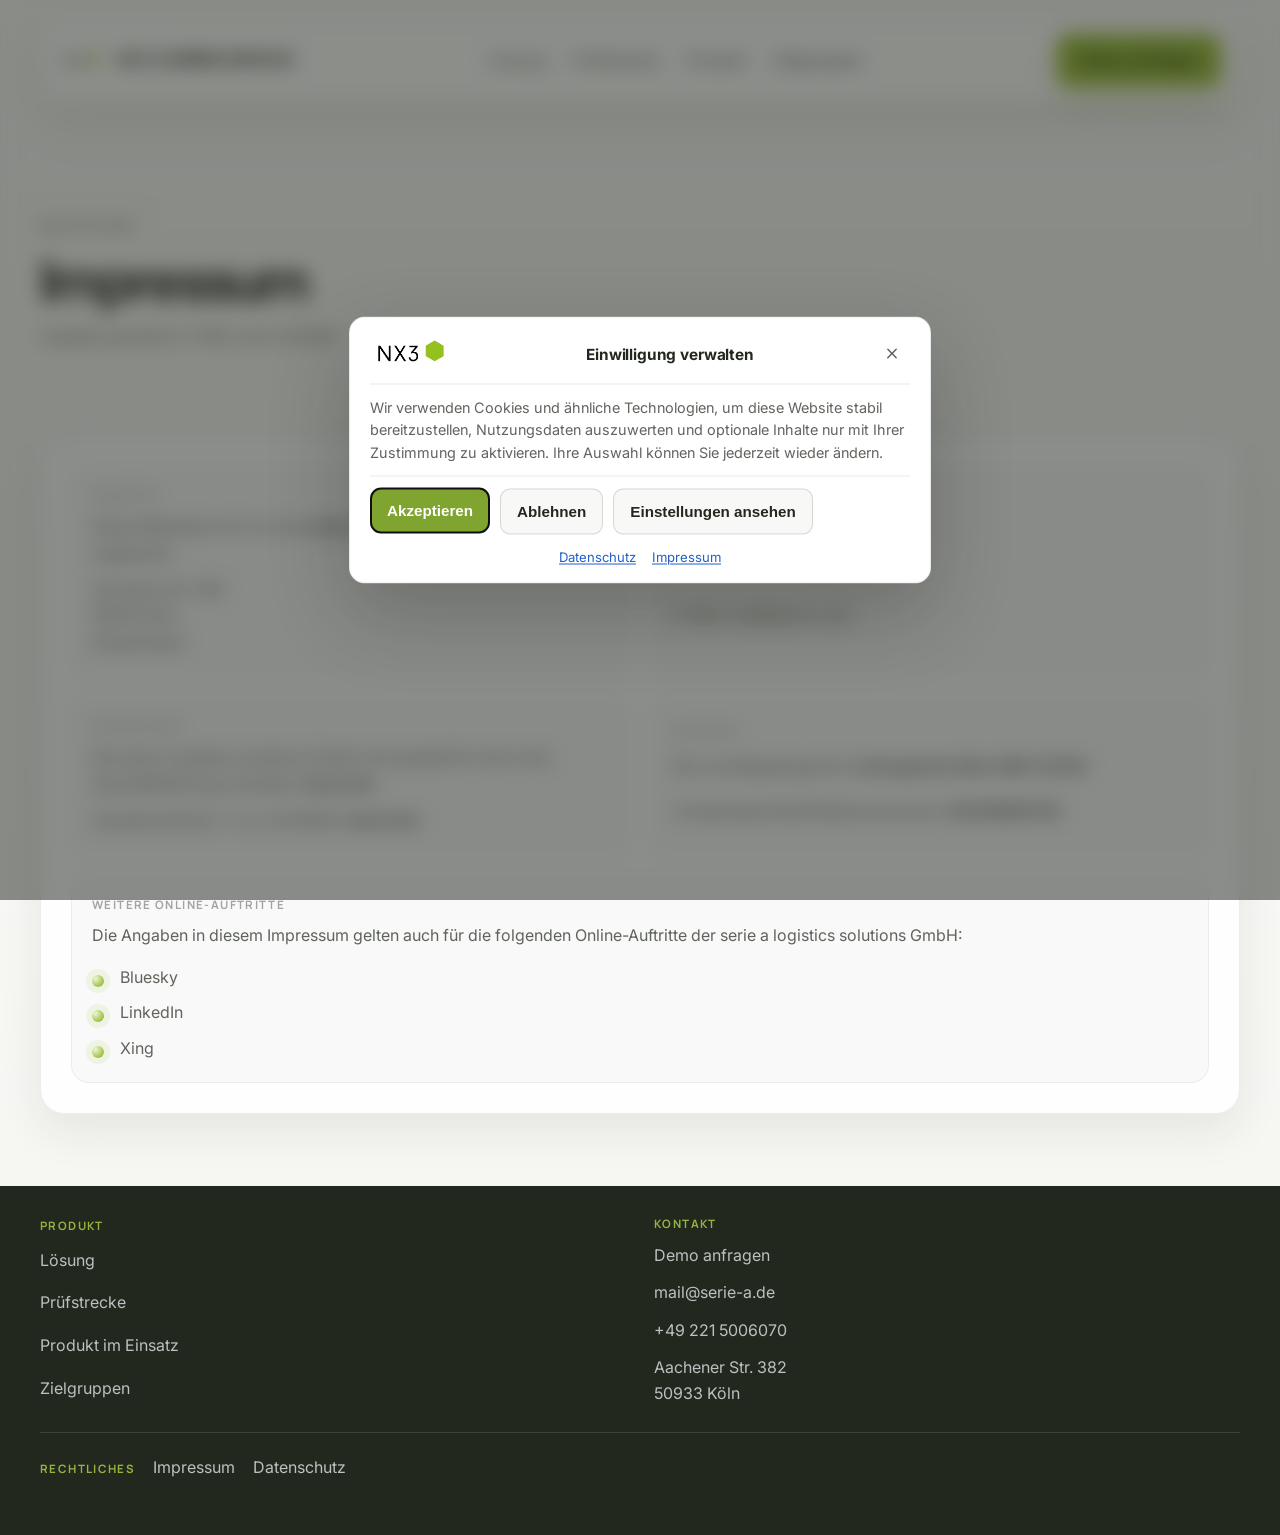
<file: impressum.html>
<!DOCTYPE html>
<html lang="de">
  <head>
    <meta charset="UTF-8" />
    <meta name="viewport" content="width=device-width, initial-scale=1.0" />
    <title>Impressum | NX3 Carrier Service</title>
    <meta
      name="description"
      content="Impressum zum NX3 Carrier Service auf Basis der offiziellen Angaben von nx3.io."
    />
    <link rel="preconnect" href="https://fonts.googleapis.com" />
    <link rel="preconnect" href="https://fonts.gstatic.com" crossorigin />
    <link
      href="https://fonts.googleapis.com/css2?family=Inter:wght@400;500;600;700;800&family=Manrope:wght@600;700&display=swap"
      rel="stylesheet"
    />
    <link rel="stylesheet" href="styles.css" />
    <link rel="stylesheet" href="cookie-consent.css" />
    <script src="config.js"></script>
    <script src="cookie-consent.js" defer></script>
    <script src="script.js" defer></script>
  </head>
  <body>
    <div class="nx3-shell">
      <div class="ambient ambient-one"></div>
      <div class="ambient ambient-two"></div>
      <div class="noise"></div>

      <header class="site-header" data-section="header">
        <div class="nx3-container header-inner">
          <a class="brand" href="index.html" data-track="brand_click">
            <img class="brand-logo" src="assets/nx3-logo.png" alt="NX3 Logo" />
            <span class="brand-copy">
              <strong>NX3 CARRIER SERVICE</strong>
            </span>
          </a>

          <button
            class="menu-toggle"
            id="menu-toggle"
            aria-expanded="false"
            aria-controls="site-nav"
            type="button"
          >
            <span></span>
            <span></span>
          </button>

          <nav class="site-nav" id="site-nav" aria-label="Hauptnavigation">
            <a href="index.html#loesung" data-track="nav_solution">Lösung</a>
            <a href="index.html#nutzen" data-track="nav_value">Prüfstrecke</a>
            <a href="index.html#features" data-track="nav_features">Produkt</a>
            <a href="index.html#zielgruppen" data-track="nav_audiences">Zielgruppen</a>
          </nav>

          <a class="nx3-button nx3-button-primary header-cta" href="index.html#kontakt" data-track="header_cta">
            Demo anfragen
          </a>
        </div>
      </header>

      <main class="legal-page-main">
        <section class="nx3-section legal-section" id="impressum" data-section="legal">
          <div class="nx3-container legal-shell">
            <div class="section-heading legal-heading">
              <p class="nx3-eyebrow">Rechtliches</p>
              <h1 class="legal-page-title">Impressum</h1>
              <p>Angaben gemäß § 5 TMG und § 18 MStV.</p>
            </div>

            <div class="legal-card">
              <div class="legal-grid">
                <div class="legal-block">
                  <span class="nx3-tag">Anbieter</span>
                  <p>Diese Webseite wird von der <strong>serie a logistics solutions GmbH</strong> angeboten.</p>
                  <p>Aachener Str. 382<br />50933 Köln<br />Deutschland</p>
                </div>

                <div class="legal-block">
                  <span class="nx3-tag">Kontakt</span>
                  <p><a href="tel:+492215006070">Fon: +49 221 5006070</a></p>
                  <p><a href="mailto:mail@serie-a.de">E-Mail: mail@serie-a.de</a></p>
                </div>

                <div class="legal-block">
                  <span class="nx3-tag">Vertretung</span>
                  <p>Die serie a logistics solutions GmbH wird gesetzlich durch die Geschäftsführung vertreten: <strong>Axel Löhr</strong></p>
                  <p>Verantwortlicher i. S. d. § 18 MStV: <strong>Axel Löhr</strong></p>
                </div>

                <div class="legal-block">
                  <span class="nx3-tag">Register</span>
                  <p>Sitz und Registergericht: <strong>Amtsgericht Köln HRB 113764</strong></p>
                  <p>Umsatzsteueridentifikationsnummer: <strong>DE256894745</strong></p>
                </div>

                <div class="legal-block legal-block-full">
                  <span class="nx3-tag">Weitere Online-Auftritte</span>
                  <p>Die Angaben in diesem Impressum gelten auch für die folgenden Online-Auftritte der serie a logistics solutions GmbH:</p>
                  <ul class="nx3-list legal-link-list">
                    <li>Bluesky</li>
                    <li><a href="https://de.linkedin.com/company/serie-a-logistics-solutions-gmbh" target="_blank" rel="noreferrer">LinkedIn</a></li>
                    <li>Xing</li>
                  </ul>
                </div>
              </div>

            </div>
          </div>
        </section>
      </main>

      <footer class="site-footer" data-section="footer">
        <div class="nx3-container footer-grid">
          <div>
            <span class="nx3-tag">Produkt</span>
            <a href="index.html#loesung">Lösung</a>
            <a href="index.html#nutzen">Prüfstrecke</a>
            <a href="index.html#features">Produkt im Einsatz</a>
            <a href="index.html#zielgruppen">Zielgruppen</a>
          </div>
          <div>
            <span class="nx3-tag">Kontakt</span>
            <a href="index.html#kontakt">Demo anfragen</a>
            <a href="mailto:mail@serie-a.de">mail@serie-a.de</a>
            <a href="tel:+492215006070">+49 221 5006070</a>
            <p>Aachener Str. 382<br />50933 Köln</p>
          </div>
        </div>
        <div class="nx3-container footer-legal">
          <span class="nx3-tag">Rechtliches</span>
          <a href="impressum.html">Impressum</a>
          <a href="datenschutz.html">Datenschutz</a>
        </div>
      </footer>
    </div>
  </body>
</html>
</file>
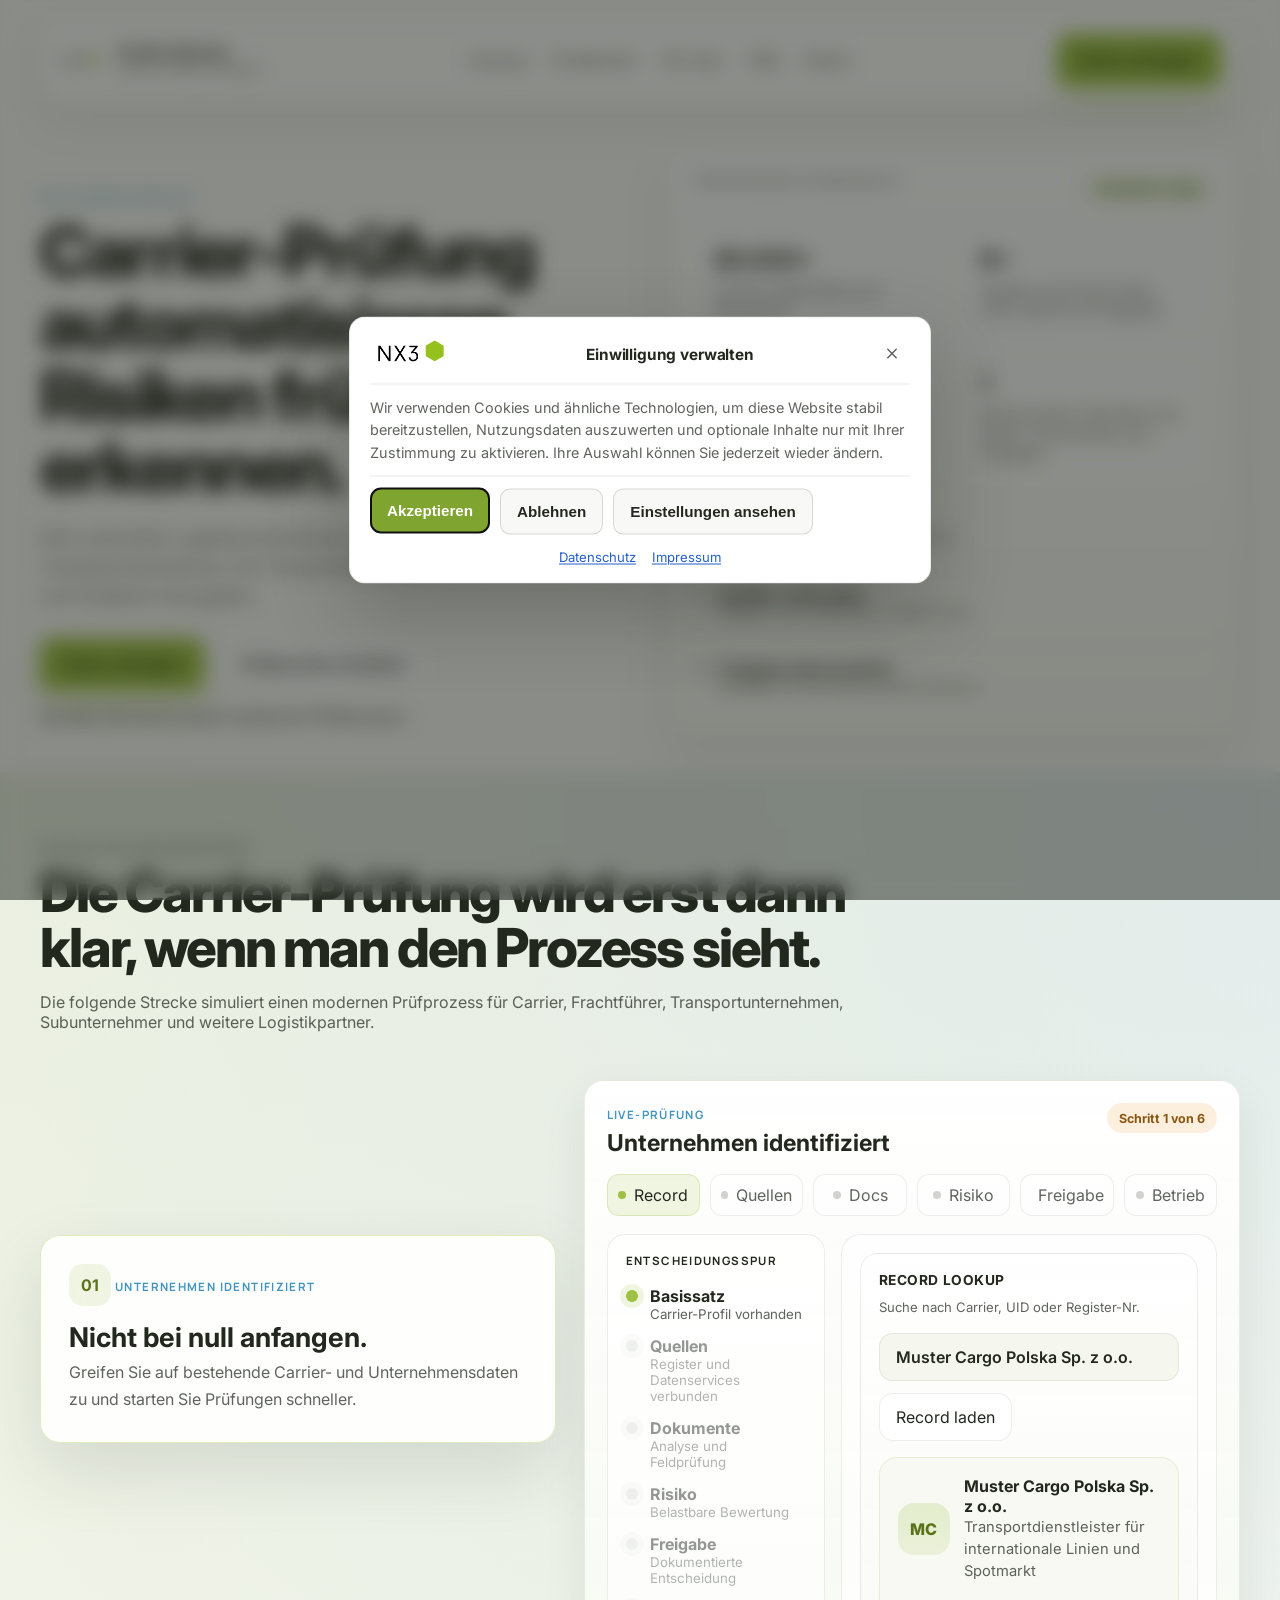
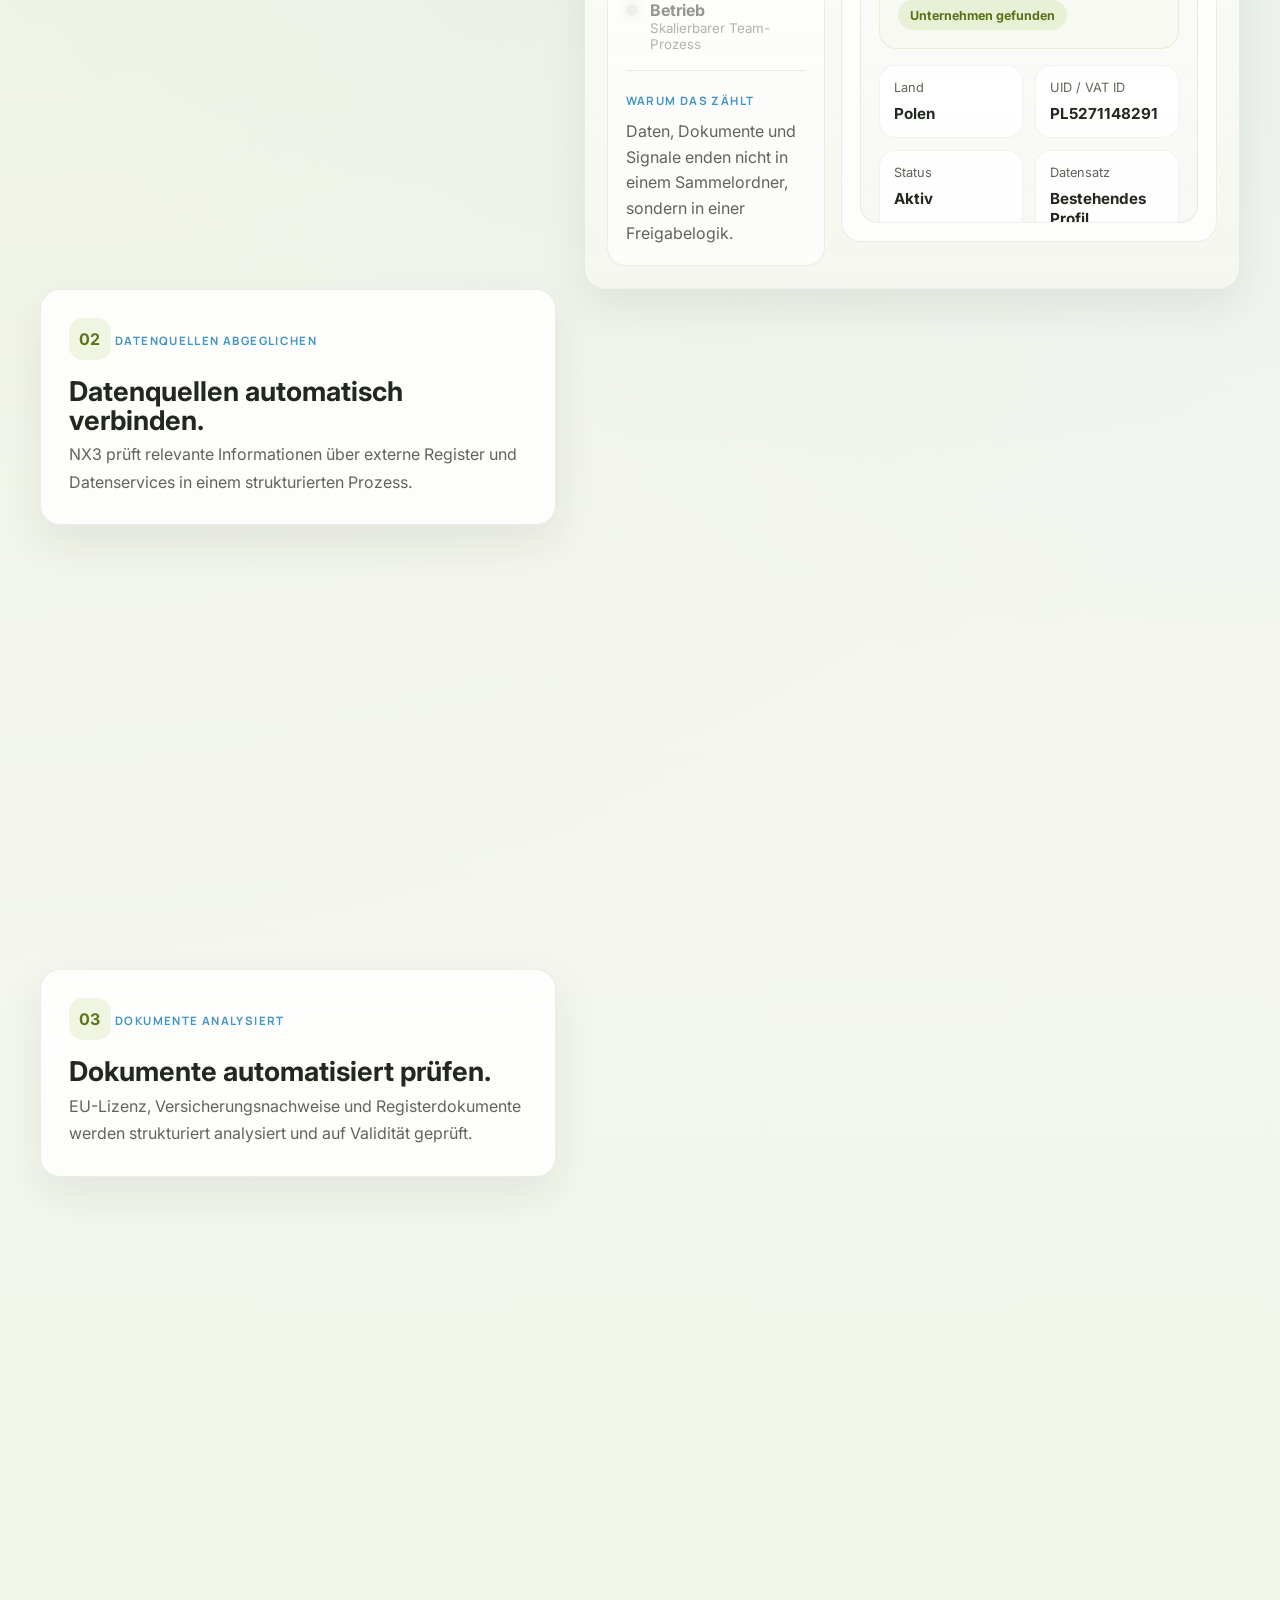
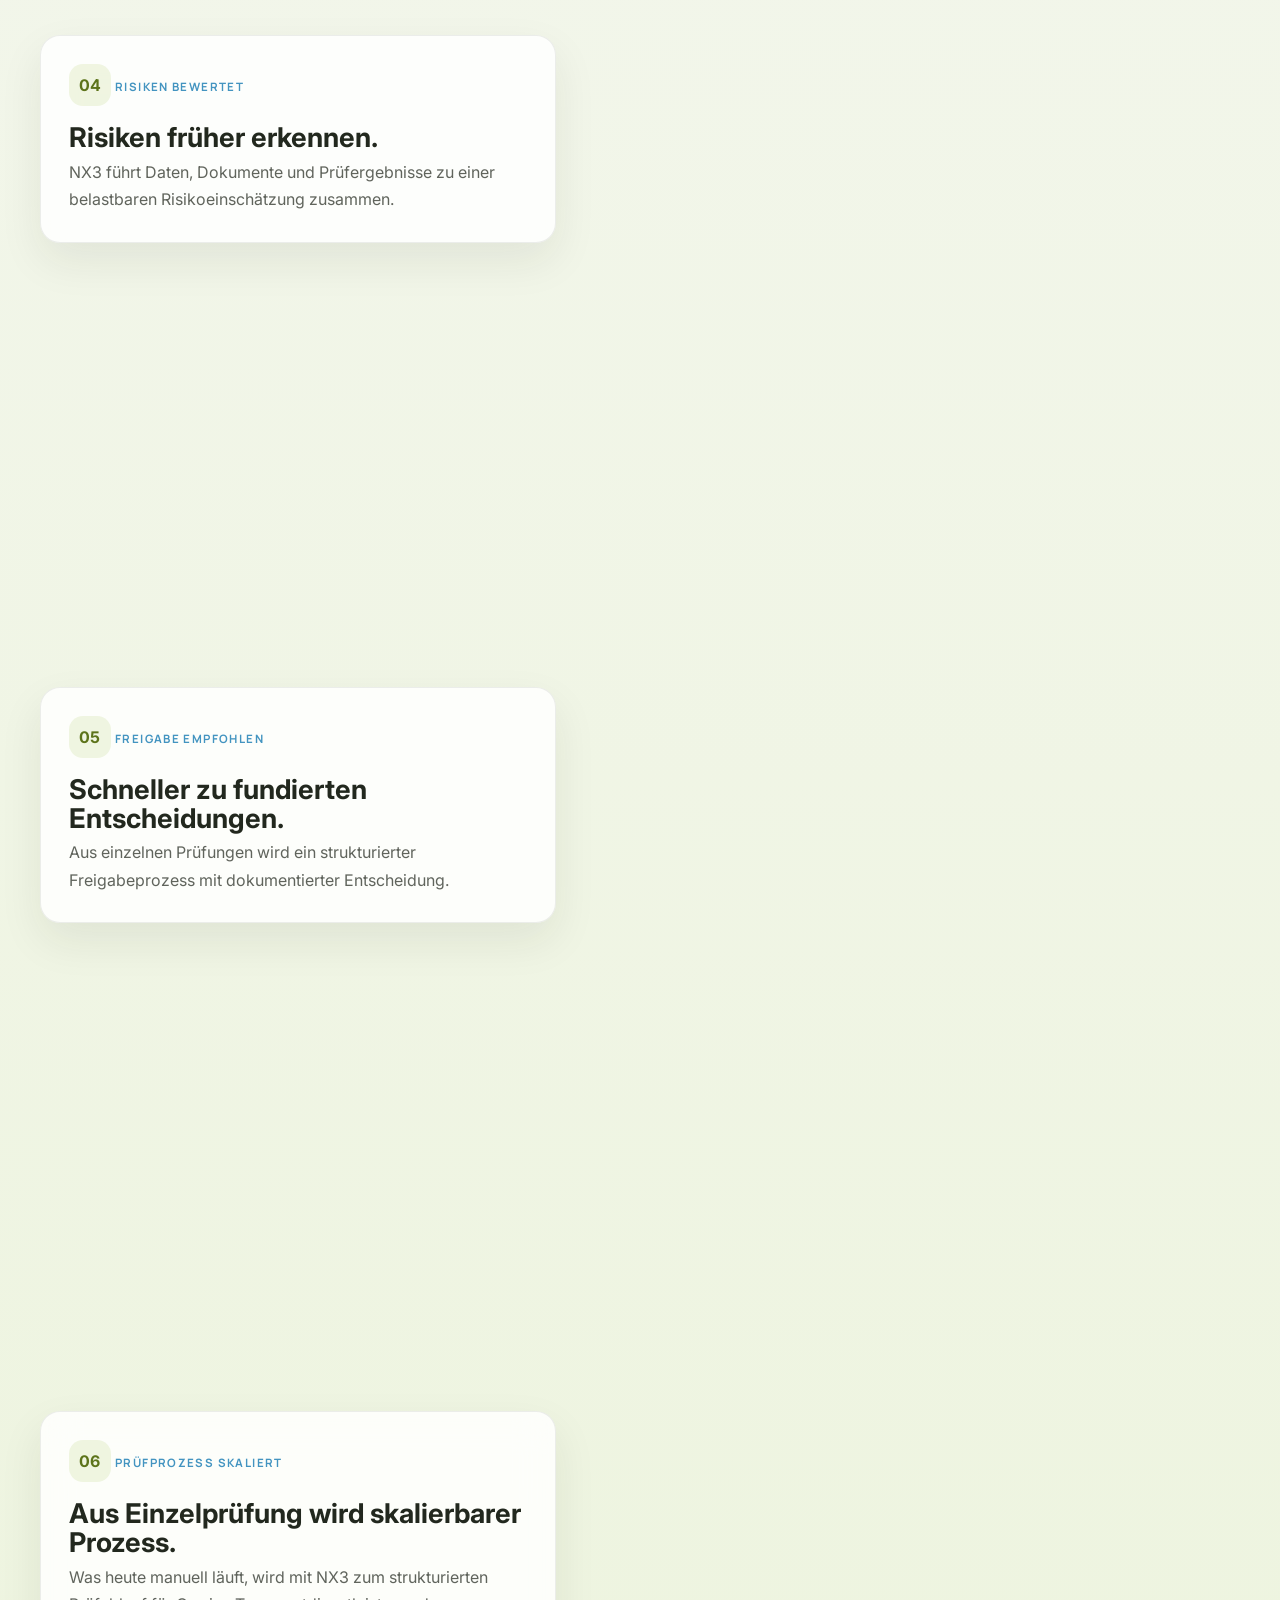
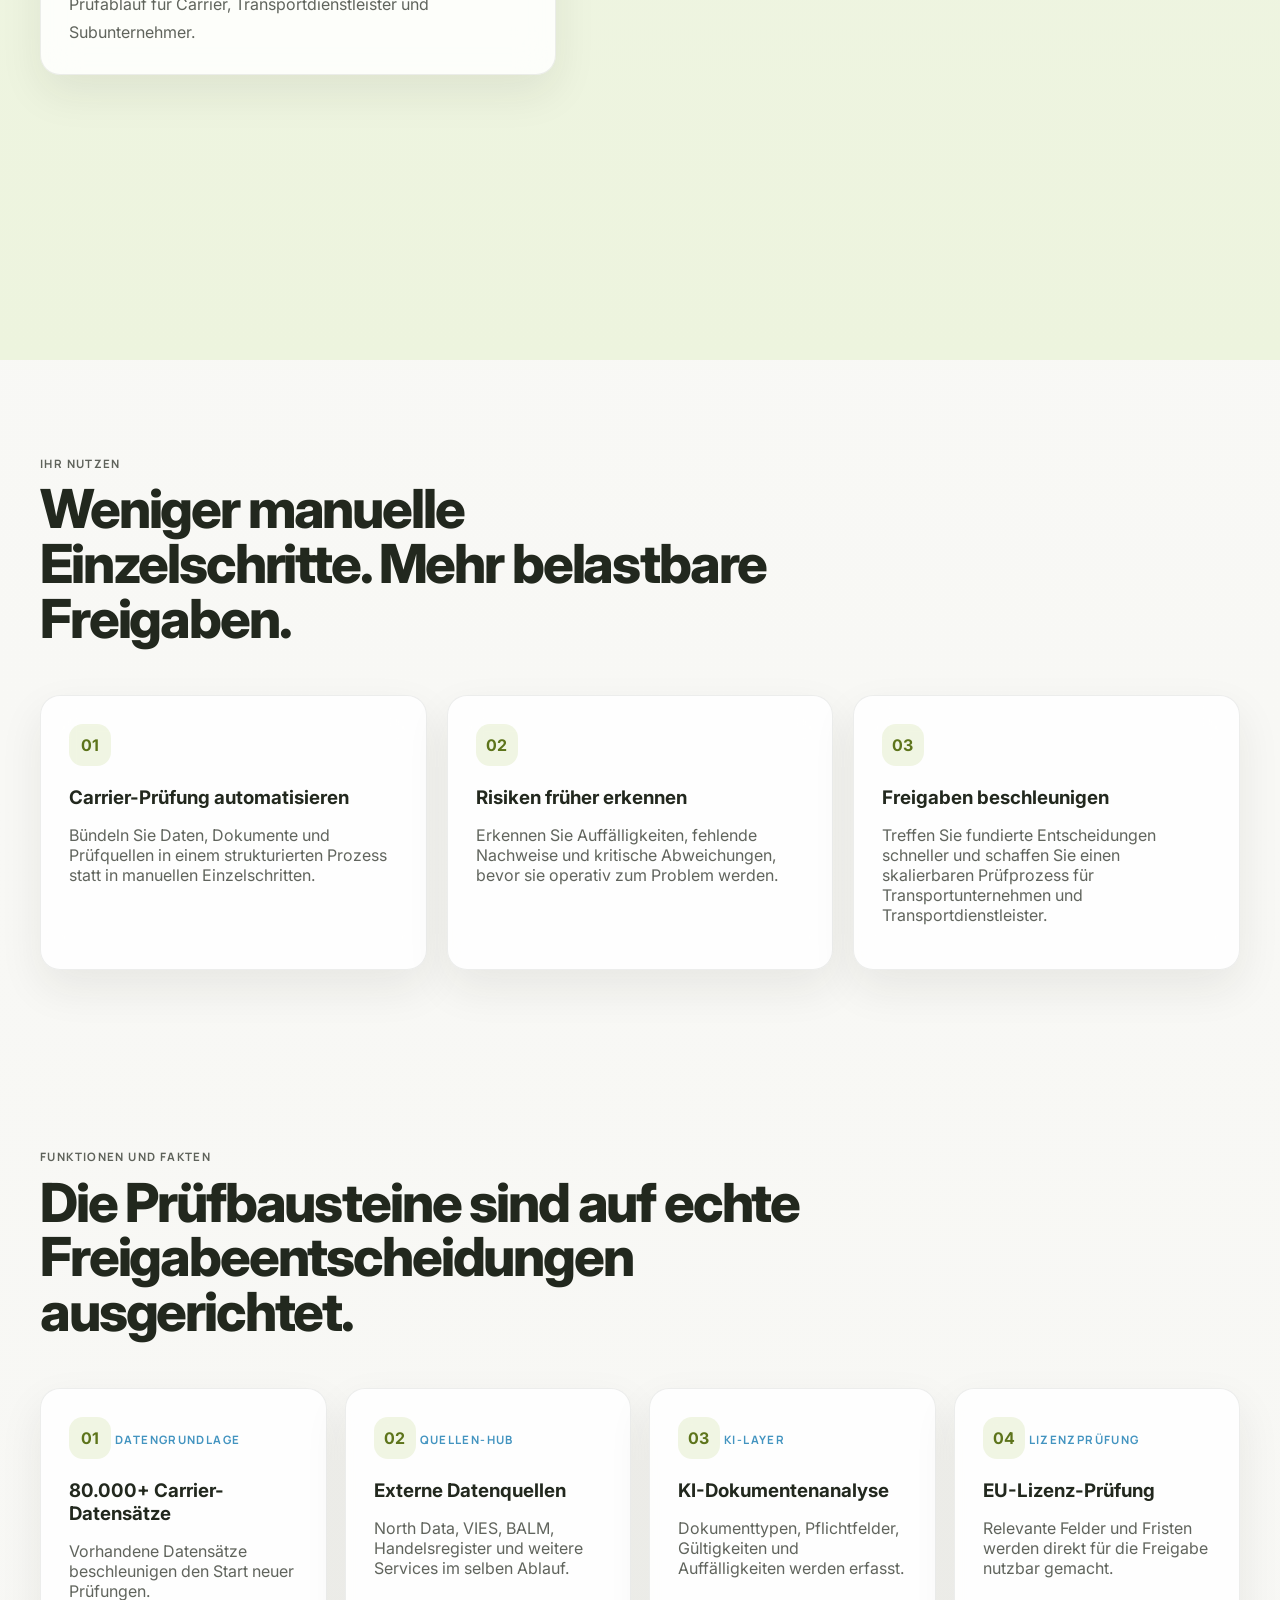
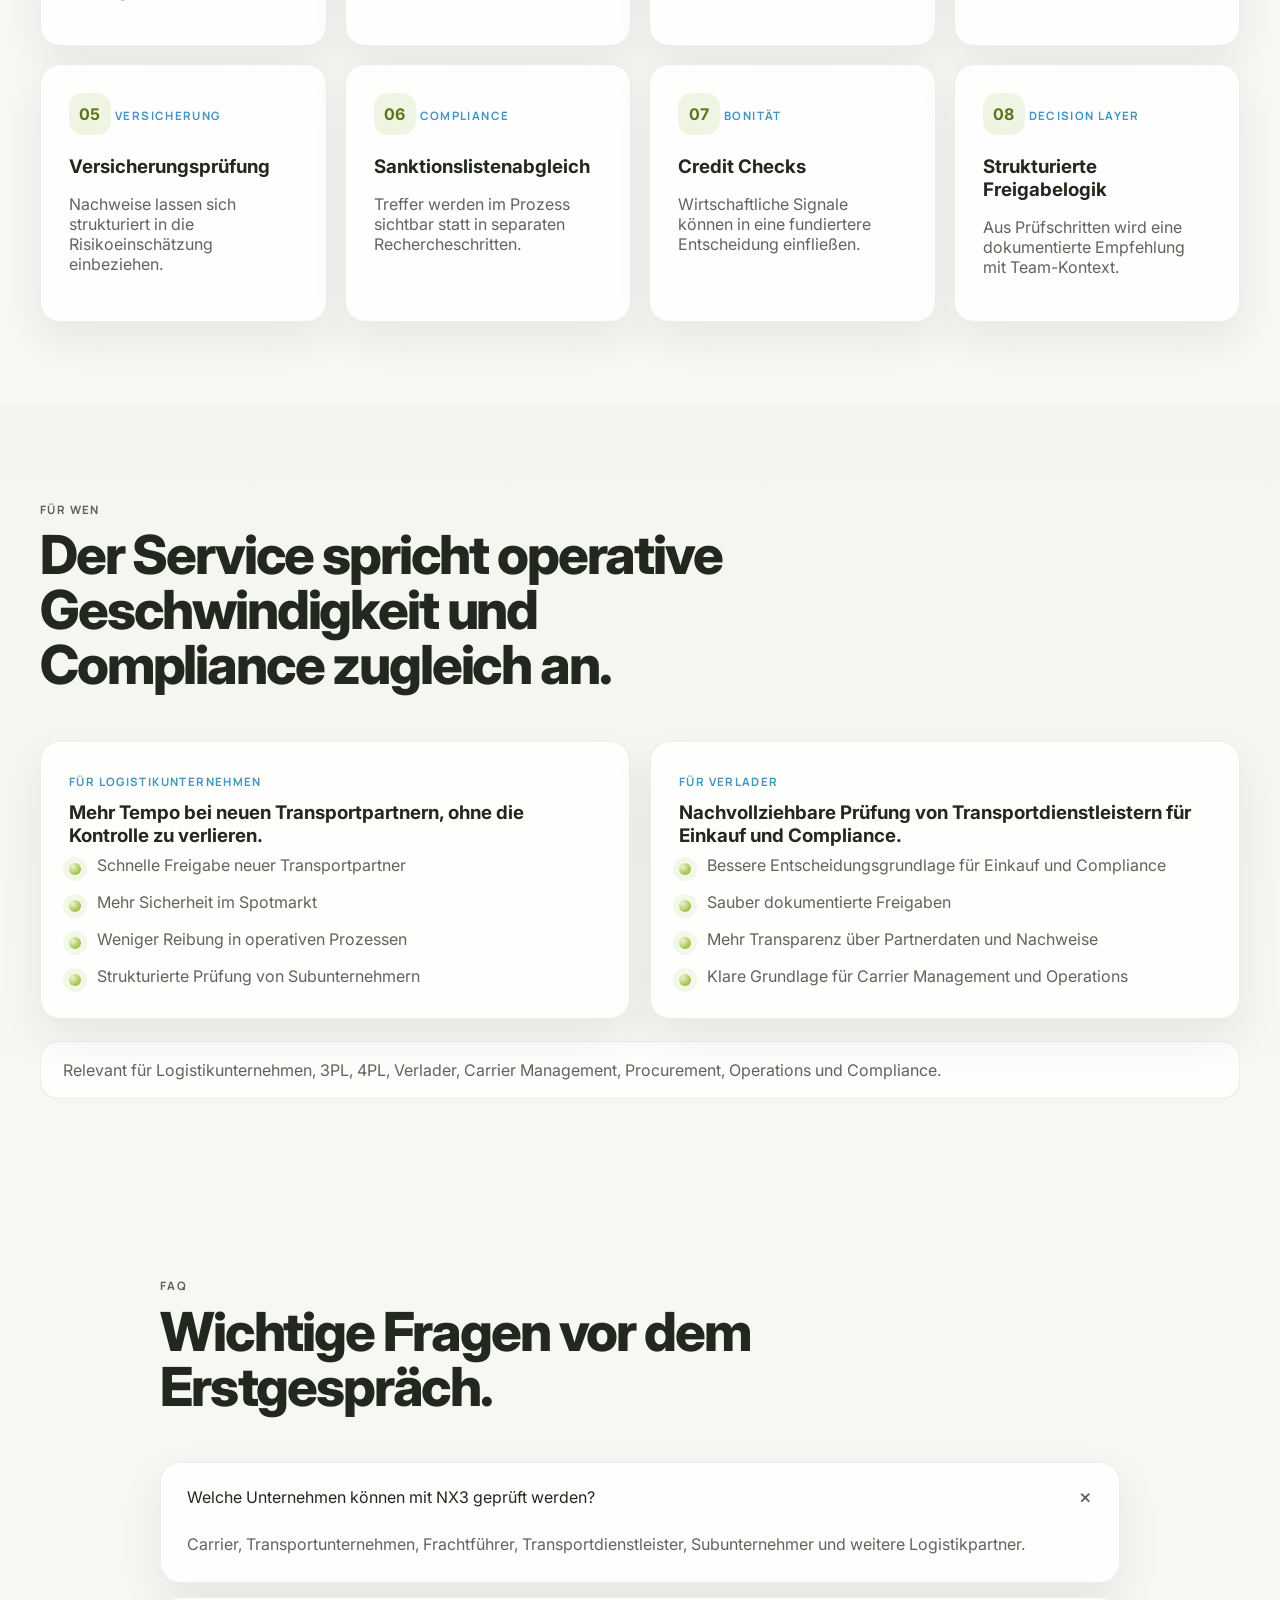
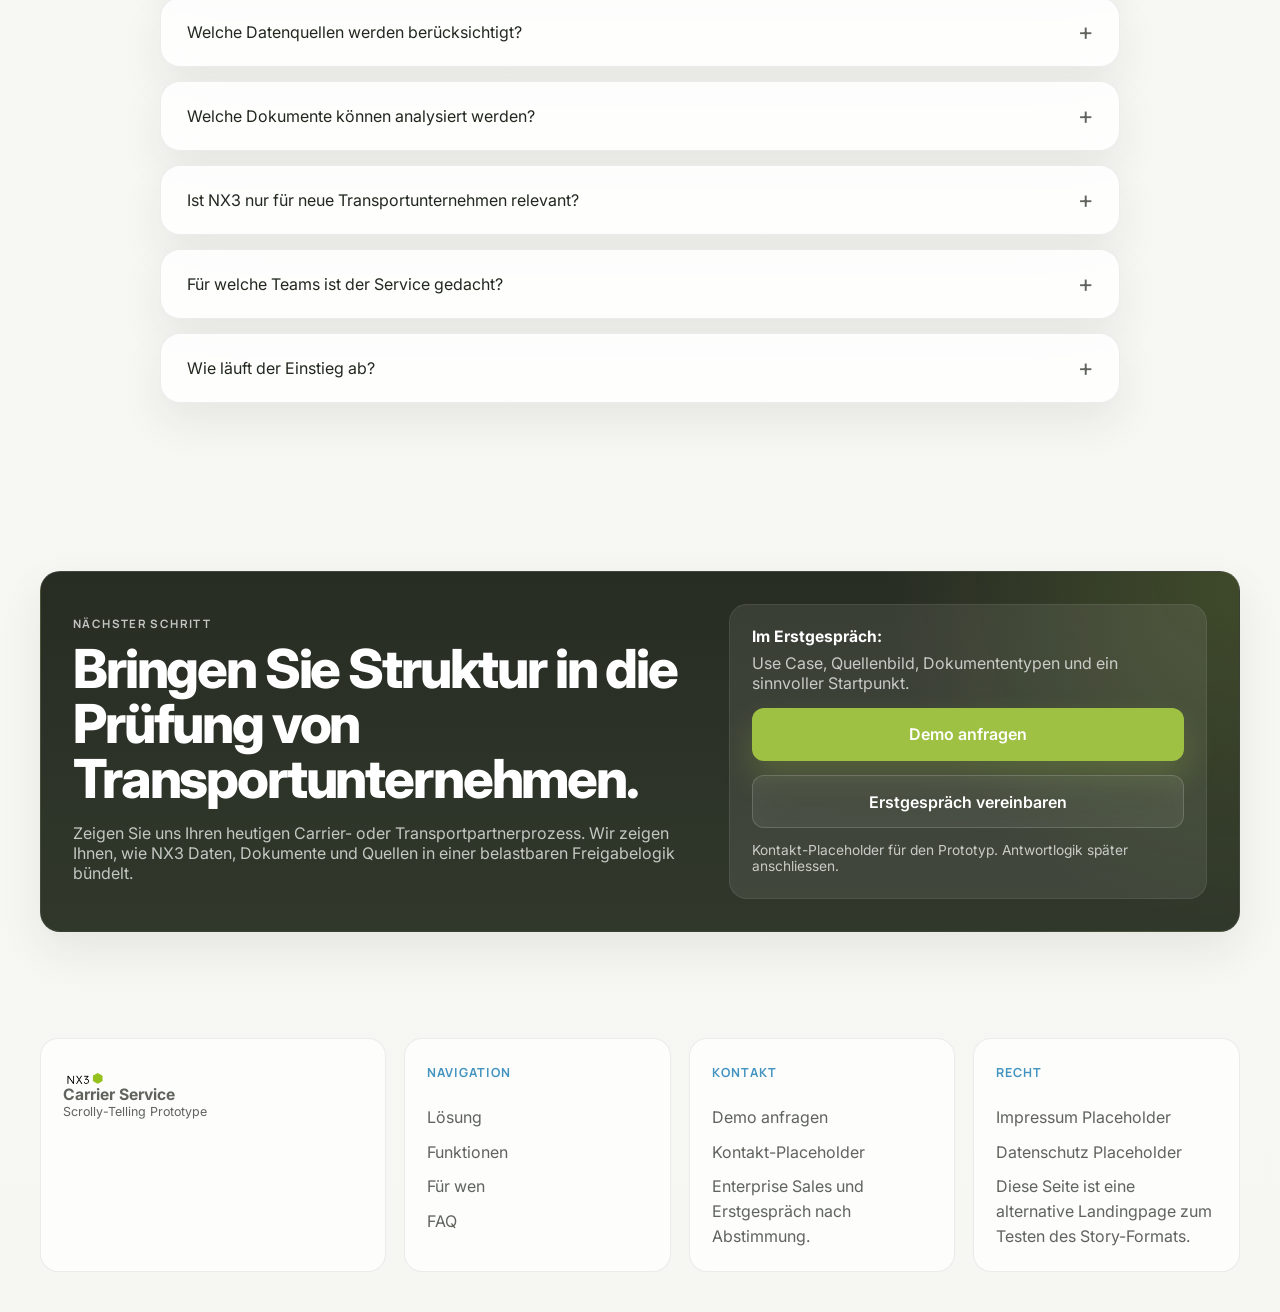
<file: index2.html>
<!DOCTYPE html>
<html lang="de">
  <head>
    <meta charset="UTF-8" />
    <meta name="viewport" content="width=device-width, initial-scale=1.0" />
    <title>NX3 Carrier Service | Scrolly-Telling Prototype</title>
    <meta
      name="description"
      content="NX3 Carrier Service zeigt einen modernen Prüfprozess für Carrier, Transportunternehmen und Transportdienstleister mit datenbasierter Freigabe."
    />
    <link rel="preconnect" href="https://fonts.googleapis.com" />
    <link rel="preconnect" href="https://fonts.gstatic.com" crossorigin />
    <link
      href="https://fonts.googleapis.com/css2?family=Inter:wght@400;500;600;700;800&family=Manrope:wght@600;700&display=swap"
      rel="stylesheet"
    />
    <link rel="stylesheet" href="styles2.css" />
    <link rel="stylesheet" href="cookie-consent.css" />
    <script src="cookie-consent.js" defer></script>
    <script src="script2.js" defer></script>
  </head>
  <body>
    <div class="nx3-shell">
      <div class="ambient ambient-one"></div>
      <div class="ambient ambient-two"></div>
      <div class="noise"></div>

      <header class="site-header">
        <div class="nx3-container header-inner">
          <a class="brand" href="#top">
            <img class="brand-logo" src="assets/nx3-logo.png" alt="NX3 Logo" />
            <span class="brand-copy">
              <strong>Carrier Service</strong>
              <small>Scrolly-Telling Prototype</small>
            </span>
          </a>

          <button
            class="menu-toggle"
            id="menu-toggle"
            aria-expanded="false"
            aria-controls="site-nav"
            type="button"
          >
            <span></span>
            <span></span>
          </button>

          <nav class="site-nav" id="site-nav" aria-label="Hauptnavigation">
            <a href="#loesung">Lösung</a>
            <a href="#funktionen">Funktionen</a>
            <a href="#fuer-wen">Für wen</a>
            <a href="#faq">FAQ</a>
            <a href="#demo">Demo</a>
          </nav>

          <a class="nx3-button nx3-button-primary header-cta" href="#demo">Demo anfragen</a>
        </div>
      </header>

      <main id="top">
        <section class="hero-section">
          <div class="nx3-container hero-grid">
            <div class="hero-copy">
              <p class="nx3-eyebrow">NX3 Carrier Service</p>
              <h1>Carrier-Prüfung automatisieren. Risiken früher erkennen.</h1>
              <p class="hero-subheadline">
                NX3 unterstützt Logistikunternehmen und Verlader dabei, Carrier,
                Transportunternehmen und Transportdienstleister datenbasiert zu prüfen
                und fundierter freizugeben.
              </p>

              <div class="hero-actions">
                <a class="nx3-button nx3-button-primary" href="#demo">Demo anfragen</a>
                <a class="nx3-button nx3-button-secondary" href="#loesung">Prüfprozess ansehen</a>
              </div>

              <p class="hero-microcopy">Scrollen Sie durch einen modernen Prüfprozess.</p>
            </div>

            <aside class="hero-brief" aria-label="Wichtige Produktfakten">
              <div class="brief-head">
                <span class="nx3-tag">Prüfprozess in einem Blick</span>
                <span class="status-pill is-success">Enterprise-ready</span>
              </div>

              <div class="brief-metrics">
                <div class="brief-metric">
                  <strong>80.000+</strong>
                  <span>Carrier-Datensätze als Startpunkt</span>
                </div>
                <div class="brief-metric">
                  <strong>8+</strong>
                  <span>Quellen wie North Data, VIES, BALM und Register</span>
                </div>
                <div class="brief-metric">
                  <strong>KI</strong>
                  <span>Dokumentenanalyse für EU-Lizenz, Versicherung und Nachweise</span>
                </div>
                <div class="brief-metric">
                  <strong>1</strong>
                  <span>Strukturierter Workflow für Daten, Dokumente und Freigabe</span>
                </div>
              </div>

              <div class="brief-process">
                <div class="brief-process-item is-active">
                  <span class="process-dot"></span>
                  <div>
                    <strong>Datensatz verfügbar</strong>
                    <small>Unternehmen schneller identifizieren</small>
                  </div>
                </div>
                <div class="brief-process-item">
                  <span class="process-dot"></span>
                  <div>
                    <strong>Quellen verbunden</strong>
                    <small>Register, UID, Sanktionen, Credit Check</small>
                  </div>
                </div>
                <div class="brief-process-item">
                  <span class="process-dot"></span>
                  <div>
                    <strong>Freigabe dokumentiert</strong>
                    <small>Belastbare Entscheidung statt Einzelurteil</small>
                  </div>
                </div>
              </div>
            </aside>
          </div>
        </section>

        <section class="scrolly-section" id="loesung">
          <div class="nx3-container">
            <div class="section-heading section-heading-wide">
              <p class="nx3-eyebrow">Scrolly-Telling Simulation</p>
              <h2>Die Carrier-Prüfung wird erst dann klar, wenn man den Prozess sieht.</h2>
              <p>
                Die folgende Strecke simuliert einen modernen Prüfprozess für Carrier,
                Frachtführer, Transportunternehmen, Subunternehmer und weitere
                Logistikpartner.
              </p>
            </div>

            <div class="scrolly-layout">
              <div class="story-column">
                <article class="story-step is-active" data-scene="1" id="scene-1">
                  <div class="story-card">
                    <span class="step-number">01</span>
                    <p class="step-label">Unternehmen identifiziert</p>
                    <h3>Nicht bei null anfangen.</h3>
                    <p>
                      Greifen Sie auf bestehende Carrier- und Unternehmensdaten zu und
                      starten Sie Prüfungen schneller.
                    </p>

                    <div class="mobile-preview">
                      <div class="mini-panel">
                        <div class="mini-top">
                          <span>Record Lookup</span>
                          <span class="status-pill is-success">Unternehmen gefunden</span>
                        </div>
                        <div class="mini-search">Muster Cargo Polska Sp. z o.o.</div>
                        <div class="mini-grid mini-grid-two">
                          <div>
                            <label>Land</label>
                            <strong>PL</strong>
                          </div>
                          <div>
                            <label>UID</label>
                            <strong>PL5271148291</strong>
                          </div>
                          <div>
                            <label>Status</label>
                            <strong>Aktiv</strong>
                          </div>
                          <div>
                            <label>Profil</label>
                            <strong>Basisdatensatz</strong>
                          </div>
                        </div>
                      </div>
                    </div>
                  </div>
                </article>

                <article class="story-step" data-scene="2" id="scene-2">
                  <div class="story-card">
                    <span class="step-number">02</span>
                    <p class="step-label">Datenquellen abgeglichen</p>
                    <h3>Datenquellen automatisch verbinden.</h3>
                    <p>
                      NX3 prüft relevante Informationen über externe Register und
                      Datenservices in einem strukturierten Prozess.
                    </p>

                    <div class="mobile-preview">
                      <div class="mini-panel">
                        <div class="mini-top">
                          <span>Quellen-Hub</span>
                          <span class="status-pill is-progress">Abgleich läuft</span>
                        </div>
                        <ul class="mini-list">
                          <li><strong>North Data</strong><span>abgeglichen</span></li>
                          <li><strong>VIES</strong><span>gültig</span></li>
                          <li><strong>BALM</strong><span>geprüft</span></li>
                          <li><strong>Sanktionslisten</strong><span>kein Treffer</span></li>
                        </ul>
                      </div>
                    </div>
                  </div>
                </article>

                <article class="story-step" data-scene="3" id="scene-3">
                  <div class="story-card">
                    <span class="step-number">03</span>
                    <p class="step-label">Dokumente analysiert</p>
                    <h3>Dokumente automatisiert prüfen.</h3>
                    <p>
                      EU-Lizenz, Versicherungsnachweise und Registerdokumente werden
                      strukturiert analysiert und auf Validität geprüft.
                    </p>

                    <div class="mobile-preview">
                      <div class="mini-panel">
                        <div class="mini-top">
                          <span>Dokumentenprüfung</span>
                          <span class="status-pill is-success">Analyse abgeschlossen</span>
                        </div>
                        <div class="mini-document">
                          <div class="mini-document-sheet"></div>
                          <div class="mini-document-fields">
                            <span>Dokument erkannt</span>
                            <span>Pflichtfelder vorhanden</span>
                            <span>Gültigkeit erkannt</span>
                          </div>
                        </div>
                      </div>
                    </div>
                  </div>
                </article>

                <article class="story-step" data-scene="4" id="scene-4">
                  <div class="story-card">
                    <span class="step-number">04</span>
                    <p class="step-label">Risiken bewertet</p>
                    <h3>Risiken früher erkennen.</h3>
                    <p>
                      NX3 führt Daten, Dokumente und Prüfergebnisse zu einer
                      belastbaren Risikoeinschätzung zusammen.
                    </p>

                    <div class="mobile-preview">
                      <div class="mini-panel">
                        <div class="mini-top">
                          <span>Risk Summary</span>
                          <span class="status-pill is-success">Low Risk</span>
                        </div>
                        <ul class="mini-list">
                          <li><strong>Daten</strong><span>vollständig</span></li>
                          <li><strong>Versicherung</strong><span>vorhanden</span></li>
                          <li><strong>EU-Lizenz</strong><span>gültig</span></li>
                          <li><strong>Sanktionslisten</strong><span>ohne Treffer</span></li>
                        </ul>
                      </div>
                    </div>
                  </div>
                </article>

                <article class="story-step" data-scene="5" id="scene-5">
                  <div class="story-card">
                    <span class="step-number">05</span>
                    <p class="step-label">Freigabe empfohlen</p>
                    <h3>Schneller zu fundierten Entscheidungen.</h3>
                    <p>
                      Aus einzelnen Prüfungen wird ein strukturierter Freigabeprozess
                      mit dokumentierter Entscheidung.
                    </p>

                    <div class="mobile-preview">
                      <div class="mini-panel">
                        <div class="mini-top">
                          <span>Freigabe</span>
                          <span class="status-pill is-success">Prüfung erfolgreich abgeschlossen</span>
                        </div>
                        <div class="mini-approval">
                          <strong>Freigabe empfohlen</strong>
                          <span>vollständig geprüft</span>
                          <span>letzte Aktualisierung: heute</span>
                        </div>
                      </div>
                    </div>
                  </div>
                </article>

                <article class="story-step" data-scene="6" id="scene-6">
                  <div class="story-card">
                    <span class="step-number">06</span>
                    <p class="step-label">Prüfprozess skaliert</p>
                    <h3>Aus Einzelprüfung wird skalierbarer Prozess.</h3>
                    <p>
                      Was heute manuell läuft, wird mit NX3 zum strukturierten
                      Prüfablauf für Carrier, Transportdienstleister und
                      Subunternehmer.
                    </p>

                    <div class="mobile-preview">
                      <div class="mini-panel">
                        <div class="mini-top">
                          <span>Operations Dashboard</span>
                          <span class="status-pill is-progress">Team Flow</span>
                        </div>
                        <div class="mini-stat-row">
                          <div><strong>24</strong><span>aktiv</span></div>
                          <div><strong>312</strong><span>freigegeben</span></div>
                          <div><strong>6</strong><span>flagged</span></div>
                        </div>
                      </div>
                    </div>
                  </div>
                </article>
              </div>

              <div class="panel-column">
                <div class="sim-shell" id="sim-shell" data-active-scene="1">
                  <div class="visually-hidden" id="sim-live-region" aria-live="polite"></div>

                  <div class="sim-top">
                    <div>
                      <span class="nx3-tag">Live-Prüfung</span>
                      <h3 id="sim-scene-title">Unternehmen identifiziert</h3>
                    </div>
                    <span class="status-pill is-progress" id="sim-scene-status">Schritt 1 von 6</span>
                  </div>

                  <div class="sim-progress" aria-label="Prozessnavigation">
                    <button class="sim-progress-step is-active" type="button" data-progress="1">
                      <span></span>
                      Record
                    </button>
                    <button class="sim-progress-step" type="button" data-progress="2">
                      <span></span>
                      Quellen
                    </button>
                    <button class="sim-progress-step" type="button" data-progress="3">
                      <span></span>
                      Docs
                    </button>
                    <button class="sim-progress-step" type="button" data-progress="4">
                      <span></span>
                      Risiko
                    </button>
                    <button class="sim-progress-step" type="button" data-progress="5">
                      <span></span>
                      Freigabe
                    </button>
                    <button class="sim-progress-step" type="button" data-progress="6">
                      <span></span>
                      Betrieb
                    </button>
                  </div>

                  <div class="sim-workspace">
                    <aside class="sim-sidebar">
                      <span class="sidebar-label">Entscheidungsspur</span>
                      <ul class="milestone-list">
                        <li class="milestone is-active" data-milestone="1">
                          <span class="milestone-dot"></span>
                          <div>
                            <strong>Basissatz</strong>
                            <small>Carrier-Profil vorhanden</small>
                          </div>
                        </li>
                        <li class="milestone" data-milestone="2">
                          <span class="milestone-dot"></span>
                          <div>
                            <strong>Quellen</strong>
                            <small>Register und Datenservices verbunden</small>
                          </div>
                        </li>
                        <li class="milestone" data-milestone="3">
                          <span class="milestone-dot"></span>
                          <div>
                            <strong>Dokumente</strong>
                            <small>Analyse und Feldprüfung</small>
                          </div>
                        </li>
                        <li class="milestone" data-milestone="4">
                          <span class="milestone-dot"></span>
                          <div>
                            <strong>Risiko</strong>
                            <small>Belastbare Bewertung</small>
                          </div>
                        </li>
                        <li class="milestone" data-milestone="5">
                          <span class="milestone-dot"></span>
                          <div>
                            <strong>Freigabe</strong>
                            <small>Dokumentierte Entscheidung</small>
                          </div>
                        </li>
                        <li class="milestone" data-milestone="6">
                          <span class="milestone-dot"></span>
                          <div>
                            <strong>Betrieb</strong>
                            <small>Skalierbarer Team-Prozess</small>
                          </div>
                        </li>
                      </ul>

                      <div class="sidebar-note">
                        <span class="nx3-tag">Warum das zählt</span>
                        <p>
                          Daten, Dokumente und Signale enden nicht in einem Sammelordner,
                          sondern in einer Freigabelogik.
                        </p>
                      </div>
                    </aside>

                    <div class="sim-stage">
                      <section class="scene-panel scene-panel-1">
                        <div class="scene-card">
                          <div class="window-bar">
                            <span class="window-title">Record Lookup</span>
                            <span class="window-note">Suche nach Carrier, UID oder Register-Nr.</span>
                          </div>

                          <div class="search-row">
                            <div class="search-pill">Muster Cargo Polska Sp. z o.o.</div>
                            <button class="ghost-action" type="button">Record laden</button>
                          </div>

                          <div class="record-card">
                            <div class="record-identity">
                              <div class="record-mark">MC</div>
                              <div>
                                <strong>Muster Cargo Polska Sp. z o.o.</strong>
                                <span>Transportdienstleister für internationale Linien und Spotmarkt</span>
                              </div>
                            </div>
                            <span class="status-pill is-success">Unternehmen gefunden</span>
                          </div>

                          <div class="data-grid">
                            <div>
                              <label>Land</label>
                              <strong>Polen</strong>
                            </div>
                            <div>
                              <label>UID / VAT ID</label>
                              <strong>PL5271148291</strong>
                            </div>
                            <div>
                              <label>Status</label>
                              <strong>Aktiv</strong>
                            </div>
                            <div>
                              <label>Datensatz</label>
                              <strong>Bestehendes Profil</strong>
                            </div>
                            <div>
                              <label>Letzte Prüfung</label>
                              <strong>vor 31 Tagen</strong>
                            </div>
                            <div>
                              <label>Nutzerkontext</label>
                              <strong>Spotmarkt Freigabe</strong>
                            </div>
                          </div>
                        </div>
                      </section>

                      <section class="scene-panel scene-panel-2">
                        <div class="scene-card">
                          <div class="window-bar">
                            <span class="window-title">Quellen-Hub</span>
                            <span class="window-note">Automatischer Abgleich externer Register und Services</span>
                          </div>

                          <div class="source-grid">
                            <article class="source-item">
                              <strong>North Data</strong>
                              <span class="status-pill is-success">abgeglichen</span>
                            </article>
                            <article class="source-item">
                              <strong>VIES</strong>
                              <span class="status-pill is-success">gültig</span>
                            </article>
                            <article class="source-item">
                              <strong>BALM</strong>
                              <span class="status-pill is-progress">geprüft</span>
                            </article>
                            <article class="source-item">
                              <strong>Handelsreg.</strong>
                              <span class="status-pill is-success">verbunden</span>
                            </article>
                            <article class="source-item">
                              <strong>Versicherungsdaten</strong>
                              <span class="status-pill is-progress">abgeglichen</span>
                            </article>
                            <article class="source-item">
                              <strong>UID / VAT ID</strong>
                              <span class="status-pill is-success">gültig</span>
                            </article>
                            <article class="source-item">
                              <strong>Sanktionslisten</strong>
                              <span class="status-pill is-success">kein Treffer</span>
                            </article>
                            <article class="source-item">
                              <strong>Credit Check</strong>
                              <span class="status-pill is-progress">verbunden</span>
                            </article>
                          </div>

                          <div class="source-summary">
                            <div class="summary-chip">
                              <strong>8 Quellen</strong>
                              <span>ohne Medienbruch verknüpft</span>
                            </div>
                            <div class="summary-chip">
                              <strong>1 Ablauf</strong>
                              <span>statt manueller Einzelabfragen</span>
                            </div>
                          </div>
                        </div>
                      </section>

                      <section class="scene-panel scene-panel-3">
                        <div class="scene-card scene-card-docs">
                          <div class="window-bar">
                            <span class="window-title">Dokumentenprüfung</span>
                            <span class="window-note">KI extrahiert Pflichtfelder, prüft Gültigkeit und verdichtet das Dokument zu verwertbaren Prüfsignalen.</span>
                          </div>

                          <figure class="document-review-figure">
                            <img
                              class="document-review-shot"
                              src="assets/nx3-ai-document-check.svg"
                              alt="KI analysiert eine EU-Lizenz, erkennt Pflichtfelder und extrahiert Prüfsignale."
                            />
                          </figure>

                          <div class="document-insights">
                            <div class="insight-card">
                              <label>Dokumenttyp</label>
                              <strong>EU-Lizenz</strong>
                            </div>
                            <div class="insight-card">
                              <label>Gültig bis</label>
                              <strong>12.09.2027</strong>
                            </div>
                            <div class="insight-card">
                              <label>Pflichtfelder</label>
                              <strong>vorhanden</strong>
                            </div>
                            <div class="insight-card">
                              <label>AI-Bewertung</label>
                              <strong>Analyse abgeschlossen</strong>
                            </div>
                          </div>

                          <ul class="analysis-list">
                            <li>Dokument erkannt</li>
                            <li>Pflichtfelder vorhanden</li>
                            <li>Gültigkeit erkannt</li>
                            <li>Keine offensichtliche Manipulation</li>
                          </ul>
                        </div>
                      </section>

                      <section class="scene-panel scene-panel-4">
                        <div class="scene-card">
                          <div class="window-bar">
                            <span class="window-title">Risk Summary</span>
                            <span class="window-note">Belastbare Bewertung auf Basis aller Ergebnisse</span>
                          </div>

                          <div class="risk-header">
                            <div>
                              <strong>Low Risk</strong>
                              <span>Keine kritischen Auffälligkeiten</span>
                            </div>
                            <span class="risk-badge">84 / 100 Score</span>
                          </div>

                          <div class="risk-grid">
                            <article class="risk-item">
                              <strong>Daten vollständig</strong>
                              <span>Unternehmens- und Registerdaten sind sauber abgeglichen.</span>
                            </article>
                            <article class="risk-item">
                              <strong>Dokumente valide</strong>
                              <span>EU-Lizenz und Nachweise wurden strukturiert analysiert.</span>
                            </article>
                            <article class="risk-item">
                              <strong>Sanktionslisten ohne Treffer</strong>
                              <span>Keine kritischen Listenhinweise im aktuellen Check.</span>
                            </article>
                            <article class="risk-item">
                              <strong>Versicherung vorhanden</strong>
                              <span>Nachweis ist vorhanden und im Prozess referenziert.</span>
                            </article>
                            <article class="risk-item">
                              <strong>EU-Lizenz gültig</strong>
                              <span>Gültigkeit erkannt und für die Entscheidung nutzbar.</span>
                            </article>
                            <article class="risk-item risk-item-note">
                              <strong>Hinweis</strong>
                              <span>Manuelle Prüfung nur bei Sonderfall oder Policen-Änderung empfohlen.</span>
                            </article>
                          </div>
                        </div>
                      </section>

                      <section class="scene-panel scene-panel-5">
                        <div class="scene-card">
                          <div class="window-bar">
                            <span class="window-title">Freigabeentscheidung</span>
                            <span class="window-note">Aus Prüfung wird dokumentierte Empfehlung</span>
                          </div>

                          <div class="approval-card">
                            <span class="approval-kicker">Prüfung erfolgreich abgeschlossen</span>
                            <h4>Freigabe empfohlen</h4>
                            <p>
                              Vollständig geprüft. Alle relevanten Datenquellen und
                              Dokumente liegen im Entscheidungsbild vor.
                            </p>

                            <div class="approval-grid">
                              <div>
                                <label>Status</label>
                                <strong>vollständig geprüft</strong>
                              </div>
                              <div>
                                <label>Entscheidung</label>
                                <strong>dokumentiert</strong>
                              </div>
                              <div>
                                <label>Letzte Aktualisierung</label>
                                <strong>heute, 14:20</strong>
                              </div>
                              <div>
                                <label>Nächster Trigger</label>
                                <strong>Renewal in 90 Tagen</strong>
                              </div>
                            </div>
                          </div>
                        </div>
                      </section>

                      <section class="scene-panel scene-panel-6">
                        <div class="scene-card">
                          <div class="window-bar">
                            <span class="window-title">Operations Dashboard</span>
                            <span class="window-note">Skalierung für laufende Carrier- und Partnerprüfungen</span>
                          </div>

                          <div class="dashboard-stats">
                            <div class="dashboard-stat">
                              <strong>24</strong>
                              <span>aktive Checks</span>
                            </div>
                            <div class="dashboard-stat">
                              <strong>312</strong>
                              <span>freigegebene Partner</span>
                            </div>
                            <div class="dashboard-stat">
                              <strong>11</strong>
                              <span>in Review</span>
                            </div>
                            <div class="dashboard-stat">
                              <strong>6</strong>
                              <span>flagged cases</span>
                            </div>
                          </div>

                          <div class="dashboard-table">
                            <div class="dashboard-row">
                              <strong>Nordic Freight OY</strong>
                              <span>Re-Check in Arbeit</span>
                              <em>Compliance</em>
                            </div>
                            <div class="dashboard-row">
                              <strong>Delta Transport SRL</strong>
                              <span>Freigabe empfohlen</span>
                              <em>Operations</em>
                            </div>
                            <div class="dashboard-row">
                              <strong>Muster Cargo Polska</strong>
                              <span>Aktiv und gültig</span>
                              <em>Carrier Mgmt</em>
                            </div>
                            <div class="dashboard-row">
                              <strong>Express Trucking GmbH</strong>
                              <span>Dokument nachfordern</span>
                              <em>Procurement</em>
                            </div>
                          </div>
                        </div>
                      </section>
                    </div>
                  </div>
                </div>
              </div>
            </div>
          </div>
        </section>

        <section class="benefits-section">
          <div class="nx3-container">
            <div class="section-heading">
              <p class="nx3-eyebrow">Ihr Nutzen</p>
              <h2>Weniger manuelle Einzelschritte. Mehr belastbare Freigaben.</h2>
            </div>

            <div class="benefits-grid">
              <article class="benefit-card">
                <span class="benefit-index">01</span>
                <h3>Carrier-Prüfung automatisieren</h3>
                <p>
                  Bündeln Sie Daten, Dokumente und Prüfquellen in einem strukturierten
                  Prozess statt in manuellen Einzelschritten.
                </p>
              </article>
              <article class="benefit-card">
                <span class="benefit-index">02</span>
                <h3>Risiken früher erkennen</h3>
                <p>
                  Erkennen Sie Auffälligkeiten, fehlende Nachweise und kritische
                  Abweichungen, bevor sie operativ zum Problem werden.
                </p>
              </article>
              <article class="benefit-card">
                <span class="benefit-index">03</span>
                <h3>Freigaben beschleunigen</h3>
                <p>
                  Treffen Sie fundierte Entscheidungen schneller und schaffen Sie einen
                  skalierbaren Prüfprozess für Transportunternehmen und
                  Transportdienstleister.
                </p>
              </article>
            </div>
          </div>
        </section>

        <section class="feature-section" id="funktionen">
          <div class="nx3-container">
            <div class="section-heading">
              <p class="nx3-eyebrow">Funktionen und Fakten</p>
              <h2>Die Prüfbausteine sind auf echte Freigabeentscheidungen ausgerichtet.</h2>
            </div>

            <div class="feature-grid">
              <article class="feature-card">
                <span class="feature-icon">01</span>
                <p class="feature-label">Datengrundlage</p>
                <h3>80.000+ Carrier-Datensätze</h3>
                <p>Vorhandene Datensätze beschleunigen den Start neuer Prüfungen.</p>
              </article>
              <article class="feature-card">
                <span class="feature-icon">02</span>
                <p class="feature-label">Quellen-Hub</p>
                <h3>Externe Datenquellen</h3>
                <p>North Data, VIES, BALM, Handelsregister und weitere Services im selben Ablauf.</p>
              </article>
              <article class="feature-card">
                <span class="feature-icon">03</span>
                <p class="feature-label">KI-Layer</p>
                <h3>KI-Dokumentenanalyse</h3>
                <p>Dokumenttypen, Pflichtfelder, Gültigkeiten und Auffälligkeiten werden erfasst.</p>
              </article>
              <article class="feature-card">
                <span class="feature-icon">04</span>
                <p class="feature-label">Lizenzprüfung</p>
                <h3>EU-Lizenz-Prüfung</h3>
                <p>Relevante Felder und Fristen werden direkt für die Freigabe nutzbar gemacht.</p>
              </article>
              <article class="feature-card">
                <span class="feature-icon">05</span>
                <p class="feature-label">Versicherung</p>
                <h3>Versicherungsprüfung</h3>
                <p>Nachweise lassen sich strukturiert in die Risikoeinschätzung einbeziehen.</p>
              </article>
              <article class="feature-card">
                <span class="feature-icon">06</span>
                <p class="feature-label">Compliance</p>
                <h3>Sanktionslistenabgleich</h3>
                <p>Treffer werden im Prozess sichtbar statt in separaten Rechercheschritten.</p>
              </article>
              <article class="feature-card">
                <span class="feature-icon">07</span>
                <p class="feature-label">Bonität</p>
                <h3>Credit Checks</h3>
                <p>Wirtschaftliche Signale können in eine fundiertere Entscheidung einfließen.</p>
              </article>
              <article class="feature-card">
                <span class="feature-icon">08</span>
                <p class="feature-label">Decision Layer</p>
                <h3>Strukturierte Freigabelogik</h3>
                <p>Aus Prüfschritten wird eine dokumentierte Empfehlung mit Team-Kontext.</p>
              </article>
            </div>
          </div>
        </section>

        <section class="audience-section" id="fuer-wen">
          <div class="nx3-container">
            <div class="section-heading">
              <p class="nx3-eyebrow">Für wen</p>
              <h2>Der Service spricht operative Geschwindigkeit und Compliance zugleich an.</h2>
            </div>

            <div class="audience-grid">
              <article class="audience-card">
                <span class="audience-tag">Für Logistikunternehmen</span>
                <h3>Mehr Tempo bei neuen Transportpartnern, ohne die Kontrolle zu verlieren.</h3>
                <ul class="audience-list">
                  <li>Schnelle Freigabe neuer Transportpartner</li>
                  <li>Mehr Sicherheit im Spotmarkt</li>
                  <li>Weniger Reibung in operativen Prozessen</li>
                  <li>Strukturierte Prüfung von Subunternehmern</li>
                </ul>
              </article>

              <article class="audience-card">
                <span class="audience-tag">Für Verlader</span>
                <h3>Nachvollziehbare Prüfung von Transportdienstleistern für Einkauf und Compliance.</h3>
                <ul class="audience-list">
                  <li>Bessere Entscheidungsgrundlage für Einkauf und Compliance</li>
                  <li>Sauber dokumentierte Freigaben</li>
                  <li>Mehr Transparenz über Partnerdaten und Nachweise</li>
                  <li>Klare Grundlage für Carrier Management und Operations</li>
                </ul>
              </article>
            </div>

            <div class="role-strip">
              <span>Relevant für Logistikunternehmen, 3PL, 4PL, Verlader, Carrier Management, Procurement, Operations und Compliance.</span>
            </div>
          </div>
        </section>

        <section class="faq-section" id="faq">
          <div class="nx3-container faq-shell">
            <div class="section-heading">
              <p class="nx3-eyebrow">FAQ</p>
              <h2>Wichtige Fragen vor dem Erstgespräch.</h2>
            </div>

            <div class="faq-list">
              <article class="faq-item is-open">
                <button class="faq-trigger" type="button" aria-expanded="true">
                  Welche Unternehmen können mit NX3 geprüft werden?
                </button>
                <div class="faq-answer">
                  <p>
                    Carrier, Transportunternehmen, Frachtführer, Transportdienstleister,
                    Subunternehmer und weitere Logistikpartner.
                  </p>
                </div>
              </article>

              <article class="faq-item">
                <button class="faq-trigger" type="button" aria-expanded="false">
                  Welche Datenquellen werden berücksichtigt?
                </button>
                <div class="faq-answer">
                  <p>
                    Abhängig vom Setup unter anderem North Data, VIES, BALM,
                    Handelsregister, Versicherungsdaten, UID / VAT ID, Sanktionslisten
                    und Credit Checks.
                  </p>
                </div>
              </article>

              <article class="faq-item">
                <button class="faq-trigger" type="button" aria-expanded="false">
                  Welche Dokumente können analysiert werden?
                </button>
                <div class="faq-answer">
                  <p>
                    Zum Beispiel EU-Lizenzen, Handelsregisterdokumente,
                    Versicherungsnachweise, Briefköpfe und weitere relevante Belege.
                  </p>
                </div>
              </article>

              <article class="faq-item">
                <button class="faq-trigger" type="button" aria-expanded="false">
                  Ist NX3 nur für neue Transportunternehmen relevant?
                </button>
                <div class="faq-answer">
                  <p>
                    Nein. Auch bestehende Carrier, Frachtführer und Subunternehmer
                    können in wiederkehrende Prüfprozesse eingebunden werden.
                  </p>
                </div>
              </article>

              <article class="faq-item">
                <button class="faq-trigger" type="button" aria-expanded="false">
                  Für welche Teams ist der Service gedacht?
                </button>
                <div class="faq-answer">
                  <p>
                    Vor allem für Carrier Management, Transport Procurement, Operations
                    und Compliance sowie angrenzende Rollen in 3PL, 4PL und Verlader-Teams.
                  </p>
                </div>
              </article>

              <article class="faq-item">
                <button class="faq-trigger" type="button" aria-expanded="false">
                  Wie läuft der Einstieg ab?
                </button>
                <div class="faq-answer">
                  <p>
                    Über ein fokussiertes Erstgespräch, in dem heutiger Prüfprozess,
                    relevante Datenquellen, Dokumenttypen und ein sinnvoller Pilot
                    gemeinsam eingeordnet werden.
                  </p>
                </div>
              </article>
            </div>
          </div>
        </section>

        <section class="cta-section" id="demo">
          <div class="nx3-container">
            <div class="cta-card">
              <div class="cta-copy">
                <p class="nx3-eyebrow">Nächster Schritt</p>
                <h2>Bringen Sie Struktur in die Prüfung von Transportunternehmen.</h2>
                <p>
                  Zeigen Sie uns Ihren heutigen Carrier- oder Transportpartnerprozess.
                  Wir zeigen Ihnen, wie NX3 Daten, Dokumente und Quellen in einer
                  belastbaren Freigabelogik bündelt.
                </p>
              </div>

              <div class="cta-panel">
                <div class="cta-detail">
                  <strong>Im Erstgespräch:</strong>
                  <span>Use Case, Quellenbild, Dokumententypen und ein sinnvoller Startpunkt.</span>
                </div>
                <a class="nx3-button nx3-button-primary nx3-button-block" href="mailto:demo@nx3.example">
                  Demo anfragen
                </a>
                <a class="nx3-button nx3-button-secondary nx3-button-block" href="mailto:kontakt@nx3.example">
                  Erstgespräch vereinbaren
                </a>
                <p class="cta-note">Kontakt-Placeholder für den Prototyp. Antwortlogik später anschliessen.</p>
              </div>
            </div>
          </div>
        </section>
      </main>

      <footer class="site-footer">
        <div class="nx3-container footer-grid">
          <div class="footer-brand">
            <a class="brand footer-brand-link" href="#top">
              <img class="brand-logo" src="assets/nx3-logo.png" alt="NX3 Logo" />
              <span class="brand-copy">
                <strong>Carrier Service</strong>
                <small>Scrolly-Telling Prototype</small>
              </span>
            </a>
          </div>

          <div>
            <span class="footer-title">Navigation</span>
            <a href="#loesung">Lösung</a>
            <a href="#funktionen">Funktionen</a>
            <a href="#fuer-wen">Für wen</a>
            <a href="#faq">FAQ</a>
          </div>

          <div>
            <span class="footer-title">Kontakt</span>
            <a href="mailto:demo@nx3.example">Demo anfragen</a>
            <a href="mailto:kontakt@nx3.example">Kontakt-Placeholder</a>
            <p>Enterprise Sales und Erstgespräch nach Abstimmung.</p>
          </div>

          <div>
            <span class="footer-title">Recht</span>
            <a href="#">Impressum Placeholder</a>
            <a href="#">Datenschutz Placeholder</a>
            <p>Diese Seite ist eine alternative Landingpage zum Testen des Story-Formats.</p>
          </div>
        </div>
      </footer>
    </div>
  </body>
</html>
</file>
<file: styles.css>
.nx3-shell {
  --bg: #f8f8f8;
  --bg-soft: #f2f2ee;
  --surface: rgba(255, 255, 255, 0.84);
  --surface-strong: #ffffff;
  --surface-dark: #22281e;
  --surface-darker: #1a2017;
  --text: #22281e;
  --text-soft: rgba(35, 41, 31, 0.72);
  --text-inverse: #ffffff;
  --line: rgba(34, 40, 30, 0.1);
  --line-strong: rgba(34, 40, 30, 0.18);
  --teal: #9ec043;
  --teal-deep: #4394c0;
  --muted-accent: #a3a3a3;
  --navy: #22281e;
  --amber: #ef9d35;
  --coral: #ef765a;
  --green: #9ec043;
  --shadow-soft: 0 18px 44px rgba(34, 40, 30, 0.08);
  --shadow-strong: 0 24px 64px rgba(34, 40, 30, 0.14);
  --radius-xl: 24px;
  --radius-lg: 16px;
  --radius-md: 12px;
  --radius-sm: 8px;
  --container: 1200px;
  --header-height: 84px;
  --hero-background-image: url("assets/HeroNX3.png");
  background: linear-gradient(180deg, #fbfbf9 0%, #f8f8f8 100%);
  color: var(--text);
  min-height: 100vh;
  font-family: "Inter", sans-serif;
  position: relative;
  overflow: clip;
}

body {
  margin: 0;
}

.nx3-shell,
.nx3-shell *,
.nx3-shell *::before,
.nx3-shell *::after {
  box-sizing: border-box;
}

body.menu-open {
  overflow: hidden;
}

.nx3-shell a {
  color: inherit;
  text-decoration: none;
}

.nx3-shell button,
.nx3-shell input,
.nx3-shell textarea {
  font: inherit;
}

.nx3-shell button {
  cursor: pointer;
}

.ambient {
  position: fixed;
  z-index: -3;
  inset: auto;
  border-radius: 999px;
  filter: blur(80px);
  opacity: 0.7;
}

.ambient-one {
  top: -120px;
  right: -80px;
  width: 320px;
  height: 320px;
  background: rgba(158, 192, 67, 0.2);
}

.ambient-two {
  top: 420px;
  left: -120px;
  width: 280px;
  height: 280px;
  background: rgba(67, 148, 192, 0.1);
}

.noise {
  position: fixed;
  inset: 0;
  z-index: -2;
  background-image: radial-gradient(rgba(34, 40, 30, 0.035) 0.7px, transparent 0.7px);
  background-size: 18px 18px;
  mask-image: linear-gradient(180deg, rgba(0, 0, 0, 0.35), transparent 75%);
  pointer-events: none;
}

.nx3-container {
  width: min(calc(100% - 32px), var(--container));
  margin: 0 auto;
}

.nx3-section {
  padding: 72px 0;
}

.section-heading {
  max-width: 760px;
  margin-bottom: 48px;
}

.section-heading h2,
.hero-copy h1,
.cta-copy h2 {
  margin: 0;
  font-family: "Inter", sans-serif;
  font-weight: 600;
  line-height: 1.06;
  letter-spacing: -0.03em;
}

.hero-copy h1 {
  font-size: clamp(2rem, 4vw, 3.25rem);
  max-width: 24ch;
  line-height: 1.08;
}

.hero-line {
  display: block;
}

.hero-line-primary {
  white-space: nowrap;
}

.hero-accent {
  color: var(--teal);
  letter-spacing: -0.02em;
}

.section-heading h2,
.cta-copy h2 {
  font-size: clamp(2.2rem, 4.3vw, 3.5rem);
}

.section-heading p,
.hero-subheadline,
.hero-body,
.cta-copy p,
.trust-intro,
.benefit-step p,
.feature-card p,
.audience-panel p,
.compare-copy p {
  color: var(--text-soft);
}

.nx3-eyebrow,
.nx3-tag,
.metric-label,
.flow-label,
.step-kicker {
  display: inline-flex;
  align-items: center;
  gap: 8px;
  text-transform: uppercase;
  letter-spacing: 0.12em;
  font-family: "Manrope", sans-serif;
  font-size: 0.72rem;
  font-weight: 700;
}

.nx3-eyebrow {
  color: var(--muted-accent);
  margin-bottom: 18px;
}

.nx3-button {
  display: inline-flex;
  justify-content: center;
  align-items: center;
  gap: 10px;
  min-height: 52px;
  padding: 0 22px;
  border-radius: 12px;
  border: 1px solid transparent;
  font-weight: 600;
  transition: transform 180ms ease, background-color 180ms ease, border-color 180ms ease, color 180ms ease, box-shadow 180ms ease;
}

.nx3-button:hover,
.nx3-button:focus-visible {
  transform: translateY(-1px);
}

.nx3-button-primary {
  background: var(--teal);
  color: #ffffff;
  box-shadow: 0 16px 32px rgba(158, 192, 67, 0.24);
}

.nx3-button-primary:hover,
.nx3-button-primary:focus-visible {
  box-shadow: 0 18px 38px rgba(158, 192, 67, 0.3);
}

.nx3-button-secondary {
  border-color: rgba(16, 32, 52, 0.12);
  background: rgba(255, 255, 255, 0.7);
  color: var(--navy);
  backdrop-filter: blur(18px);
}

.nx3-button-block {
  width: 100%;
}

.site-header {
  position: sticky;
  top: 0;
  z-index: 20;
  padding: 18px 0;
}

.header-inner {
  display: flex;
  align-items: center;
  justify-content: space-between;
  gap: 24px;
  min-height: var(--header-height);
  padding: 14px 18px;
  background: rgba(255, 255, 255, 0.82);
  border: 1px solid rgba(34, 40, 30, 0.08);
  border-radius: 18px;
  box-shadow: var(--shadow-soft);
  backdrop-filter: blur(18px);
}

.brand {
  display: inline-flex;
  align-items: center;
  gap: 14px;
  min-width: 0;
}

.brand-logo {
  display: block;
  width: 44px;
  height: auto;
  flex: 0 0 auto;
}

.brand-copy {
  display: flex;
  flex-direction: column;
  gap: 3px;
  line-height: 1;
}

.brand-copy strong {
  font-size: 0.98rem;
}

.brand-copy small {
  color: var(--text-soft);
  font-size: 0.78rem;
}

.site-nav {
  display: inline-flex;
  align-items: center;
  gap: 26px;
}

.site-nav a {
  position: relative;
  color: var(--text-soft);
  font-weight: 500;
}

.site-nav a::after {
  content: "";
  position: absolute;
  left: 0;
  bottom: -8px;
  width: 100%;
  height: 2px;
  border-radius: 999px;
  background: var(--teal);
  transform: scaleX(0);
  transform-origin: left;
  transition: transform 180ms ease;
}

.site-nav a:hover::after,
.site-nav a:focus-visible::after {
  transform: scaleX(1);
}

.menu-toggle {
  display: none;
  width: 48px;
  height: 48px;
  border: 1px solid rgba(16, 32, 52, 0.12);
  border-radius: 16px;
  background: rgba(255, 255, 255, 0.72);
}

.menu-toggle span {
  display: block;
  width: 18px;
  height: 2px;
  margin: 6px auto;
  border-radius: 999px;
  background: var(--navy);
}

.hero-section {
  padding: 20px 0 44px;
}

.hero-stage {
  position: relative;
  min-height: 620px;
  padding: 44px;
  border-radius: 32px;
  overflow: hidden;
  border: 1px solid rgba(34, 40, 30, 0.08);
  box-shadow: 0 24px 64px rgba(34, 40, 30, 0.12);
  background:
    linear-gradient(90deg, rgba(248, 248, 248, 0.98) 0%, rgba(248, 248, 248, 0.96) 24%, rgba(248, 248, 248, 0.84) 39%, rgba(248, 248, 248, 0.44) 54%, rgba(248, 248, 248, 0.06) 69%, rgba(248, 248, 248, 0) 78%),
    var(--hero-background-image);
  background-repeat: no-repeat;
  background-position: center center, 76% center;
  background-size: cover, cover;
}

.hero-stage > * {
  position: relative;
  z-index: 1;
}

.hero-grid {
  display: grid;
  grid-template-columns: minmax(0, 0.62fr) minmax(280px, 0.38fr);
  gap: 24px;
  align-items: stretch;
  min-height: 532px;
}

.hero-copy {
  position: relative;
  z-index: 1;
  display: flex;
  flex-direction: column;
  justify-content: center;
  max-width: 660px;
}

.hero-mobile-media {
  display: none;
}

.hero-spacer {
  min-height: 100%;
}

.hero-subheadline {
  max-width: 50ch;
  margin: 18px 0 10px;
  font-size: clamp(1.05rem, 1.35vw, 1.125rem);
  line-height: 1.62;
}

.hero-body {
  max-width: 50ch;
  margin: 0;
  font-size: 0.94rem;
  line-height: 1.62;
}

.hero-body:empty {
  display: none;
}

.hero-actions {
  display: flex;
  flex-wrap: wrap;
  gap: 14px;
  margin: 24px 0 0;
}

.hero-meta {
  margin: 0 0 18px;
  color: var(--navy);
  font-weight: 600;
}

.hero-bullets,
.nx3-list,
.mini-list,
.footer-grid p {
  margin: 0;
  padding: 0;
  list-style: none;
}

.hero-bullets {
  display: grid;
  gap: 10px;
  max-width: 68ch;
}

.hero-bullets li,
.nx3-list li {
  position: relative;
  padding-left: 28px;
  color: var(--text-soft);
  font-size: 1rem;
  line-height: 1.6;
}

.hero-bullets li {
  white-space: nowrap;
  font-weight: 600;
  color: var(--text);
}

.role-break-section {
  padding-top: 10px;
  padding-bottom: 10px;
}

.role-break-text {
  margin: 0;
  font-family: "Inter", sans-serif;
  font-size: clamp(1.9rem, 3.2vw, 2.8rem);
  font-weight: 600;
  line-height: 1.14;
  letter-spacing: -0.03em;
  color: var(--text);
  text-align: center;
}

.hero-bullets li::before,
.nx3-list li::before {
  position: absolute;
  left: 0;
  top: 10px;
  width: 12px;
  height: 12px;
}

.hero-bullets li::before {
  content: "✓";
  top: 2px;
  width: 20px;
  height: 20px;
  display: inline-flex;
  align-items: center;
  justify-content: center;
  border-radius: 999px;
  background: rgba(158, 192, 67, 0.14);
  box-shadow: none;
  color: #5a7318;
  font-size: 0.9rem;
  font-weight: 700;
}

.nx3-list li::before {
  content: "";
  border-radius: 999px;
  background: radial-gradient(circle at 30% 30%, #edf5d2 0%, var(--teal) 72%);
  box-shadow: 0 0 0 6px rgba(158, 192, 67, 0.12);
}

.card-topline,
.score-row,
.signal-grid,
.flow-step,
.trust-items,
.pain-grid,
.benefits-grid,
.process-grid,
.audience-grid,
.compare-cards,
.footer-grid,
.variant-buttons {
  display: grid;
}

.card-topline {
  grid-template-columns: 1fr auto;
  align-items: center;
  gap: 10px;
  margin-bottom: 18px;
}

.nx3-tag {
  color: var(--muted-accent);
}

.status-dot {
  display: inline-flex;
  align-items: center;
  gap: 8px;
  font-size: 0.78rem;
  font-weight: 600;
}

.status-dot::before {
  content: "";
  width: 10px;
  height: 10px;
  border-radius: 999px;
}

.status-ok::before {
  background: var(--green);
}

.status-alert::before {
  background: var(--amber);
}

.status-neutral::before {
  background: var(--muted-accent);
}

.dashboard-card h2,
.dashboard-card h3,
.feature-card h3,
.benefit-visual h3,
.audience-panel h3,
.compare-card h3,
.meeting-card h3,
.pain-card h3,
.benefit-card h3,
.process-card h3 {
  margin: 0 0 14px;
  font-family: "Inter", sans-serif;
  line-height: 1.08;
}

.dashboard-shot,
.benefit-shot,
.feature-shot {
  display: block;
  width: 100%;
  border-radius: 14px;
  border: 1px solid rgba(34, 40, 30, 0.08);
  background: #ffffff;
  object-fit: cover;
  box-shadow: 0 14px 32px rgba(34, 40, 30, 0.08);
}

.dashboard-shot-main {
  margin-top: 10px;
  aspect-ratio: 1292 / 1012;
}

.benefit-shot {
  aspect-ratio: 1920 / 1440;
}

.feature-shot {
  margin-top: 14px;
  aspect-ratio: 1920 / 1440;
}

.score-row {
  grid-template-columns: repeat(2, minmax(0, 1fr));
  gap: 16px;
  margin-bottom: 22px;
}

.metric-label {
  color: var(--text-soft);
  margin-bottom: 6px;
}

.score-row strong,
.trust-item strong {
  display: block;
  font-size: 1.45rem;
}

.signal-grid {
  grid-template-columns: repeat(2, minmax(0, 1fr));
  gap: 10px;
}

.signal-chip {
  padding: 12px 14px;
  border-radius: 16px;
  font-size: 0.88rem;
  font-weight: 600;
}

.signal-teal {
  background: rgba(15, 157, 148, 0.12);
  color: var(--muted-accent);
}

.signal-amber {
  background: rgba(239, 157, 53, 0.14);
  color: #8a5711;
}

.signal-slate {
  background: rgba(16, 32, 52, 0.08);
  color: var(--navy);
}

.signal-coral {
  background: rgba(239, 118, 90, 0.13);
  color: #944332;
}

.mini-list {
  display: grid;
  gap: 16px;
}

.mini-list li {
  display: flex;
  align-items: center;
  justify-content: space-between;
  gap: 20px;
  padding-bottom: 14px;
  border-bottom: 1px solid var(--line);
  color: var(--text-soft);
}

.mini-list li:last-child {
  padding-bottom: 0;
  border-bottom: 0;
}

.mini-list strong {
  color: var(--navy);
  font-size: 0.92rem;
}

.flow-step {
  grid-template-columns: auto 1fr;
  gap: 14px;
  align-items: start;
  padding: 12px 0;
}

.flow-node {
  position: relative;
  width: 16px;
  height: 16px;
  margin-top: 5px;
  border-radius: 999px;
  background: linear-gradient(180deg, #d9ecb1 0%, #9ec043 100%);
  box-shadow: 0 0 0 6px rgba(158, 192, 67, 0.14);
}

.flow-node::after {
  content: "";
  position: absolute;
  top: calc(100% + 6px);
  left: 50%;
  width: 2px;
  height: 26px;
  background: rgba(34, 40, 30, 0.16);
  transform: translateX(-50%);
}

.flow-step:last-child .flow-node::after {
  display: none;
}

.flow-step strong {
  display: block;
  margin-bottom: 4px;
}

.flow-step small {
  color: var(--text-soft);
}

.logo-band-section {
  padding: 12px 0 18px;
}

.logo-band-label {
  margin: 0 0 16px;
  font-family: "Manrope", sans-serif;
  font-size: 0.8rem;
  font-weight: 700;
  letter-spacing: 0.12em;
  text-transform: uppercase;
  color: var(--muted-accent);
  text-align: center;
}

.logo-band-grid {
  display: grid;
  grid-template-columns: repeat(5, minmax(0, 1fr));
  gap: 14px;
}

.logo-band-item {
  display: grid;
  place-items: center;
  min-height: 92px;
  padding: 16px 18px;
  border-radius: 16px;
  background: rgba(255, 255, 255, 0.82);
  border: 1px solid rgba(34, 40, 30, 0.08);
  box-shadow: var(--shadow-soft);
}

.logo-band-item img {
  display: block;
  width: 100%;
  max-width: 136px;
  height: auto;
  object-fit: contain;
  filter: grayscale(1);
  opacity: 0.8;
}

.trust-strip {
  padding: 18px 0 18px;
}

.trust-metrics-grid {
  display: grid;
  grid-template-columns: repeat(3, minmax(0, 1fr));
  gap: 18px;
}

.trust-item {
  padding: 28px 26px;
  border-radius: 16px;
  background: rgba(255, 255, 255, 0.88);
  border: 1px solid rgba(34, 40, 30, 0.06);
}

.trust-metric-card {
  display: grid;
  gap: 16px;
  align-content: center;
  justify-items: center;
  min-height: 230px;
  text-align: center;
}

.trust-metric-icon {
  display: grid;
  place-items: center;
  width: 68px;
  height: 68px;
  border-radius: 18px;
  background: linear-gradient(180deg, rgba(158, 192, 67, 0.14) 0%, rgba(255, 255, 255, 0.96) 100%);
  border: 1px solid rgba(158, 192, 67, 0.18);
  color: var(--navy);
}

.trust-metric-icon i {
  font-size: 1.75rem;
  line-height: 1;
}

.trust-item strong {
  display: block;
  font-size: 1.42rem;
  line-height: 1.16;
  color: var(--text);
}

.trust-item span {
  color: var(--text-soft);
  max-width: 26ch;
  line-height: 1.5;
}

.recipe-section {
  padding-top: 8px;
}

.recipe-label {
  margin-bottom: 16px;
}

.recipe-flow {
  display: grid;
  grid-template-columns: minmax(0, 1fr) auto minmax(0, 1fr) auto minmax(0, 1fr);
  gap: 16px;
  align-items: center;
}

.recipe-card {
  overflow: hidden;
  border-radius: 22px;
  background: rgba(255, 255, 255, 0.9);
  border: 1px solid rgba(34, 40, 30, 0.08);
  box-shadow: var(--shadow-soft);
}

.recipe-card-media {
  position: relative;
  aspect-ratio: 16 / 11;
  background: linear-gradient(180deg, rgba(243, 245, 240, 1) 0%, rgba(255, 255, 255, 1) 100%);
}

.recipe-card-media img {
  display: block;
  width: 100%;
  height: 100%;
  object-fit: cover;
}

.recipe-card-copy {
  display: grid;
  gap: 10px;
  padding: 22px;
}

.recipe-card-label {
  display: inline-flex;
  align-items: center;
  justify-self: start;
  min-height: 28px;
  padding: 0 10px;
  border-radius: 999px;
  background: rgba(158, 192, 67, 0.12);
  color: #5f7424;
  font-family: "Manrope", sans-serif;
  font-size: 0.72rem;
  font-weight: 700;
  letter-spacing: 0.08em;
  text-transform: uppercase;
}

.recipe-card-copy h3 {
  margin: 0;
  font-family: "Inter", sans-serif;
  font-size: clamp(1.18rem, 1.45vw, 1.42rem);
  font-weight: 600;
  line-height: 1.14;
  letter-spacing: -0.03em;
  white-space: normal;
}

.recipe-card-copy p {
  margin: 0;
  color: var(--text-soft);
  line-height: 1.6;
}

.recipe-plus {
  display: grid;
  place-items: center;
  width: 52px;
  height: 52px;
  border-radius: 999px;
  background: rgba(255, 255, 255, 0.88);
  border: 1px solid rgba(34, 40, 30, 0.08);
  box-shadow: var(--shadow-soft);
  color: var(--teal);
  font-size: 1.8rem;
  font-weight: 600;
}

.recipe-output {
  display: flex;
  flex-wrap: wrap;
  justify-content: center;
  gap: 12px;
  margin-top: 24px;
}

.recipe-output-pill {
  display: inline-flex;
  align-items: center;
  min-height: 42px;
  padding: 0 16px;
  border-radius: 999px;
  background: rgba(255, 255, 255, 0.92);
  border: 1px solid rgba(34, 40, 30, 0.08);
  color: var(--text);
  font-weight: 600;
  box-shadow: var(--shadow-soft);
}

.status-pill {
  display: inline-flex;
  align-items: center;
  justify-content: center;
  min-height: 30px;
  padding: 0 12px;
  border-radius: 999px;
  font-size: 0.78rem;
  font-weight: 700;
  white-space: nowrap;
}

.status-pill.is-success {
  background: rgba(158, 192, 67, 0.16);
  color: #587218;
}

.status-pill.is-progress {
  background: rgba(239, 157, 53, 0.16);
  color: #8a5711;
}

.visually-hidden {
  position: absolute;
  width: 1px;
  height: 1px;
  padding: 0;
  margin: -1px;
  overflow: hidden;
  clip: rect(0, 0, 0, 0);
  white-space: nowrap;
  border: 0;
}

.workflow-story-section {
  background:
    radial-gradient(circle at top left, rgba(158, 192, 67, 0.14), transparent 38%),
    radial-gradient(circle at top right, rgba(67, 148, 192, 0.1), transparent 32%),
    linear-gradient(180deg, #f8f8f8 0%, #eef5df 100%);
}

.workflow-story-heading {
  max-width: 860px;
}

.workflow-story-layout {
  display: grid;
  grid-template-columns: minmax(0, 0.88fr) minmax(0, 1.12fr);
  gap: 28px;
  align-items: stretch;
}

.workflow-story-steps {
  position: relative;
  align-self: start;
}

.workflow-step {
  min-height: 74vh;
  display: flex;
  align-items: center;
  padding: 0 0 16vh;
}

.workflow-step:last-child {
  padding-bottom: 0;
}

.workflow-step-card,
.workflow-sim-shell,
.workflow-mini-panel {
  border-radius: var(--radius-lg);
  background: rgba(255, 255, 255, 0.84);
  border: 1px solid rgba(34, 40, 30, 0.08);
  box-shadow: var(--shadow-soft);
  backdrop-filter: blur(18px);
}

.workflow-step-card {
  width: 100%;
  padding: 28px;
  transition:
    transform 220ms ease,
    border-color 220ms ease,
    box-shadow 220ms ease,
    background-color 220ms ease;
}

.workflow-step.is-active .workflow-step-card {
  transform: translateY(-2px);
  border-color: rgba(158, 192, 67, 0.32);
  box-shadow: var(--shadow-strong);
  background: rgba(255, 255, 255, 0.92);
}

.workflow-step-number {
  display: inline-flex;
  align-items: center;
  justify-content: center;
  width: 42px;
  height: 42px;
  margin-bottom: 18px;
  border-radius: 14px;
  background: rgba(158, 192, 67, 0.14);
  color: #5d741b;
  font-weight: 700;
}

.workflow-step-label,
.workflow-sidebar-label {
  display: inline-flex;
  align-items: center;
  gap: 8px;
  text-transform: uppercase;
  letter-spacing: 0.12em;
  font-family: "Manrope", sans-serif;
  font-size: 0.72rem;
  font-weight: 700;
  color: var(--teal-deep);
}

.workflow-step-card p.workflow-step-label {
  margin: 0 0 12px;
}

.workflow-step-card h3 {
  margin: 0 0 12px;
  font-family: "Inter", sans-serif;
  font-size: clamp(1.7rem, 2vw, 2.2rem);
  line-height: 1.06;
}

.workflow-step-card > p:last-of-type {
  margin: 0;
  color: var(--text-soft);
  font-size: 1rem;
  line-height: 1.72;
}

.workflow-panel-column {
  position: relative;
  align-self: stretch;
  min-height: 100%;
}

.workflow-sim-shell {
  position: sticky;
  top: 118px;
  padding: 22px;
  background:
    linear-gradient(180deg, rgba(255, 255, 255, 0.97) 0%, rgba(244, 247, 237, 0.92) 100%),
    rgba(255, 255, 255, 0.84);
}

.workflow-sim-shell.is-fixed {
  position: sticky;
  top: 118px;
  z-index: auto;
}

.workflow-sim-shell.is-anchored {
  position: sticky;
  top: 118px;
  left: auto;
  right: auto;
  bottom: auto;
}

.workflow-sim-top {
  display: flex;
  align-items: start;
  justify-content: space-between;
  gap: 16px;
  margin-bottom: 18px;
}

.workflow-sim-top h3 {
  margin: 8px 0 0;
  font-size: 1.45rem;
  line-height: 1.08;
}

.workflow-progress {
  display: grid;
  grid-template-columns: repeat(6, minmax(0, 1fr));
  gap: 10px;
  margin-bottom: 18px;
}

.workflow-progress-step {
  display: inline-flex;
  align-items: center;
  justify-content: center;
  gap: 8px;
  min-height: 42px;
  padding: 0 10px;
  border: 1px solid rgba(34, 40, 30, 0.08);
  border-radius: 12px;
  background: rgba(255, 255, 255, 0.72);
  color: var(--text-soft);
  font-size: 0.78rem;
  font-weight: 700;
  transition:
    color 180ms ease,
    border-color 180ms ease,
    background-color 180ms ease,
    transform 180ms ease;
}

.workflow-progress-step span {
  width: 8px;
  height: 8px;
  border-radius: 999px;
  background: rgba(34, 40, 30, 0.2);
}

.workflow-progress-step:hover,
.workflow-progress-step:focus-visible {
  transform: translateY(-1px);
}

.workflow-progress-step.is-active,
.workflow-progress-step.is-complete {
  color: var(--text);
  border-color: rgba(158, 192, 67, 0.26);
}

.workflow-progress-step.is-active {
  background: rgba(158, 192, 67, 0.14);
}

.workflow-progress-step.is-complete {
  background: rgba(255, 255, 255, 0.88);
}

.workflow-progress-step.is-active span,
.workflow-progress-step.is-complete span {
  background: var(--green);
}

.workflow-sim-workspace {
  display: grid;
  grid-template-columns: 218px minmax(0, 1fr);
  gap: 16px;
}

.workflow-sim-sidebar {
  display: flex;
  flex-direction: column;
  gap: 18px;
  padding: 18px;
  border-radius: 18px;
  background: rgba(255, 255, 255, 0.66);
  border: 1px solid rgba(34, 40, 30, 0.08);
}

.workflow-milestone-list,
.workflow-analysis-list,
.workflow-mini-list {
  margin: 0;
  padding: 0;
  list-style: none;
}

.workflow-milestone-list {
  display: grid;
  gap: 14px;
}

.workflow-milestone {
  display: grid;
  grid-template-columns: auto 1fr;
  gap: 12px;
  align-items: start;
  opacity: 0.48;
  transition: opacity 200ms ease;
}

.workflow-milestone.is-active,
.workflow-milestone.is-complete {
  opacity: 1;
}

.workflow-milestone-dot {
  width: 12px;
  height: 12px;
  margin-top: 4px;
  border-radius: 999px;
  background: rgba(34, 40, 30, 0.14);
  box-shadow: 0 0 0 6px rgba(34, 40, 30, 0.04);
}

.workflow-milestone.is-active .workflow-milestone-dot,
.workflow-milestone.is-complete .workflow-milestone-dot {
  background: var(--green);
  box-shadow: 0 0 0 6px rgba(158, 192, 67, 0.14);
}

.workflow-sidebar-note {
  margin-top: auto;
  padding-top: 18px;
  border-top: 1px solid rgba(34, 40, 30, 0.08);
}

.workflow-sidebar-note p,
.workflow-risk-item span,
.workflow-approval-card p {
  margin: 10px 0 0;
  color: var(--text-soft);
  line-height: 1.6;
}

.workflow-sim-workspace > *,
.workflow-scene-panel,
.workflow-scene-card,
.workflow-window-bar > *,
.workflow-search-row > *,
.workflow-record-card > *,
.workflow-record-identity > *,
.workflow-data-grid > *,
.workflow-source-item,
.workflow-summary-chip,
.workflow-document-insights > *,
.workflow-insight-card,
.workflow-analysis-list li,
.workflow-risk-header > *,
.workflow-risk-item,
.workflow-approval-grid > *,
.workflow-dashboard-stat,
.workflow-dashboard-row > * {
  min-width: 0;
}

.workflow-sim-stage {
  position: relative;
  min-height: 540px;
  border-radius: 20px;
  background: rgba(255, 255, 255, 0.72);
  border: 1px solid rgba(34, 40, 30, 0.08);
  overflow: hidden;
}

.workflow-scene-panel {
  position: absolute;
  inset: 0;
  padding: 18px;
  opacity: 0;
  transform: translateY(18px) scale(0.985);
  pointer-events: none;
  transition: opacity 260ms ease, transform 260ms ease;
}

.workflow-sim-shell[data-active-scene="1"] .workflow-scene-panel-1,
.workflow-sim-shell[data-active-scene="2"] .workflow-scene-panel-2,
.workflow-sim-shell[data-active-scene="3"] .workflow-scene-panel-3,
.workflow-sim-shell[data-active-scene="4"] .workflow-scene-panel-4,
.workflow-sim-shell[data-active-scene="5"] .workflow-scene-panel-5,
.workflow-sim-shell[data-active-scene="6"] .workflow-scene-panel-6 {
  opacity: 1;
  transform: translateY(0) scale(1);
  pointer-events: auto;
}

.workflow-scene-card {
  height: 100%;
  padding: 18px;
  border-radius: 18px;
  background: linear-gradient(180deg, rgba(255, 255, 255, 0.98) 0%, rgba(247, 248, 244, 0.94) 100%);
  border: 1px solid rgba(34, 40, 30, 0.08);
  box-shadow: inset 0 1px 0 rgba(255, 255, 255, 0.8);
  overflow: hidden;
}

.workflow-window-bar,
.workflow-mini-top {
  display: flex;
  flex-wrap: wrap;
  align-items: flex-start;
  justify-content: space-between;
  gap: 10px 16px;
  margin-bottom: 16px;
}

.workflow-window-title,
.workflow-mini-top span:first-child {
  font-size: 0.86rem;
  font-weight: 700;
  letter-spacing: 0.04em;
  text-transform: uppercase;
  color: var(--text);
}

.workflow-window-note {
  flex: 1 1 220px;
  color: var(--text-soft);
  font-size: 0.82rem;
  line-height: 1.45;
}

.workflow-search-row {
  display: grid;
  grid-template-columns: minmax(0, 1fr);
  gap: 12px;
  margin-bottom: 16px;
}

.workflow-search-pill,
.workflow-mini-search {
  min-height: 48px;
  display: flex;
  align-items: center;
  padding: 0 16px;
  border-radius: 14px;
  background: #f5f7ee;
  border: 1px solid rgba(34, 40, 30, 0.08);
  color: var(--text);
  font-weight: 600;
  overflow-wrap: anywhere;
}

.workflow-ghost-action {
  min-width: 120px;
  min-height: 48px;
  padding: 0 16px;
  border-radius: 14px;
  border: 1px solid rgba(34, 40, 30, 0.08);
  background: rgba(255, 255, 255, 0.88);
  color: var(--text);
  font-weight: 600;
  justify-self: start;
}

.workflow-record-card {
  display: flex;
  align-items: flex-start;
  justify-content: space-between;
  gap: 18px;
  flex-wrap: wrap;
  padding: 18px;
  margin-bottom: 16px;
  border-radius: 18px;
  background: rgba(247, 249, 241, 0.92);
  border: 1px solid rgba(158, 192, 67, 0.18);
}

.workflow-record-identity {
  display: grid;
  grid-template-columns: auto 1fr;
  gap: 14px;
  align-items: center;
}

.workflow-record-mark {
  width: 52px;
  height: 52px;
  display: inline-flex;
  align-items: center;
  justify-content: center;
  border-radius: 16px;
  background: linear-gradient(180deg, rgba(158, 192, 67, 0.22) 0%, rgba(158, 192, 67, 0.14) 100%);
  color: #5a7318;
  font-weight: 800;
}

.workflow-record-identity strong,
.workflow-risk-header strong,
.workflow-approval-card h4,
.workflow-dashboard-row strong {
  display: block;
}

.workflow-record-identity span,
.workflow-risk-header span {
  color: var(--text-soft);
  font-size: 0.92rem;
  line-height: 1.5;
  overflow-wrap: anywhere;
}

.workflow-data-grid,
.workflow-mini-grid,
.workflow-source-grid,
.workflow-source-summary,
.workflow-document-insights,
.workflow-analysis-list,
.workflow-risk-grid,
.workflow-approval-grid,
.workflow-dashboard-stats,
.workflow-mini-stat-row {
  display: grid;
  gap: 12px;
}

.workflow-data-grid {
  grid-template-columns: repeat(auto-fit, minmax(120px, 1fr));
}

.workflow-data-grid > div,
.workflow-mini-grid > div,
.workflow-insight-card,
.workflow-dashboard-stat,
.workflow-summary-chip {
  padding: 14px;
  border-radius: 16px;
  background: rgba(255, 255, 255, 0.86);
  border: 1px solid rgba(34, 40, 30, 0.06);
}

.workflow-data-grid label,
.workflow-mini-grid label,
.workflow-insight-card label,
.workflow-approval-grid label,
.workflow-canvas-signal label {
  display: block;
  margin-bottom: 8px;
  color: var(--text-soft);
  font-size: 0.8rem;
  overflow-wrap: anywhere;
}

.workflow-data-grid strong,
.workflow-mini-grid strong,
.workflow-insight-card strong,
.workflow-approval-grid strong,
.workflow-dashboard-stat strong {
  font-size: 0.95rem;
  overflow-wrap: anywhere;
}

.workflow-source-grid {
  grid-template-columns: repeat(auto-fit, minmax(140px, 1fr));
}

.workflow-source-item,
.workflow-risk-item {
  display: flex;
  flex-direction: column;
  gap: 10px;
  padding: 16px;
  border-radius: 16px;
  background: rgba(255, 255, 255, 0.86);
  border: 1px solid rgba(34, 40, 30, 0.06);
}

.workflow-source-item strong,
.workflow-risk-item strong {
  font-size: 0.95rem;
  overflow-wrap: anywhere;
}

.workflow-source-summary,
.workflow-document-insights,
.workflow-analysis-list,
.workflow-risk-grid,
.workflow-approval-grid {
  grid-template-columns: repeat(auto-fit, minmax(140px, 1fr));
}

.workflow-summary-chip strong {
  display: block;
  margin-bottom: 6px;
}

.workflow-summary-chip span {
  color: var(--text-soft);
  font-size: 0.9rem;
}

.workflow-scene-card-docs {
  display: flex;
  flex-direction: column;
}

.workflow-document-review-figure {
  margin: 0 0 16px;
  padding: 12px;
  border-radius: 18px;
  background:
    radial-gradient(circle at top right, rgba(67, 148, 192, 0.12), transparent 32%),
    linear-gradient(180deg, rgba(250, 251, 247, 0.98) 0%, rgba(243, 247, 235, 0.96) 100%);
  border: 1px solid rgba(34, 40, 30, 0.08);
}

.workflow-document-review-shot,
.workflow-mini-document-shot {
  display: block;
  width: 100%;
  height: auto;
  border-radius: 14px;
  box-shadow: 0 18px 36px rgba(34, 40, 30, 0.08);
}

.workflow-analysis-list li {
  position: relative;
  padding: 14px 14px 14px 38px;
  border-radius: 16px;
  background: rgba(255, 255, 255, 0.86);
  border: 1px solid rgba(34, 40, 30, 0.06);
  color: var(--text);
  overflow-wrap: anywhere;
}

.workflow-analysis-list li::before {
  content: "";
  position: absolute;
  left: 14px;
  top: 18px;
  width: 12px;
  height: 12px;
  border-radius: 999px;
  background: var(--green);
  box-shadow: 0 0 0 6px rgba(158, 192, 67, 0.12);
}

.workflow-risk-header {
  display: flex;
  align-items: flex-start;
  justify-content: space-between;
  gap: 16px;
  flex-wrap: wrap;
  margin-bottom: 16px;
  padding: 18px;
  border-radius: 18px;
  background: rgba(247, 249, 241, 0.92);
  border: 1px solid rgba(158, 192, 67, 0.18);
}

.workflow-risk-badge {
  display: inline-flex;
  align-items: center;
  justify-content: center;
  min-height: 40px;
  padding: 0 16px;
  border-radius: 999px;
  background: rgba(158, 192, 67, 0.16);
  color: #5a7318;
  font-weight: 700;
}

.workflow-risk-item-note {
  background: rgba(255, 248, 238, 0.86);
  border-color: rgba(239, 157, 53, 0.14);
}

.workflow-approval-card {
  display: flex;
  flex-direction: column;
  justify-content: center;
  min-height: 100%;
  padding: 24px;
  border-radius: 20px;
  background:
    radial-gradient(circle at top right, rgba(158, 192, 67, 0.18), transparent 34%),
    linear-gradient(180deg, rgba(255, 255, 255, 0.98) 0%, rgba(243, 247, 235, 0.94) 100%);
  border: 1px solid rgba(158, 192, 67, 0.2);
}

.workflow-approval-kicker {
  display: inline-flex;
  align-items: center;
  justify-content: center;
  align-self: flex-start;
  min-height: 30px;
  padding: 0 12px;
  margin-bottom: 18px;
  border-radius: 999px;
  background: rgba(158, 192, 67, 0.16);
  color: #5a7318;
  font-size: 0.78rem;
  font-weight: 700;
}

.workflow-approval-card p {
  max-width: 54ch;
  margin: 0 0 18px;
  overflow-wrap: anywhere;
}

.workflow-approval-grid > div {
  padding: 14px;
  border-radius: 16px;
  background: rgba(255, 255, 255, 0.78);
  border: 1px solid rgba(34, 40, 30, 0.06);
}

.workflow-dashboard-stats {
  grid-template-columns: repeat(auto-fit, minmax(110px, 1fr));
}

.workflow-dashboard-stat strong,
.workflow-mini-stat-row strong {
  display: block;
  margin-bottom: 8px;
  font-size: 1.35rem;
}

.workflow-dashboard-stat span,
.workflow-mini-stat-row span {
  color: var(--text-soft);
}

.workflow-dashboard-table {
  display: grid;
  gap: 10px;
  margin-top: 16px;
}

.workflow-dashboard-row {
  display: grid;
  grid-template-columns: minmax(0, 1fr);
  gap: 14px;
  align-items: center;
  padding: 14px 16px;
  border-radius: 16px;
  background: rgba(255, 255, 255, 0.86);
  border: 1px solid rgba(34, 40, 30, 0.06);
}

.workflow-dashboard-row span,
.workflow-dashboard-row em {
  color: var(--text-soft);
  font-style: normal;
  font-size: 0.88rem;
  overflow-wrap: anywhere;
}

.workflow-mobile-preview {
  display: none;
}

.workflow-mini-panel {
  margin-top: 24px;
  padding: 18px;
  background: rgba(250, 251, 247, 0.92);
}

.workflow-mini-grid-two {
  grid-template-columns: repeat(2, minmax(0, 1fr));
}

.workflow-mini-list {
  display: grid;
  gap: 10px;
}

.workflow-mini-list li {
  display: flex;
  align-items: center;
  justify-content: space-between;
  gap: 16px;
  padding: 12px 0;
  border-bottom: 1px solid rgba(34, 40, 30, 0.08);
}

.workflow-mini-list li:last-child {
  border-bottom: 0;
  padding-bottom: 0;
}

.workflow-mini-list strong,
.workflow-mini-approval strong {
  font-size: 0.95rem;
}

.workflow-mini-list span,
.workflow-mini-approval span {
  color: var(--text-soft);
  font-size: 0.88rem;
}

.workflow-mini-document {
  margin-top: 12px;
}

.workflow-mini-stat-row {
  grid-template-columns: repeat(3, minmax(0, 1fr));
}

.workflow-mini-approval {
  display: grid;
  gap: 10px;
}

.workflow-mini-approval span {
  display: inline-flex;
  padding: 10px 12px;
  border-radius: 12px;
  background: rgba(255, 255, 255, 0.78);
  border: 1px solid rgba(34, 40, 30, 0.06);
}

.pain-section {
  background: linear-gradient(180deg, rgba(242, 242, 238, 0.6) 0%, rgba(248, 248, 248, 0) 100%);
}

.pain-grid,
.benefits-grid,
.process-grid,
.audience-grid,
.compare-cards,
.footer-grid {
  gap: 20px;
}

.pain-grid {
  grid-template-columns: repeat(2, minmax(0, 1fr));
}

.pain-card,
.benefit-card,
.process-card,
.faq-item,
.feature-card,
.audience-panel,
.compare-card,
.lead-form,
.payment-card {
  border-radius: var(--radius-lg);
  background: rgba(255, 255, 255, 0.82);
  border: 1px solid rgba(34, 40, 30, 0.08);
  box-shadow: var(--shadow-soft);
  backdrop-filter: blur(18px);
}

.pain-card,
.benefit-card,
.process-card,
.feature-card,
.audience-panel,
.compare-card {
  padding: 28px;
}

.card-index {
  display: inline-flex;
  align-items: center;
  justify-content: center;
  width: 38px;
  height: 38px;
  margin-bottom: 18px;
  border-radius: 14px;
  background: rgba(239, 118, 90, 0.12);
  color: #944332;
  font-weight: 700;
}

.sticky-benefits-section {
  background:
    radial-gradient(circle at top left, rgba(158, 192, 67, 0.18), transparent 38%),
    radial-gradient(circle at top right, rgba(67, 148, 192, 0.12), transparent 32%),
    linear-gradient(180deg, #f8f8f8 0%, #eef5df 100%);
  color: var(--text);
}

.section-heading-contrast .nx3-eyebrow,
.section-heading-contrast p {
  color: var(--text-soft);
}

.benefit-story {
  display: grid;
  grid-template-columns: minmax(0, 0.92fr) minmax(0, 0.88fr);
  gap: 30px;
  align-items: start;
}

.benefit-pinned {
  position: sticky;
  top: 120px;
}

.benefit-visual-panel {
  position: relative;
  min-height: 468px;
  padding: 20px;
  border-radius: 22px;
  background: rgba(255, 255, 255, 0.92);
  border: 1px solid rgba(34, 40, 30, 0.08);
  box-shadow: var(--shadow-soft);
  overflow: hidden;
}

.benefit-visual {
  position: absolute;
  inset: 24px;
  display: grid;
  align-content: start;
  gap: 16px;
  opacity: 0;
  transform: translateY(12px);
  transition: opacity 220ms ease, transform 220ms ease;
}

.benefit-visual.active {
  opacity: 1;
  transform: translateY(0);
}

.visual-stack,
.visual-flags {
  display: flex;
  flex-wrap: wrap;
  gap: 10px;
}

.visual-stack span,
.flag {
  padding: 10px 14px;
  border-radius: 14px;
  background: rgba(255, 255, 255, 0.08);
  border: 1px solid rgba(255, 255, 255, 0.08);
}

.approval-meter {
  display: grid;
  gap: 10px;
}

.approval-bar {
  width: 100%;
  height: 18px;
  border-radius: 999px;
  background:
    linear-gradient(90deg, rgba(239, 157, 53, 0.94) 0%, rgba(59, 162, 109, 0.96) 100%);
  box-shadow: inset 0 0 0 1px rgba(255, 255, 255, 0.18);
}

.benefit-steps {
  display: grid;
  gap: 24px;
}

.benefit-step {
  min-height: 22vh;
  padding: 24px;
  border-radius: 18px;
  background: rgba(255, 255, 255, 0.78);
  border: 1px solid rgba(34, 40, 30, 0.08);
  box-shadow: var(--shadow-soft);
  transition: border-color 220ms ease, transform 220ms ease, background-color 220ms ease;
}

.benefit-step.active {
  transform: translateY(-2px);
  border-color: rgba(158, 192, 67, 0.5);
  background: rgba(255, 255, 255, 0.94);
}

.benefit-step h3 {
  margin: 10px 0 14px;
  font-family: "Inter", sans-serif;
  font-size: clamp(1.6rem, 3.4vw, 2.3rem);
  line-height: 1.02;
}

.solution-grid,
.cta-grid,
.compare-grid {
  display: grid;
  grid-template-columns: repeat(2, minmax(0, 1fr));
  gap: 28px;
  align-items: start;
}

.solution-copy p,
.compare-copy p {
  max-width: 55ch;
  line-height: 1.7;
}

.solution-showcase {
  display: grid;
  gap: 18px;
  padding: 22px;
  border-radius: 22px;
  background: rgba(255, 255, 255, 0.92);
  border: 1px solid rgba(34, 40, 30, 0.08);
  box-shadow: var(--shadow-soft);
}

.solution-pill-row {
  display: flex;
  flex-wrap: wrap;
  gap: 10px;
}

.solution-pill {
  display: inline-flex;
  align-items: center;
  min-height: 34px;
  padding: 0 14px;
  border-radius: 999px;
  background: rgba(158, 192, 67, 0.12);
  border: 1px solid rgba(158, 192, 67, 0.18);
  color: var(--navy);
  font-size: 0.86rem;
  font-weight: 600;
}

.solution-shot,
.meeting-shot {
  display: block;
  width: 100%;
  border-radius: 18px;
  border: 1px solid rgba(34, 40, 30, 0.08);
  box-shadow: 0 14px 32px rgba(34, 40, 30, 0.08);
  object-fit: cover;
}

.solution-shot {
  aspect-ratio: 1920 / 1440;
}

.solution-note {
  display: grid;
  gap: 10px;
  padding: 18px;
  border-radius: 18px;
  background: linear-gradient(180deg, rgba(248, 248, 248, 0.98) 0%, rgba(238, 245, 223, 0.98) 100%);
  border: 1px solid rgba(34, 40, 30, 0.08);
}

.solution-note strong {
  font-size: 1.05rem;
  line-height: 1.35;
}

.solution-note p {
  margin: 0;
  color: var(--text-soft);
  line-height: 1.65;
}

.decision-flow {
  display: grid;
  gap: 12px;
  padding: 28px;
  border-radius: 22px;
  background: rgba(255, 255, 255, 0.92);
  border: 1px solid rgba(34, 40, 30, 0.08);
  box-shadow: var(--shadow-soft);
}

.flow-card {
  padding: 22px;
  border-radius: 22px;
  background: #f8f8f8;
  color: var(--text);
  border: 1px solid rgba(34, 40, 30, 0.08);
}

.flow-card strong {
  display: block;
  margin: 10px 0 8px;
  font-size: 1.18rem;
}

.flow-card small {
  color: var(--text-soft);
}

.flow-card-highlight {
  background: linear-gradient(180deg, rgba(158, 192, 67, 0.16) 0%, rgba(255, 255, 255, 0.94) 100%);
}

.flow-link {
  height: 22px;
  margin-left: 34px;
  border-left: 2px solid rgba(34, 40, 30, 0.14);
}

.feature-mosaic {
  display: grid;
  grid-template-columns: repeat(12, minmax(0, 1fr));
  gap: 20px;
}

.feature-card {
  grid-column: span 4;
  min-height: 210px;
}

.feature-card-large {
  grid-column: span 8;
  min-height: 420px;
}

.feature-card-accent {
  background: linear-gradient(180deg, rgba(158, 192, 67, 0.12) 0%, rgba(255, 255, 255, 0.88) 100%);
}

.process-grid {
  grid-template-columns: repeat(3, minmax(0, 1fr));
}

.process-card {
  position: relative;
}

.process-card::after {
  content: "";
  position: absolute;
  top: 46px;
  left: calc(100% + 10px);
  width: 20px;
  height: 2px;
  background: rgba(16, 32, 52, 0.12);
}

.process-card:last-child::after {
  display: none;
}

.audience-grid {
  grid-template-columns: repeat(2, minmax(0, 1fr));
}

.audience-panel-dark {
  background: linear-gradient(180deg, rgba(16, 32, 52, 0.98) 0%, rgba(16, 32, 52, 0.9) 100%);
  color: var(--text-inverse);
}

.audience-panel-dark .card-tag,
.audience-panel-dark .detail-list li,
.audience-panel-dark h3 {
  color: var(--text-inverse);
}

.audience-panel-dark .detail-list li::before {
  box-shadow: 0 0 0 6px rgba(157, 241, 235, 0.1);
}

.compare-cards {
  grid-template-columns: repeat(2, minmax(0, 1fr));
}

.compare-card-muted {
  background: rgba(255, 255, 255, 0.56);
}

.compare-card-strong {
  background: linear-gradient(180deg, rgba(15, 157, 148, 0.11) 0%, rgba(255, 255, 255, 0.82) 100%);
}

.faq-shell {
  max-width: 820px;
}

.faq-list {
  display: grid;
  gap: 16px;
}

.faq-item {
  overflow: hidden;
}

.faq-trigger {
  width: 100%;
  padding: 24px 28px;
  border: 0;
  background: none;
  text-align: left;
  font-family: "Inter", sans-serif;
  font-size: 1.08rem;
  font-weight: 600;
  color: var(--navy);
}

.faq-trigger::after {
  content: "+";
  float: right;
  color: var(--muted-accent);
}

.faq-item.is-open .faq-trigger::after {
  content: "-";
}

.faq-answer {
  display: grid;
  grid-template-rows: 0fr;
  transition: grid-template-rows 220ms ease;
}

.faq-answer p {
  min-height: 0;
  margin: 0;
  padding: 0 28px 0;
  color: var(--text-soft);
  line-height: 1.7;
}

.faq-item.is-open .faq-answer {
  grid-template-rows: 1fr;
}

.faq-item.is-open .faq-answer p {
  padding-bottom: 28px;
}

.cta-section {
  background:
    radial-gradient(circle at top right, rgba(158, 192, 67, 0.22), transparent 38%),
    radial-gradient(circle at bottom left, rgba(67, 148, 192, 0.12), transparent 30%),
    linear-gradient(180deg, #eef5df 0%, #f8f8f8 100%);
  color: var(--text);
}

.detail-list-light li {
  color: var(--text-soft);
}

.detail-list-light li::before {
  box-shadow: 0 0 0 6px rgba(158, 192, 67, 0.12);
}

.conversion-stack {
  display: grid;
  gap: 18px;
}

.lead-form,
.meeting-card {
  padding: 28px;
}

.lead-form {
  display: grid;
  gap: 16px;
}

.lead-form label {
  display: grid;
  gap: 8px;
  color: var(--text);
  font-weight: 500;
}

.lead-form input,
.lead-form textarea {
  width: 100%;
  padding: 15px 16px;
  border: 1px solid rgba(34, 40, 30, 0.12);
  border-radius: 12px;
  background: #ffffff;
  color: var(--text);
}

.lead-form input::placeholder,
.lead-form textarea::placeholder {
  color: rgba(35, 41, 31, 0.45);
}

.lead-form input:focus,
.lead-form textarea:focus {
  outline: 0;
  border-color: rgba(158, 192, 67, 0.55);
  box-shadow: 0 0 0 4px rgba(158, 192, 67, 0.14);
}

.nx3-form-feedback {
  min-height: 24px;
  margin: 0;
  color: var(--text-soft);
}

.meeting-card {
  display: grid;
  gap: 16px;
}

.meeting-card p {
  margin: 0;
  color: var(--text-soft);
  line-height: 1.65;
}

.meeting-shot {
  aspect-ratio: 1292 / 1012;
}

.meeting-list {
  display: grid;
  gap: 12px;
}

.outcomes-section {
  background: linear-gradient(180deg, rgba(242, 245, 236, 0.42) 0%, rgba(248, 248, 248, 0) 100%);
}

.outcomes-grid,
.audience-focus-grid {
  display: grid;
  gap: 20px;
}

.outcomes-grid {
  grid-template-columns: repeat(3, minmax(0, 1fr));
}

.outcome-card,
.showcase-panel,
.audience-focus-card {
  border-radius: 24px;
  background: rgba(255, 255, 255, 0.86);
  border: 1px solid rgba(34, 40, 30, 0.08);
  box-shadow: var(--shadow-soft);
  backdrop-filter: blur(18px);
}

.outcome-card {
  display: grid;
  align-content: start;
  gap: 16px;
  min-height: 100%;
  padding: 30px;
}

.outcome-index {
  display: inline-flex;
  align-items: center;
  justify-content: center;
  width: 42px;
  height: 42px;
  border-radius: 14px;
  background: rgba(158, 192, 67, 0.14);
  color: #5a7318;
  font-weight: 700;
}

.outcome-card h3,
.showcase-copy h3,
.audience-focus-card h3,
.lead-form-compact h3 {
  margin: 0;
  font-family: "Inter", sans-serif;
  font-size: clamp(1.35rem, 2vw, 1.72rem);
  font-weight: 600;
  line-height: 1.14;
  letter-spacing: -0.03em;
}

.outcome-card p,
.showcase-copy p,
.audience-focus-card p,
.lead-form-compact p {
  margin: 0;
  color: var(--text-soft);
  line-height: 1.68;
}

.outcomes-note {
  margin: 24px 0 0;
  color: var(--text-soft);
  font-weight: 600;
  text-align: center;
}

.showcase-section {
  background:
    radial-gradient(circle at top right, rgba(158, 192, 67, 0.1), transparent 32%),
    linear-gradient(180deg, rgba(248, 248, 248, 0) 0%, rgba(240, 244, 232, 0.54) 100%);
}

.showcase-single {
  max-width: 1180px;
  margin: 0 auto;
}

.showcase-editorial {
  display: grid;
  grid-template-columns: minmax(0, 1.16fr) minmax(0, 0.84fr);
  gap: 22px;
  align-items: start;
}

.showcase-stack {
  display: grid;
  gap: 22px;
}

.showcase-panel {
  display: grid;
  gap: 18px;
  padding: 18px;
}

.showcase-panel-primary {
  padding: 20px;
}

.showcase-media-wrap {
  overflow: hidden;
  border-radius: 20px;
  background: #f5f7f1;
  border: 1px solid rgba(34, 40, 30, 0.06);
}

.showcase-shot {
  display: block;
  width: 100%;
  aspect-ratio: 1920 / 1440;
  object-fit: cover;
}

.showcase-shot-editorial {
  height: auto;
  aspect-ratio: auto;
  object-fit: contain;
}

.showcase-panel-primary .showcase-shot {
  aspect-ratio: 1.16 / 1;
}

.showcase-copy {
  display: grid;
  gap: 12px;
  padding: 0 4px 4px;
}

.audience-focus-section {
  background: linear-gradient(180deg, rgba(248, 248, 248, 0) 0%, rgba(242, 245, 236, 0.52) 100%);
}

.audience-focus-grid {
  grid-template-columns: repeat(2, minmax(0, 1fr));
}

.audience-focus-card {
  display: grid;
  gap: 18px;
  padding: 30px;
}

.audience-focus-card-accent {
  background:
    radial-gradient(circle at top right, rgba(158, 192, 67, 0.18), transparent 38%),
    linear-gradient(180deg, rgba(255, 255, 255, 0.96) 0%, rgba(243, 247, 235, 0.94) 100%);
}

.audience-focus-card .nx3-list {
  display: grid;
  gap: 10px;
}

.audience-focus-card .nx3-list li {
  padding-left: 32px;
}

.audience-focus-card .nx3-list li::before {
  content: "✓";
  top: 2px;
  width: 20px;
  height: 20px;
  display: inline-flex;
  align-items: center;
  justify-content: center;
  border-radius: 999px;
  background: rgba(158, 192, 67, 0.14);
  box-shadow: none;
  color: #5a7318;
  font-size: 0.9rem;
  font-weight: 700;
}

.cta-section-compact {
  background:
    radial-gradient(circle at top right, rgba(158, 192, 67, 0.22), transparent 38%),
    radial-gradient(circle at bottom left, rgba(67, 148, 192, 0.08), transparent 30%),
    linear-gradient(180deg, #eef5df 0%, #f8f8f8 100%);
}

.cta-shell {
  display: grid;
  gap: 34px;
}

.cta-heading {
  max-width: 860px;
  margin: 0 auto;
  text-align: center;
}

.cta-proof-list {
  display: flex;
  flex-wrap: wrap;
  justify-content: center;
  gap: 12px;
  margin-top: 28px;
}

.cta-proof-list li {
  min-height: 38px;
  padding: 0 16px 0 40px;
  border-radius: 999px;
  background: rgba(255, 255, 255, 0.72);
  border: 1px solid rgba(34, 40, 30, 0.08);
  color: var(--text);
  font-weight: 500;
}

.cta-proof-list li::before {
  left: 16px;
  top: 9px;
}

.lead-form-compact {
  display: grid;
  gap: 16px;
  padding: 30px;
  background:
    linear-gradient(180deg, rgba(255, 255, 255, 0.97) 0%, rgba(248, 250, 244, 0.95) 100%);
}

.lead-form-compact .nx3-tag {
  justify-self: start;
}

.cta-conversion-grid {
  display: grid;
  grid-template-columns: minmax(0, 1.05fr) minmax(320px, 0.75fr);
  gap: 22px;
  align-items: start;
}

.contact-card {
  gap: 18px;
  padding: 30px;
  background:
    radial-gradient(circle at top right, rgba(158, 192, 67, 0.16), transparent 38%),
    linear-gradient(180deg, rgba(255, 255, 255, 0.97) 0%, rgba(248, 250, 244, 0.95) 100%);
}

.contact-detail-list {
  display: grid;
  gap: 12px;
}

.contact-detail {
  display: grid;
  gap: 4px;
  padding: 14px 16px;
  border-radius: 16px;
  background: rgba(255, 255, 255, 0.86);
  border: 1px solid rgba(34, 40, 30, 0.08);
  color: var(--text);
}

.contact-detail-label {
  color: var(--text-soft);
  font-size: 0.82rem;
  font-weight: 600;
  text-transform: uppercase;
  letter-spacing: 0.08em;
}

.contact-detail strong {
  font-size: 1rem;
  line-height: 1.4;
}

.legal-section {
  background: linear-gradient(180deg, rgba(248, 248, 248, 0) 0%, rgba(242, 245, 236, 0.46) 100%);
}

.legal-page-main {
  padding-top: 14px;
}

.legal-heading {
  max-width: 760px;
}

.legal-page-title {
  margin: 0;
  font-family: "Inter", sans-serif;
  font-size: clamp(2.3rem, 4.4vw, 3.7rem);
  font-weight: 600;
  line-height: 1.06;
  letter-spacing: -0.03em;
}

.legal-shell {
  display: grid;
  gap: 26px;
}

.legal-card {
  padding: 30px;
  border-radius: 24px;
  background: rgba(255, 255, 255, 0.86);
  border: 1px solid rgba(34, 40, 30, 0.08);
  box-shadow: var(--shadow-soft);
}

.legal-embed-card {
  padding: 18px;
}

.legal-grid {
  display: grid;
  grid-template-columns: repeat(2, minmax(0, 1fr));
  gap: 22px;
}

.legal-block {
  display: grid;
  gap: 10px;
  padding: 20px;
  border-radius: 18px;
  background: rgba(248, 248, 248, 0.82);
  border: 1px solid rgba(34, 40, 30, 0.06);
}

.legal-block-full {
  grid-column: 1 / -1;
}

.legal-block p,
.legal-source-note {
  margin: 0;
  color: var(--text-soft);
  line-height: 1.65;
}

.legal-link-list {
  display: grid;
  gap: 10px;
  margin-top: 6px;
}

.legal-richtext {
  color: var(--text-soft);
}

.legal-richtext h2 {
  margin: 34px 0 14px;
  color: var(--text);
  font-family: "Inter", sans-serif;
  font-size: clamp(1.3rem, 1.7vw, 1.75rem);
  font-weight: 600;
  line-height: 1.2;
  letter-spacing: -0.02em;
}

.legal-richtext h2:first-child {
  margin-top: 0;
}

.legal-richtext p,
.legal-richtext li {
  margin: 0 0 14px;
  line-height: 1.7;
}

.legal-richtext ul,
.legal-richtext ol {
  margin: 0 0 18px;
  padding-left: 22px;
}

.legal-richtext a {
  color: var(--text);
  text-decoration: underline;
}

.site-footer {
  padding: 30px 0 54px;
  background: #22281e;
  color: rgba(249, 251, 255, 0.82);
}

.footer-grid {
  grid-template-columns: repeat(2, minmax(0, 1fr));
  gap: 28px;
}

.footer-grid > div {
  display: grid;
  gap: 12px;
}

.footer-grid .nx3-tag {
  color: rgba(158, 192, 67, 0.92);
}

.footer-grid a,
.footer-grid p {
  display: block;
  color: rgba(249, 251, 255, 0.72);
  line-height: 1.6;
}

.footer-legal {
  display: flex;
  align-items: center;
  gap: 18px;
  margin-top: 26px;
  padding-top: 22px;
  border-top: 1px solid rgba(249, 251, 255, 0.12);
}

.footer-legal .nx3-tag {
  color: rgba(158, 192, 67, 0.92);
}

.footer-legal a {
  color: rgba(249, 251, 255, 0.72);
  line-height: 1.6;
}

.variant-lab {
  position: fixed;
  right: 18px;
  bottom: 18px;
  width: min(100% - 32px, 340px);
  padding: 18px;
  border-radius: 24px;
  background: rgba(34, 40, 30, 0.94);
  color: rgba(249, 251, 255, 0.92);
  border: 1px solid rgba(255, 255, 255, 0.12);
  box-shadow: var(--shadow-strong);
  z-index: 40;
}

.variant-lab[hidden] {
  display: none;
}

.variant-lab-head {
  display: flex;
  align-items: center;
  justify-content: space-between;
  gap: 10px;
  margin-bottom: 10px;
}

.variant-lab p {
  margin: 0 0 14px;
  color: rgba(249, 251, 255, 0.72);
  font-size: 0.92rem;
  line-height: 1.5;
}

.variant-lab code {
  font-family: ui-monospace, SFMono-Regular, Menlo, Consolas, monospace;
}

.variant-buttons {
  grid-template-columns: repeat(3, minmax(0, 1fr));
  gap: 8px;
  margin-bottom: 14px;
}

.variant-buttons button {
  min-height: 40px;
  border-radius: 12px;
  border: 1px solid rgba(255, 255, 255, 0.12);
  background: rgba(255, 255, 255, 0.06);
  color: #fff;
}

.variant-buttons button.active {
  background: rgba(158, 192, 67, 0.24);
  border-color: rgba(158, 192, 67, 0.4);
}

.event-feed {
  display: grid;
  gap: 8px;
  max-height: 190px;
  margin: 0;
  padding-left: 18px;
  overflow: auto;
}

.event-feed li {
  color: rgba(249, 251, 255, 0.74);
  font-size: 0.86rem;
  line-height: 1.4;
}

.reveal {
  opacity: 0;
  transform: translateY(20px);
  transition: opacity 420ms ease, transform 420ms ease;
}

.reveal.is-visible {
  opacity: 1;
  transform: translateY(0);
}

@media (max-width: 1180px) {
  .workflow-progress {
    grid-template-columns: repeat(3, minmax(0, 1fr));
  }
}

@media (max-width: 1040px) {
  .workflow-story-layout {
    grid-template-columns: 1fr;
    gap: 20px;
  }

  .workflow-panel-column {
    display: block;
    order: -1;
    align-self: start;
    position: sticky;
    top: 96px;
    z-index: 2;
  }

  .workflow-story-heading {
    margin-bottom: 30px;
  }

  .workflow-story-steps {
    display: grid;
    gap: 0;
  }

  .workflow-step {
    min-height: 54vh;
    padding: 0 0 7vh;
    align-items: flex-end;
  }

  .workflow-mobile-preview {
    display: none;
  }

  .workflow-step-card {
    max-width: 760px;
    padding: 24px;
  }

  .workflow-step-card h3 {
    font-size: clamp(1.45rem, 3.8vw, 1.95rem);
  }

  .workflow-step-card > p:last-of-type {
    line-height: 1.62;
  }

  .workflow-step.is-active .workflow-step-card {
    transform: none;
    border-color: rgba(34, 40, 30, 0.08);
    background: rgba(255, 255, 255, 0.84);
    box-shadow: var(--shadow-soft);
  }

  .workflow-sim-shell {
    position: static;
    top: auto;
    padding: 18px;
  }

  .workflow-sim-top h3 {
    font-size: 1.28rem;
  }

  .workflow-sim-workspace {
    grid-template-columns: 1fr;
  }

  .workflow-sim-sidebar {
    display: none;
  }

  .workflow-sim-stage {
    min-height: 440px;
  }

  .workflow-scene-panel {
    padding: 14px;
  }

  .workflow-mini-panel {
    margin-top: 18px;
  }
}

@media (max-width: 1080px) {
  .header-cta {
    display: none;
  }

  .hero-grid,
  .recipe-flow,
  .solution-grid,
  .cta-grid,
  .compare-grid,
  .trust-grid {
    grid-template-columns: 1fr;
  }

  .outcomes-grid,
  .audience-focus-grid,
  .showcase-editorial,
  .showcase-stack,
  .cta-conversion-grid,
  .legal-grid {
    grid-template-columns: 1fr;
  }

  .hero-bullets li {
    white-space: normal;
  }

  .hero-stage {
    min-height: 0;
    padding: 34px 34px 330px;
    background: linear-gradient(180deg, rgba(248, 248, 248, 0.98) 0%, rgba(248, 248, 248, 0.96) 60%, rgba(248, 248, 248, 0.92) 100%);
  }

  .hero-stage::after {
    content: "";
    position: absolute;
    left: 34px;
    right: 34px;
    bottom: 34px;
    height: min(34vw, 280px);
    border-radius: 24px;
    background:
      linear-gradient(180deg, rgba(255, 255, 255, 0.04), rgba(34, 40, 30, 0.08)),
      var(--hero-background-image);
    background-repeat: no-repeat;
    background-position: center center;
    background-size: cover;
    box-shadow: 0 18px 44px rgba(34, 40, 30, 0.14);
    z-index: 0;
  }

  .hero-grid {
    min-height: 0;
  }

  .hero-spacer {
    display: none;
  }

  .recipe-plus {
    justify-self: center;
  }

  .recipe-card-copy h3 {
    white-space: normal;
  }

  .logo-band-grid {
    grid-template-columns: repeat(3, minmax(0, 1fr));
  }

  .logo-band-item:nth-child(n + 7) {
    display: none;
  }

  .trust-items,
  .audience-grid,
  .compare-cards,
  .footer-grid {
    grid-template-columns: repeat(2, minmax(0, 1fr));
  }

  .process-grid {
    grid-template-columns: repeat(2, minmax(0, 1fr));
  }

  .process-card::after {
    display: none;
  }

  .feature-card,
  .feature-card-large {
    grid-column: span 6;
  }

  .benefit-pinned {
    position: static;
  }
}

@media (max-width: 760px) {
  .nx3-section {
    padding: 52px 0;
  }

  .site-header {
    padding: 12px 0;
  }

  .header-inner {
    min-height: auto;
    padding: 12px;
    border-radius: 16px;
  }

  .site-nav {
    position: absolute;
    left: 16px;
    right: 16px;
    top: calc(100% + 10px);
    display: none;
    padding: 18px;
    border-radius: 22px;
    background: rgba(255, 255, 255, 0.94);
    border: 1px solid rgba(34, 40, 30, 0.08);
    box-shadow: var(--shadow-soft);
    backdrop-filter: blur(18px);
  }

  .site-nav.is-open {
    display: grid;
    gap: 16px;
  }

  .menu-toggle {
    display: inline-block;
  }

  .hero-section {
    padding-top: 24px;
  }

  .workflow-step {
    min-height: 48vh;
    padding-bottom: 6vh;
    align-items: stretch;
  }

  .workflow-panel-column {
    top: 86px;
  }

  .workflow-sim-shell {
    padding: 14px;
  }

  .workflow-sim-top {
    margin-bottom: 14px;
  }

  .workflow-sim-top h3 {
    font-size: 1.12rem;
  }

  .workflow-sim-sidebar {
    display: grid;
    gap: 12px;
    padding: 0;
    background: transparent;
    border: 0;
  }

  .workflow-milestone-list {
    display: grid;
    grid-template-columns: repeat(3, minmax(0, 1fr));
    gap: 10px;
    overflow: visible;
    padding-bottom: 0;
  }

  .workflow-milestone {
    min-width: 0;
    padding: 12px;
    border-radius: 14px;
    background: rgba(255, 255, 255, 0.88);
    border: 1px solid rgba(34, 40, 30, 0.08);
    opacity: 1;
  }

  .workflow-sidebar-note {
    display: none;
  }

  .workflow-progress {
    display: none;
  }

  .workflow-sim-stage {
    min-height: 360px;
  }

  .workflow-step-card {
    display: none;
  }

  .hero-stage {
    padding: 24px;
    border-radius: 24px;
    background: linear-gradient(180deg, rgba(248, 248, 248, 0.98) 0%, rgba(248, 248, 248, 0.96) 60%, rgba(248, 248, 248, 0.93) 100%);
  }

  .hero-stage::after {
    display: none;
  }

  .hero-grid {
    min-height: 0;
    gap: 16px;
  }

  .hero-mobile-media {
    display: block;
    margin-bottom: 18px;
    min-height: 182px;
    border-radius: 20px;
    background:
      linear-gradient(180deg, rgba(255, 255, 255, 0.04), rgba(34, 40, 30, 0.08)),
      var(--hero-background-image);
    background-repeat: no-repeat;
    background-position: center center;
    background-size: cover;
    box-shadow: 0 18px 44px rgba(34, 40, 30, 0.14);
  }

  .hero-copy h1 {
    max-width: 100%;
  }

  .hero-line-primary {
    white-space: normal;
  }

  .hero-actions {
    flex-direction: column;
  }

  .signal-grid,
  .pain-grid,
  .trust-items,
  .process-grid,
  .audience-grid,
  .audience-focus-grid,
  .compare-cards,
  .footer-grid {
    grid-template-columns: 1fr;
  }

  .footer-legal {
    flex-wrap: wrap;
    gap: 12px 18px;
  }

  .logo-band-grid {
    grid-template-columns: repeat(2, minmax(0, 1fr));
  }

  .logo-band-item {
    min-height: 82px;
    padding: 14px 16px;
  }

  .logo-band-item:nth-child(n + 5) {
    display: none;
  }

  .outcomes-grid {
    grid-template-columns: 1fr;
  }

  .feature-card,
  .feature-card-large {
    grid-column: 1 / -1;
    min-height: auto;
  }

  .recipe-card-media {
    aspect-ratio: 16 / 8;
  }

  .recipe-card-copy {
    padding: 20px;
  }

  .workflow-step-card,
  .workflow-mini-panel {
    border-radius: 18px;
  }

  .workflow-mini-grid-two,
  .workflow-mini-stat-row {
    grid-template-columns: 1fr;
  }

  .benefit-steps {
    gap: 16px;
  }

  .benefit-step {
    min-height: auto;
    padding: 24px;
  }

  .benefit-visual-panel {
    min-height: 390px;
  }

  .faq-trigger {
    font-size: 1.08rem;
    padding: 22px 24px;
  }

  .faq-answer p {
    padding-left: 24px;
    padding-right: 24px;
  }

  .lead-form,
  .meeting-card,
  .outcome-card,
  .showcase-panel,
  .audience-focus-card,
  .lead-form-compact,
  .contact-card {
    padding: 22px;
  }

  .cta-proof-list {
    justify-content: flex-start;
  }

  .cta-proof-list li {
    width: 100%;
  }

  .variant-lab {
    inset: auto 12px 12px 12px;
    width: auto;
  }
}

@media (prefers-reduced-motion: reduce) {
  html {
    scroll-behavior: auto;
  }

  *,
  *::before,
  *::after {
    animation: none !important;
    transition: none !important;
  }
}
</file>
<file: cookie-consent.css>
:root {
  --cmplz-backdrop: rgba(16, 20, 14, 0.48);
  --cmplz-surface: #ffffff;
  --cmplz-surface-soft: rgba(242, 244, 239, 0.92);
  --cmplz-text: #22281e;
  --cmplz-text-soft: rgba(34, 40, 30, 0.72);
  --cmplz-line: rgba(34, 40, 30, 0.1);
  --cmplz-line-strong: rgba(34, 40, 30, 0.16);
  --cmplz-link: #245fcc;
  --cmplz-accept: #9ec043;
  --cmplz-accept-deep: #7fa42f;
  --cmplz-toggle-off: #ef9d35;
  --cmplz-shadow: 0 30px 80px rgba(19, 24, 16, 0.24);
  --cmplz-radius: 16px;
}

body.cmplz-banner-active {
  overflow: hidden;
}

.cmplz-screen-reader {
  position: absolute;
  width: 1px;
  height: 1px;
  padding: 0;
  margin: -1px;
  overflow: hidden;
  clip: rect(0, 0, 0, 0);
  white-space: nowrap;
  border: 0;
}

.cmplz-backdrop {
  position: fixed;
  inset: 0;
  z-index: 9997;
  background: var(--cmplz-backdrop);
  backdrop-filter: blur(10px);
  opacity: 0;
  pointer-events: none;
  transition: opacity 180ms ease;
}

.cmplz-cookiebanner {
  position: fixed;
  top: 50%;
  left: 50%;
  z-index: 9998;
  width: min(540px, calc(100vw - 24px));
  max-height: calc(100vh - 24px);
  display: grid;
  gap: 12px;
  padding: 18px 20px;
  background: var(--cmplz-surface);
  border: 1px solid var(--cmplz-line);
  border-radius: var(--cmplz-radius);
  box-shadow: var(--cmplz-shadow);
  color: var(--cmplz-text);
  font-family: "Inter", sans-serif;
  transform: translate(-50%, -46%);
  opacity: 0;
  pointer-events: none;
  transition:
    opacity 180ms ease,
    transform 180ms ease;
}

.cmplz-cookiebanner.cmplz-show,
.cmplz-backdrop.cmplz-show {
  opacity: 1;
  pointer-events: auto;
}

.cmplz-cookiebanner.cmplz-show {
  transform: translate(-50%, -50%);
}

.cmplz-header {
  display: grid;
  grid-template-columns: 96px 1fr auto;
  align-items: center;
  gap: 12px;
}

.cmplz-logo img {
  width: 82px;
  height: auto;
}

.cmplz-title {
  margin: 0;
  font-size: 0.96rem;
  font-weight: 700;
  text-align: center;
  letter-spacing: -0.01em;
}

.cmplz-close {
  display: inline-flex;
  align-items: center;
  justify-content: center;
  width: 36px;
  height: 36px;
  border: 0;
  border-radius: 999px;
  background: transparent;
  color: var(--cmplz-text-soft);
  cursor: pointer;
  transition:
    background 160ms ease,
    color 160ms ease;
}

.cmplz-close:hover,
.cmplz-close:focus-visible {
  background: rgba(34, 40, 30, 0.06);
  color: var(--cmplz-text);
}

.cmplz-divider {
  height: 1px;
  background: var(--cmplz-line);
}

.cmplz-body {
  overflow: auto;
}

.cmplz-message {
  margin: 0;
  color: var(--cmplz-text-soft);
  font-size: 0.9rem;
  line-height: 1.55;
}

.cmplz-categories {
  display: none;
  margin-top: 14px;
}

.cmplz-cookiebanner.is-preferences-view .cmplz-categories {
  display: grid;
  gap: 10px;
}

.cmplz-category {
  border: 1px solid var(--cmplz-line);
  border-radius: 12px;
  background: var(--cmplz-surface-soft);
  overflow: hidden;
}

.cmplz-category summary {
  list-style: none;
  cursor: pointer;
}

.cmplz-category summary::-webkit-details-marker {
  display: none;
}

.cmplz-category-header {
  display: grid;
  grid-template-columns: 1fr auto 18px;
  align-items: center;
  gap: 12px;
  padding: 13px 14px;
}

.cmplz-category-title {
  font-size: 0.92rem;
  font-weight: 700;
}

.cmplz-always-active {
  font-size: 0.76rem;
  font-weight: 700;
  color: var(--cmplz-accept-deep);
}

.cmplz-toggle-slot {
  display: inline-flex;
  align-items: center;
}

.cmplz-description {
  padding: 0 14px 14px;
  color: var(--cmplz-text-soft);
  font-size: 0.84rem;
  line-height: 1.55;
}

.cmplz-banner-checkbox {
  position: relative;
  display: inline-flex;
  align-items: center;
}

.cmplz-consent-checkbox {
  position: absolute;
  inset: 0;
  width: 40px;
  height: 22px;
  margin: 0;
  opacity: 0;
  cursor: pointer;
}

.cmplz-label {
  position: relative;
  display: inline-flex;
  width: 40px;
  height: 22px;
}

.cmplz-label::before,
.cmplz-label::after {
  content: "";
  position: absolute;
  transition:
    background-color 160ms ease,
    transform 160ms ease;
}

.cmplz-label::before {
  inset: 0;
  border-radius: 999px;
  background: var(--cmplz-toggle-off);
}

.cmplz-label::after {
  top: 3px;
  left: 3px;
  width: 16px;
  height: 16px;
  border-radius: 50%;
  background: #ffffff;
  box-shadow: 0 2px 6px rgba(0, 0, 0, 0.18);
}

.cmplz-consent-checkbox:focus-visible + .cmplz-label::before {
  box-shadow: 0 0 0 2px rgba(36, 95, 204, 0.22);
}

.cmplz-consent-checkbox:checked + .cmplz-label::before {
  background: var(--cmplz-accept);
}

.cmplz-consent-checkbox:checked + .cmplz-label::after {
  transform: translateX(18px);
}

.cmplz-consent-checkbox:disabled + .cmplz-label::before {
  background: var(--cmplz-accept);
  opacity: 0.88;
}

.cmplz-icon {
  display: inline-flex;
  align-items: center;
  justify-content: center;
  color: var(--cmplz-text-soft);
  transition: transform 180ms ease;
}

.cmplz-category[open] .cmplz-icon {
  transform: rotate(180deg);
}

.cmplz-links {
  display: flex;
  flex-wrap: wrap;
  justify-content: center;
  gap: 8px 16px;
}

.cmplz-documents {
  margin-top: 2px;
}

.cmplz-link {
  color: var(--cmplz-link);
  font-size: 0.82rem;
  text-decoration: underline;
  text-underline-offset: 0.15em;
}

.cmplz-buttons {
  display: flex;
  gap: 10px;
}

.cmplz-btn {
  display: inline-flex;
  align-items: center;
  justify-content: center;
  min-height: 46px;
  padding: 0 16px;
  border-radius: 10px;
  border: 1px solid var(--cmplz-line-strong);
  background: #f8f9f6;
  color: var(--cmplz-text);
  font-size: 0.95rem;
  font-weight: 700;
  cursor: pointer;
  transition:
    border-color 160ms ease,
    background 160ms ease,
    transform 160ms ease;
}

.cmplz-btn:hover,
.cmplz-btn:focus-visible {
  transform: translateY(-1px);
  border-color: rgba(34, 40, 30, 0.24);
}

.cmplz-btn.cmplz-accept {
  background: var(--cmplz-accept);
  border-color: var(--cmplz-accept);
  color: #ffffff;
}

.cmplz-btn.cmplz-accept:hover,
.cmplz-btn.cmplz-accept:focus-visible {
  background: var(--cmplz-accept-deep);
  border-color: var(--cmplz-accept-deep);
}

.cmplz-save-preferences {
  display: none;
}

.cmplz-cookiebanner.is-preferences-view .cmplz-view-preferences {
  display: none;
}

.cmplz-cookiebanner.is-preferences-view .cmplz-save-preferences {
  display: inline-flex;
}

#cmplz-manage-consent {
  position: fixed;
  right: 40px;
  bottom: 0;
  z-index: 9996;
}

.cmplz-manage-consent {
  min-height: 48px;
  padding: 0 16px;
  border: 1px solid var(--cmplz-line);
  border-radius: 16px 16px 0 0;
  background: rgba(255, 255, 255, 0.96);
  box-shadow: 0 12px 30px rgba(19, 24, 16, 0.18);
  color: var(--cmplz-text);
  font-family: "Inter", sans-serif;
  font-weight: 700;
  transform: translateY(calc(100% - 13px));
  transition: transform 180ms ease;
}

.cmplz-manage-consent:hover,
.cmplz-manage-consent:focus-visible {
  transform: translateY(0);
}

.cmplz-manage-consent.cmplz-hidden {
  display: none;
}

@media (max-width: 767px) {
  .cmplz-cookiebanner {
    width: calc(100vw - 20px);
    padding: 16px;
  }

  .cmplz-header {
    grid-template-columns: 72px 1fr auto;
  }

  .cmplz-logo img {
    width: 64px;
  }

  .cmplz-buttons {
    flex-direction: column;
  }

  #cmplz-manage-consent {
    right: 18px;
    left: 18px;
  }

  .cmplz-manage-consent {
    width: 100%;
    border-radius: 14px 14px 0 0;
  }
}

@media (max-width: 540px) {
  .cmplz-title {
    text-align: left;
  }

  .cmplz-header {
    grid-template-columns: 64px 1fr auto;
  }

  .cmplz-category-header {
    grid-template-columns: 1fr auto;
  }

  .cmplz-icon {
    display: none;
  }
}

@media (prefers-reduced-motion: reduce) {
  .cmplz-backdrop,
  .cmplz-cookiebanner,
  .cmplz-close,
  .cmplz-icon,
  .cmplz-btn,
  .cmplz-manage-consent,
  .cmplz-label::before,
  .cmplz-label::after {
    transition: none;
  }
}
</file>
<file: styles2.css>
.nx3-shell {
  --bg: #f8f8f8;
  --bg-soft: #f1f2ec;
  --surface: rgba(255, 255, 255, 0.84);
  --surface-strong: #ffffff;
  --surface-dark: #22281e;
  --surface-dark-soft: rgba(34, 40, 30, 0.9);
  --text: #22281e;
  --text-soft: rgba(34, 40, 30, 0.72);
  --text-inverse: #ffffff;
  --line: rgba(34, 40, 30, 0.1);
  --line-strong: rgba(34, 40, 30, 0.16);
  --green: #9ec043;
  --green-deep: #7fa42f;
  --teal: #4394c0;
  --amber: #ef9d35;
  --red: #d76454;
  --shadow-soft: 0 18px 44px rgba(34, 40, 30, 0.08);
  --shadow-strong: 0 28px 70px rgba(34, 40, 30, 0.12);
  --radius-xl: 28px;
  --radius-lg: 20px;
  --radius-md: 14px;
  --radius-sm: 10px;
  --container: 1200px;
  --header-height: 84px;
  background: linear-gradient(180deg, #fbfbf8 0%, #f6f6f3 100%);
  color: var(--text);
  min-height: 100vh;
  font-family: "Inter", sans-serif;
  position: relative;
  overflow: visible;
}

html {
  scroll-behavior: smooth;
}

body {
  margin: 0;
  background: #f8f8f8;
  overflow-x: hidden;
}

body.menu-open {
  overflow: hidden;
}

.nx3-shell,
.nx3-shell *,
.nx3-shell *::before,
.nx3-shell *::after {
  box-sizing: border-box;
}

.nx3-shell a {
  color: inherit;
  text-decoration: none;
}

.nx3-shell button,
.nx3-shell input,
.nx3-shell textarea {
  font: inherit;
}

.nx3-shell button {
  cursor: pointer;
}

.nx3-shell img {
  max-width: 100%;
  display: block;
}

::selection {
  background: rgba(158, 192, 67, 0.22);
}

.ambient {
  position: fixed;
  z-index: -3;
  border-radius: 999px;
  filter: blur(80px);
  opacity: 0.72;
  pointer-events: none;
}

.ambient-one {
  top: -110px;
  right: -70px;
  width: 320px;
  height: 320px;
  background: rgba(158, 192, 67, 0.18);
}

.ambient-two {
  top: 420px;
  left: -120px;
  width: 300px;
  height: 300px;
  background: rgba(67, 148, 192, 0.1);
}

.noise {
  position: fixed;
  inset: 0;
  z-index: -2;
  background-image: radial-gradient(rgba(34, 40, 30, 0.035) 0.7px, transparent 0.7px);
  background-size: 18px 18px;
  mask-image: linear-gradient(180deg, rgba(0, 0, 0, 0.4), transparent 78%);
  pointer-events: none;
}

.nx3-container {
  width: min(calc(100% - 32px), var(--container));
  margin: 0 auto;
}

section {
  scroll-margin-top: 120px;
}

.site-header {
  position: sticky;
  top: 0;
  z-index: 30;
  padding: 18px 0;
}

.header-inner {
  display: flex;
  align-items: center;
  justify-content: space-between;
  gap: 24px;
  min-height: var(--header-height);
  padding: 14px 18px;
  background: rgba(255, 255, 255, 0.82);
  border: 1px solid rgba(34, 40, 30, 0.08);
  border-radius: 18px;
  box-shadow: var(--shadow-soft);
  backdrop-filter: blur(18px);
}

.brand {
  display: inline-flex;
  align-items: center;
  gap: 14px;
  min-width: 0;
}

.brand-logo {
  width: 44px;
  height: auto;
  flex: 0 0 auto;
}

.brand-copy {
  display: flex;
  flex-direction: column;
  gap: 3px;
  line-height: 1;
}

.brand-copy strong {
  font-size: 0.98rem;
}

.brand-copy small {
  color: var(--text-soft);
  font-size: 0.78rem;
}

.site-nav {
  display: inline-flex;
  align-items: center;
  gap: 26px;
}

.site-nav a {
  position: relative;
  color: var(--text-soft);
  font-weight: 500;
}

.site-nav a::after {
  content: "";
  position: absolute;
  left: 0;
  bottom: -8px;
  width: 100%;
  height: 2px;
  border-radius: 999px;
  background: var(--green);
  transform: scaleX(0);
  transform-origin: left;
  transition: transform 180ms ease;
}

.site-nav a:hover::after,
.site-nav a:focus-visible::after {
  transform: scaleX(1);
}

.menu-toggle {
  display: none;
  width: 48px;
  height: 48px;
  border: 1px solid rgba(34, 40, 30, 0.12);
  border-radius: 16px;
  background: rgba(255, 255, 255, 0.72);
}

.menu-toggle span {
  display: block;
  width: 18px;
  height: 2px;
  margin: 6px auto;
  border-radius: 999px;
  background: var(--text);
}

.nx3-button {
  display: inline-flex;
  justify-content: center;
  align-items: center;
  gap: 10px;
  min-height: 52px;
  padding: 0 22px;
  border-radius: 12px;
  border: 1px solid transparent;
  font-weight: 600;
  transition:
    transform 180ms ease,
    background-color 180ms ease,
    border-color 180ms ease,
    color 180ms ease,
    box-shadow 180ms ease;
}

.nx3-button:hover,
.nx3-button:focus-visible {
  transform: translateY(-1px);
}

.nx3-button-primary {
  background: var(--green);
  color: #ffffff;
  box-shadow: 0 16px 32px rgba(158, 192, 67, 0.24);
}

.nx3-button-primary:hover,
.nx3-button-primary:focus-visible {
  box-shadow: 0 18px 38px rgba(158, 192, 67, 0.3);
}

.nx3-button-secondary {
  border-color: rgba(34, 40, 30, 0.12);
  background: rgba(255, 255, 255, 0.76);
  color: var(--text);
  backdrop-filter: blur(18px);
}

.nx3-button-block {
  width: 100%;
}

.nx3-eyebrow,
.nx3-tag,
.sidebar-label,
.feature-label,
.step-label,
.audience-tag {
  display: inline-flex;
  align-items: center;
  gap: 8px;
  text-transform: uppercase;
  letter-spacing: 0.12em;
  font-family: "Manrope", sans-serif;
  font-size: 0.72rem;
  font-weight: 700;
}

.nx3-eyebrow,
.nx3-tag {
  color: var(--teal);
}

.section-heading {
  max-width: 760px;
  margin-bottom: 48px;
}

.section-heading-wide {
  max-width: 860px;
}

.section-heading h2,
.hero-copy h1,
.cta-copy h2 {
  margin: 0;
  font-family: "Inter", sans-serif;
  font-weight: 800;
  line-height: 1.02;
  letter-spacing: -0.04em;
}

.hero-copy h1 {
  font-size: clamp(2.7rem, 5.5vw, 4.9rem);
  max-width: 12ch;
}

.section-heading h2,
.cta-copy h2 {
  font-size: clamp(2.2rem, 4.2vw, 3.8rem);
}

.section-heading p,
.hero-subheadline,
.hero-microcopy,
.hero-brief span,
.story-card p,
.benefit-card p,
.feature-card > p:last-child,
.audience-card p,
.faq-answer p,
.cta-copy p,
.cta-note,
.footer-grid p {
  color: var(--text-soft);
}

.hero-section {
  padding: 26px 0 34px;
}

.hero-grid {
  display: grid;
  grid-template-columns: minmax(0, 1.02fr) minmax(300px, 0.98fr);
  gap: 32px;
  align-items: start;
}

.hero-copy {
  padding: 32px 0 12px;
}

.hero-subheadline {
  max-width: 54ch;
  margin: 20px 0 0;
  font-size: 1.08rem;
  line-height: 1.68;
}

.hero-actions {
  display: flex;
  flex-wrap: wrap;
  gap: 14px;
  margin: 28px 0 16px;
}

.hero-microcopy {
  margin: 0;
  font-weight: 600;
}

.hero-brief,
.story-card,
.sim-shell,
.benefit-card,
.feature-card,
.audience-card,
.faq-item,
.cta-card {
  border-radius: var(--radius-lg);
  background: rgba(255, 255, 255, 0.84);
  border: 1px solid rgba(34, 40, 30, 0.08);
  box-shadow: var(--shadow-soft);
  backdrop-filter: blur(18px);
}

.hero-brief {
  padding: 26px;
  background:
    linear-gradient(180deg, rgba(255, 255, 255, 0.96) 0%, rgba(247, 249, 241, 0.92) 100%),
    rgba(255, 255, 255, 0.84);
}

.brief-head,
.mini-top,
.window-bar,
.sim-top {
  display: flex;
  align-items: start;
  justify-content: space-between;
  gap: 16px;
}

.brief-metrics {
  display: grid;
  grid-template-columns: repeat(2, minmax(0, 1fr));
  gap: 14px;
  margin: 26px 0;
}

.brief-metric {
  padding: 18px;
  border-radius: 16px;
  background: rgba(255, 255, 255, 0.72);
  border: 1px solid rgba(34, 40, 30, 0.06);
}

.brief-metric strong {
  display: block;
  margin-bottom: 8px;
  font-size: 1.5rem;
  line-height: 1;
}

.brief-process {
  display: grid;
  gap: 14px;
}

.brief-process-item {
  display: grid;
  grid-template-columns: auto 1fr;
  gap: 12px;
  align-items: start;
  padding: 12px 0;
  border-top: 1px solid rgba(34, 40, 30, 0.08);
}

.brief-process-item:first-child {
  border-top: 0;
  padding-top: 0;
}

.process-dot,
.milestone-dot {
  width: 12px;
  height: 12px;
  margin-top: 4px;
  border-radius: 999px;
  background: rgba(34, 40, 30, 0.14);
  box-shadow: 0 0 0 6px rgba(34, 40, 30, 0.04);
  flex: 0 0 auto;
}

.brief-process-item.is-active .process-dot,
.milestone.is-active .milestone-dot {
  background: var(--green);
  box-shadow: 0 0 0 6px rgba(158, 192, 67, 0.16);
}

.brief-process-item strong,
.milestone strong,
.story-card h3,
.feature-card h3,
.benefit-card h3,
.audience-card h3,
.cta-card h2,
.approval-card h4 {
  margin: 0 0 6px;
}

.brief-process-item small,
.milestone small {
  color: var(--text-soft);
  display: block;
}

.status-pill {
  display: inline-flex;
  align-items: center;
  justify-content: center;
  min-height: 30px;
  padding: 0 12px;
  border-radius: 999px;
  font-size: 0.78rem;
  font-weight: 700;
  white-space: nowrap;
}

.status-pill.is-success {
  background: rgba(158, 192, 67, 0.16);
  color: #587218;
}

.status-pill.is-progress {
  background: rgba(239, 157, 53, 0.16);
  color: #8a5711;
}

.status-pill.is-danger {
  background: rgba(215, 100, 84, 0.14);
  color: #973f31;
}

.scrolly-section {
  padding: 56px 0 84px;
  background:
    radial-gradient(circle at top left, rgba(158, 192, 67, 0.12), transparent 40%),
    radial-gradient(circle at top right, rgba(67, 148, 192, 0.1), transparent 34%),
    linear-gradient(180deg, #f8f8f8 0%, #edf4de 100%);
}

.scrolly-layout {
  display: grid;
  grid-template-columns: minmax(0, 0.88fr) minmax(0, 1.12fr);
  gap: 28px;
  align-items: stretch;
}

.story-column {
  position: relative;
  align-self: start;
}

.story-step {
  min-height: 74vh;
  display: flex;
  align-items: center;
  padding: 0 0 16vh;
}

.story-step:last-child {
  padding-bottom: 0;
}

.story-card {
  width: 100%;
  padding: 28px;
  transition:
    transform 220ms ease,
    border-color 220ms ease,
    box-shadow 220ms ease,
    background-color 220ms ease;
}

.story-step.is-active .story-card {
  transform: translateY(-2px);
  border-color: rgba(158, 192, 67, 0.32);
  box-shadow: var(--shadow-strong);
  background: rgba(255, 255, 255, 0.92);
}

.step-number {
  display: inline-flex;
  align-items: center;
  justify-content: center;
  width: 42px;
  height: 42px;
  margin-bottom: 18px;
  border-radius: 14px;
  background: rgba(158, 192, 67, 0.14);
  color: #5d741b;
  font-weight: 700;
}

.story-card p.step-label {
  margin: 0 0 12px;
  color: var(--teal);
}

.story-card h3 {
  font-size: clamp(1.7rem, 2vw, 2.2rem);
  line-height: 1.06;
}

.story-card > p:last-of-type {
  margin: 0;
  font-size: 1rem;
  line-height: 1.72;
}

.panel-column {
  position: relative;
  align-self: stretch;
  min-height: 100%;
}

.sim-shell {
  position: -webkit-sticky;
  position: sticky;
  top: 118px;
  padding: 22px;
  background:
    linear-gradient(180deg, rgba(255, 255, 255, 0.97) 0%, rgba(244, 247, 237, 0.92) 100%),
    rgba(255, 255, 255, 0.84);
}

.sim-shell.is-fixed {
  position: fixed;
  z-index: 12;
}

.sim-shell.is-anchored {
  position: absolute;
  left: 0;
  right: 0;
  bottom: 0;
  top: auto;
}

.sim-top {
  margin-bottom: 18px;
}

.sim-top h3 {
  margin: 8px 0 0;
  font-size: 1.45rem;
  line-height: 1.08;
}

.sim-progress {
  display: grid;
  grid-template-columns: repeat(6, minmax(0, 1fr));
  gap: 10px;
  margin-bottom: 18px;
}

.sim-progress-step {
  display: inline-flex;
  align-items: center;
  justify-content: center;
  gap: 8px;
  min-height: 42px;
  padding: 0 10px;
  border: 1px solid rgba(34, 40, 30, 0.08);
  border-radius: 12px;
  background: rgba(255, 255, 255, 0.72);
  color: var(--text-soft);
  font-size: 0.78rem;
  font-weight: 700;
  transition:
    color 180ms ease,
    border-color 180ms ease,
    background-color 180ms ease,
    transform 180ms ease;
}

.sim-progress-step span {
  width: 8px;
  height: 8px;
  border-radius: 999px;
  background: rgba(34, 40, 30, 0.2);
}

.sim-progress-step:hover,
.sim-progress-step:focus-visible {
  transform: translateY(-1px);
}

.sim-progress-step.is-active,
.sim-progress-step.is-complete {
  color: var(--text);
  border-color: rgba(158, 192, 67, 0.26);
}

.sim-progress-step.is-active {
  background: rgba(158, 192, 67, 0.14);
}

.sim-progress-step.is-complete {
  background: rgba(255, 255, 255, 0.88);
}

.sim-progress-step.is-active span,
.sim-progress-step.is-complete span {
  background: var(--green);
}

.sim-workspace {
  display: grid;
  grid-template-columns: 218px minmax(0, 1fr);
  gap: 16px;
}

.sim-workspace > *,
.scene-panel,
.scene-card,
.window-bar > *,
.search-row > *,
.record-card > *,
.record-identity > *,
.data-grid > *,
.source-item,
.summary-chip,
.document-layout > *,
.document-insights > *,
.insight-card,
.analysis-list li,
.risk-header > *,
.risk-item,
.approval-grid > *,
.dashboard-stat,
.dashboard-row > * {
  min-width: 0;
}

.sim-sidebar {
  display: flex;
  flex-direction: column;
  gap: 18px;
  padding: 18px;
  border-radius: 18px;
  background: rgba(255, 255, 255, 0.66);
  border: 1px solid rgba(34, 40, 30, 0.08);
}

.sidebar-label {
  color: var(--text);
}

.milestone-list,
.analysis-list,
.audience-list,
.faq-list,
.mini-list {
  margin: 0;
  padding: 0;
  list-style: none;
}

.milestone-list {
  display: grid;
  gap: 14px;
}

.milestone {
  display: grid;
  grid-template-columns: auto 1fr;
  gap: 12px;
  align-items: start;
  opacity: 0.48;
  transition: opacity 200ms ease;
}

.milestone.is-active,
.milestone.is-complete {
  opacity: 1;
}

.milestone.is-complete .milestone-dot {
  background: var(--green);
  box-shadow: 0 0 0 6px rgba(158, 192, 67, 0.14);
}

.sidebar-note {
  margin-top: auto;
  padding-top: 18px;
  border-top: 1px solid rgba(34, 40, 30, 0.08);
}

.sidebar-note p {
  margin: 10px 0 0;
  line-height: 1.6;
  color: var(--text-soft);
}

.sim-stage {
  position: relative;
  min-height: 540px;
  border-radius: 20px;
  background: rgba(255, 255, 255, 0.72);
  border: 1px solid rgba(34, 40, 30, 0.08);
  overflow: hidden;
}

.scene-panel {
  position: absolute;
  inset: 0;
  padding: 18px;
  opacity: 0;
  transform: translateY(18px) scale(0.985);
  pointer-events: none;
  transition:
    opacity 260ms ease,
    transform 260ms ease;
}

.sim-shell[data-active-scene="1"] .scene-panel-1,
.sim-shell[data-active-scene="2"] .scene-panel-2,
.sim-shell[data-active-scene="3"] .scene-panel-3,
.sim-shell[data-active-scene="4"] .scene-panel-4,
.sim-shell[data-active-scene="5"] .scene-panel-5,
.sim-shell[data-active-scene="6"] .scene-panel-6 {
  opacity: 1;
  transform: translateY(0) scale(1);
  pointer-events: auto;
}

.scene-card {
  height: 100%;
  padding: 18px;
  border-radius: 18px;
  background: linear-gradient(180deg, rgba(255, 255, 255, 0.98) 0%, rgba(247, 248, 244, 0.94) 100%);
  border: 1px solid rgba(34, 40, 30, 0.08);
  box-shadow: inset 0 1px 0 rgba(255, 255, 255, 0.8);
  overflow: hidden;
}

.window-bar {
  display: flex;
  flex-wrap: wrap;
  align-items: flex-start;
  justify-content: space-between;
  gap: 10px 16px;
  margin-bottom: 16px;
}

.window-title {
  font-size: 0.86rem;
  font-weight: 700;
  letter-spacing: 0.04em;
  text-transform: uppercase;
  color: var(--text);
}

.window-note {
  max-width: none;
  flex: 1 1 220px;
  font-size: 0.82rem;
  line-height: 1.45;
  color: var(--text-soft);
  text-align: left;
}

.search-row {
  display: grid;
  grid-template-columns: minmax(0, 1fr);
  gap: 12px;
  margin-bottom: 16px;
}

.search-pill,
.mini-search {
  min-height: 48px;
  display: flex;
  align-items: center;
  padding: 0 16px;
  border-radius: 14px;
  background: #f5f7ee;
  border: 1px solid rgba(34, 40, 30, 0.08);
  color: var(--text);
  font-weight: 600;
  overflow-wrap: anywhere;
}

.ghost-action {
  min-width: 120px;
  min-height: 48px;
  padding: 0 16px;
  border-radius: 14px;
  border: 1px solid rgba(34, 40, 30, 0.08);
  background: rgba(255, 255, 255, 0.88);
  color: var(--text);
  font-weight: 600;
  justify-self: start;
}

.record-card {
  display: flex;
  align-items: flex-start;
  justify-content: space-between;
  gap: 18px;
  flex-wrap: wrap;
  padding: 18px;
  margin-bottom: 16px;
  border-radius: 18px;
  background: rgba(247, 249, 241, 0.92);
  border: 1px solid rgba(158, 192, 67, 0.18);
}

.record-identity {
  display: grid;
  grid-template-columns: auto 1fr;
  gap: 14px;
  align-items: center;
}

.record-mark {
  width: 52px;
  height: 52px;
  display: inline-flex;
  align-items: center;
  justify-content: center;
  border-radius: 16px;
  background: linear-gradient(180deg, rgba(158, 192, 67, 0.22) 0%, rgba(158, 192, 67, 0.14) 100%);
  color: #5a7318;
  font-weight: 800;
}

.record-identity strong,
.risk-header strong,
.approval-card h4,
.dashboard-row strong {
  display: block;
}

.record-identity span,
.risk-header span {
  color: var(--text-soft);
  font-size: 0.92rem;
  line-height: 1.5;
  overflow-wrap: anywhere;
}

.data-grid,
.mini-grid {
  display: grid;
  gap: 12px;
}

.data-grid {
  grid-template-columns: repeat(auto-fit, minmax(120px, 1fr));
}

.data-grid > div,
.mini-grid > div,
.insight-card,
.dashboard-stat,
.summary-chip {
  padding: 14px;
  border-radius: 16px;
  background: rgba(255, 255, 255, 0.86);
  border: 1px solid rgba(34, 40, 30, 0.06);
}

.data-grid label,
.mini-grid label,
.insight-card label,
.approval-grid label {
  display: block;
  margin-bottom: 8px;
  color: var(--text-soft);
  font-size: 0.8rem;
  overflow-wrap: anywhere;
}

.data-grid strong,
.mini-grid strong,
.insight-card strong,
.approval-grid strong,
.dashboard-stat strong {
  font-size: 0.95rem;
  overflow-wrap: anywhere;
}

.source-grid {
  display: grid;
  grid-template-columns: repeat(auto-fit, minmax(140px, 1fr));
  gap: 12px;
}

.source-item,
.risk-item {
  display: flex;
  flex-direction: column;
  gap: 10px;
  padding: 16px;
  border-radius: 16px;
  background: rgba(255, 255, 255, 0.86);
  border: 1px solid rgba(34, 40, 30, 0.06);
}

.source-item strong,
.risk-item strong {
  font-size: 0.95rem;
  overflow-wrap: anywhere;
}

.source-summary {
  display: grid;
  grid-template-columns: repeat(auto-fit, minmax(140px, 1fr));
  gap: 12px;
  margin-top: 16px;
}

.summary-chip strong {
  display: block;
  margin-bottom: 6px;
}

.summary-chip span {
  color: var(--text-soft);
  font-size: 0.9rem;
}

.scene-card-docs {
  display: flex;
  flex-direction: column;
}

.document-review-figure {
  margin: 0 0 16px;
  padding: 12px;
  border-radius: 18px;
  background:
    radial-gradient(circle at top right, rgba(67, 148, 192, 0.12), transparent 32%),
    linear-gradient(180deg, rgba(250, 251, 247, 0.98) 0%, rgba(243, 247, 235, 0.96) 100%);
  border: 1px solid rgba(34, 40, 30, 0.08);
}

.document-review-shot {
  display: block;
  width: 100%;
  height: auto;
  border-radius: 14px;
  box-shadow: 0 18px 36px rgba(34, 40, 30, 0.08);
}

.document-insights {
  display: grid;
  grid-template-columns: repeat(auto-fit, minmax(140px, 1fr));
  gap: 12px;
}

.analysis-list {
  display: grid;
  grid-template-columns: repeat(auto-fit, minmax(140px, 1fr));
  gap: 12px;
  margin-top: 16px;
}

.analysis-list li {
  position: relative;
  padding: 14px 14px 14px 38px;
  border-radius: 16px;
  background: rgba(255, 255, 255, 0.86);
  border: 1px solid rgba(34, 40, 30, 0.06);
  color: var(--text);
  overflow-wrap: anywhere;
}

.analysis-list li::before {
  content: "";
  position: absolute;
  left: 14px;
  top: 18px;
  width: 12px;
  height: 12px;
  border-radius: 999px;
  background: var(--green);
  box-shadow: 0 0 0 6px rgba(158, 192, 67, 0.12);
}

.risk-header {
  display: flex;
  align-items: flex-start;
  justify-content: space-between;
  gap: 16px;
  flex-wrap: wrap;
  margin-bottom: 16px;
  padding: 18px;
  border-radius: 18px;
  background: rgba(247, 249, 241, 0.92);
  border: 1px solid rgba(158, 192, 67, 0.18);
}

.risk-badge {
  display: inline-flex;
  align-items: center;
  justify-content: center;
  min-height: 40px;
  padding: 0 16px;
  border-radius: 999px;
  background: rgba(158, 192, 67, 0.16);
  color: #5a7318;
  font-weight: 700;
}

.risk-grid {
  display: grid;
  grid-template-columns: repeat(auto-fit, minmax(140px, 1fr));
  gap: 12px;
}

.risk-item span {
  color: var(--text-soft);
  font-size: 0.9rem;
  line-height: 1.55;
  overflow-wrap: anywhere;
}

.risk-item-note {
  background: rgba(255, 248, 238, 0.86);
  border-color: rgba(239, 157, 53, 0.14);
}

.approval-card {
  display: flex;
  flex-direction: column;
  justify-content: center;
  min-height: 100%;
  padding: 24px;
  border-radius: 20px;
  background:
    radial-gradient(circle at top right, rgba(158, 192, 67, 0.18), transparent 34%),
    linear-gradient(180deg, rgba(255, 255, 255, 0.98) 0%, rgba(243, 247, 235, 0.94) 100%);
  border: 1px solid rgba(158, 192, 67, 0.2);
}

.approval-kicker {
  display: inline-flex;
  align-items: center;
  justify-content: center;
  align-self: flex-start;
  min-height: 30px;
  padding: 0 12px;
  margin-bottom: 18px;
  border-radius: 999px;
  background: rgba(158, 192, 67, 0.16);
  color: #5a7318;
  font-size: 0.78rem;
  font-weight: 700;
}

.approval-card p {
  max-width: 54ch;
  margin: 0 0 18px;
  color: var(--text-soft);
  line-height: 1.65;
  overflow-wrap: anywhere;
}

.approval-grid {
  display: grid;
  grid-template-columns: repeat(auto-fit, minmax(140px, 1fr));
  gap: 12px;
}

.approval-grid > div {
  padding: 14px;
  border-radius: 16px;
  background: rgba(255, 255, 255, 0.78);
  border: 1px solid rgba(34, 40, 30, 0.06);
}

.dashboard-stats {
  display: grid;
  grid-template-columns: repeat(auto-fit, minmax(110px, 1fr));
  gap: 12px;
}

.mini-stat-row {
  display: grid;
  grid-template-columns: repeat(3, minmax(0, 1fr));
  gap: 12px;
}

.dashboard-stat strong,
.mini-stat-row strong {
  display: block;
  margin-bottom: 8px;
  font-size: 1.35rem;
}

.dashboard-stat span,
.mini-stat-row span {
  color: var(--text-soft);
}

.dashboard-table {
  display: grid;
  gap: 10px;
  margin-top: 16px;
}

.dashboard-row {
  display: grid;
  grid-template-columns: minmax(0, 1fr);
  gap: 14px;
  align-items: center;
  padding: 14px 16px;
  border-radius: 16px;
  background: rgba(255, 255, 255, 0.86);
  border: 1px solid rgba(34, 40, 30, 0.06);
}

.dashboard-row span,
.dashboard-row em {
  color: var(--text-soft);
  font-style: normal;
  font-size: 0.88rem;
  overflow-wrap: anywhere;
}

.mobile-preview {
  display: none;
}

.mini-panel {
  margin-top: 24px;
  padding: 18px;
  border-radius: 18px;
  background: rgba(250, 251, 247, 0.92);
  border: 1px solid rgba(34, 40, 30, 0.08);
}

.mini-panel .mini-top {
  margin-bottom: 14px;
}

.mini-top span:first-child {
  font-size: 0.85rem;
  font-weight: 700;
  letter-spacing: 0.04em;
  text-transform: uppercase;
}

.mini-grid-two {
  grid-template-columns: repeat(2, minmax(0, 1fr));
}

.mini-list {
  display: grid;
  gap: 10px;
}

.mini-list li {
  display: flex;
  align-items: center;
  justify-content: space-between;
  gap: 16px;
  padding: 12px 0;
  border-bottom: 1px solid rgba(34, 40, 30, 0.08);
}

.mini-list li:last-child {
  border-bottom: 0;
  padding-bottom: 0;
}

.mini-list strong,
.mini-approval strong {
  font-size: 0.95rem;
}

.mini-list span,
.mini-approval span {
  color: var(--text-soft);
  font-size: 0.88rem;
}

.mini-document {
  display: grid;
  grid-template-columns: 120px minmax(0, 1fr);
  gap: 14px;
  align-items: start;
}

.mini-document-sheet {
  min-height: 120px;
  border-radius: 16px;
  background:
    linear-gradient(180deg, rgba(255, 255, 255, 0.96) 0%, rgba(242, 242, 238, 0.9) 100%);
  border: 1px solid rgba(34, 40, 30, 0.08);
}

.mini-document-fields {
  display: grid;
  gap: 10px;
}

.mini-document-fields span,
.mini-approval span {
  display: inline-flex;
  padding: 10px 12px;
  border-radius: 12px;
  background: rgba(255, 255, 255, 0.78);
  border: 1px solid rgba(34, 40, 30, 0.06);
}

.mini-approval {
  display: grid;
  gap: 10px;
}

.benefits-section,
.feature-section,
.audience-section,
.faq-section,
.cta-section {
  padding: 84px 0;
}

.benefits-grid {
  display: grid;
  grid-template-columns: repeat(3, minmax(0, 1fr));
  gap: 20px;
}

.benefit-card,
.feature-card,
.audience-card {
  padding: 28px;
}

.benefit-index,
.feature-icon {
  display: inline-flex;
  align-items: center;
  justify-content: center;
  width: 42px;
  height: 42px;
  margin-bottom: 20px;
  border-radius: 14px;
  background: rgba(158, 192, 67, 0.14);
  color: #5d741b;
  font-weight: 700;
}

.feature-grid {
  display: grid;
  grid-template-columns: repeat(4, minmax(0, 1fr));
  gap: 18px;
}

.feature-card {
  min-height: 240px;
}

.feature-label {
  margin: 0 0 10px;
  color: var(--teal);
}

.audience-section {
  background:
    linear-gradient(180deg, rgba(242, 242, 238, 0.52) 0%, rgba(248, 248, 248, 0) 100%);
}

.audience-grid {
  display: grid;
  grid-template-columns: repeat(2, minmax(0, 1fr));
  gap: 20px;
}

.audience-tag {
  color: var(--teal);
  margin-bottom: 12px;
}

.audience-list {
  display: grid;
  gap: 12px;
}

.audience-list li {
  position: relative;
  padding-left: 28px;
  color: var(--text-soft);
  line-height: 1.58;
}

.audience-list li::before {
  content: "";
  position: absolute;
  left: 0;
  top: 10px;
  width: 12px;
  height: 12px;
  border-radius: 999px;
  background: radial-gradient(circle at 30% 30%, #edf5d2 0%, var(--green) 72%);
  box-shadow: 0 0 0 6px rgba(158, 192, 67, 0.12);
}

.role-strip {
  margin-top: 22px;
  padding: 18px 22px;
  border-radius: 18px;
  background: rgba(255, 255, 255, 0.8);
  border: 1px solid rgba(34, 40, 30, 0.08);
  color: var(--text-soft);
}

.faq-shell {
  max-width: 960px;
}

.faq-list {
  display: grid;
  gap: 14px;
}

.faq-item {
  overflow: hidden;
}

.faq-trigger {
  width: 100%;
  display: flex;
  align-items: center;
  justify-content: space-between;
  gap: 16px;
  padding: 22px 26px;
  border: 0;
  background: transparent;
  color: var(--text);
  text-align: left;
  font-size: 1rem;
  font-weight: 600;
}

.faq-trigger::after {
  content: "+";
  flex: 0 0 auto;
  font-size: 1.5rem;
  line-height: 1;
  color: var(--text-soft);
  transition: transform 180ms ease;
}

.faq-item.is-open .faq-trigger::after {
  transform: rotate(45deg);
}

.faq-answer {
  display: grid;
  grid-template-rows: 0fr;
  transition: grid-template-rows 220ms ease;
}

.faq-answer p {
  margin: 0;
  overflow: hidden;
  padding: 0 26px 0;
  line-height: 1.68;
}

.faq-item.is-open .faq-answer {
  grid-template-rows: 1fr;
}

.faq-item.is-open .faq-answer p {
  padding-bottom: 24px;
}

.cta-card {
  display: grid;
  grid-template-columns: minmax(0, 1fr) minmax(300px, 0.76fr);
  gap: 26px;
  padding: 32px;
  background:
    radial-gradient(circle at top right, rgba(158, 192, 67, 0.2), transparent 28%),
    linear-gradient(180deg, rgba(31, 36, 27, 0.96) 0%, rgba(40, 48, 34, 0.96) 100%);
  color: var(--text-inverse);
  border-color: rgba(255, 255, 255, 0.08);
}

.cta-card .nx3-eyebrow,
.cta-card .cta-copy p,
.cta-note,
.cta-detail span {
  color: rgba(255, 255, 255, 0.72);
}

.cta-panel {
  display: grid;
  gap: 14px;
  padding: 22px;
  border-radius: 18px;
  background: rgba(255, 255, 255, 0.08);
  border: 1px solid rgba(255, 255, 255, 0.08);
}

.cta-detail {
  display: grid;
  gap: 6px;
}

.cta-detail strong {
  font-size: 0.98rem;
}

.cta-card .nx3-button-secondary {
  border-color: rgba(255, 255, 255, 0.16);
  background: rgba(255, 255, 255, 0.08);
  color: #ffffff;
}

.cta-note {
  margin: 0;
  font-size: 0.86rem;
}

.site-footer {
  padding: 22px 0 40px;
}

.footer-grid {
  display: grid;
  grid-template-columns: 1.3fr repeat(3, minmax(0, 1fr));
  gap: 18px;
}

.footer-grid > div {
  padding: 22px;
  border-radius: 18px;
  background: rgba(255, 255, 255, 0.74);
  border: 1px solid rgba(34, 40, 30, 0.08);
}

.footer-brand-link {
  margin-bottom: 16px;
}

.footer-title {
  display: inline-flex;
  margin-bottom: 14px;
  font-family: "Manrope", sans-serif;
  font-size: 0.78rem;
  font-weight: 700;
  letter-spacing: 0.08em;
  text-transform: uppercase;
  color: var(--teal);
}

.footer-grid a,
.footer-grid p {
  display: block;
  margin: 10px 0 0;
  color: var(--text-soft);
  line-height: 1.55;
}

.footer-grid a:hover,
.footer-grid a:focus-visible {
  color: var(--text);
}

.visually-hidden {
  position: absolute;
  width: 1px;
  height: 1px;
  padding: 0;
  margin: -1px;
  overflow: hidden;
  clip: rect(0, 0, 0, 0);
  white-space: nowrap;
  border: 0;
}

@media (max-width: 1180px) {
  .hero-grid,
  .cta-card {
    grid-template-columns: minmax(0, 1fr);
  }

  .feature-grid {
    grid-template-columns: repeat(2, minmax(0, 1fr));
  }

  .sim-progress {
    grid-template-columns: repeat(3, minmax(0, 1fr));
  }
}

@media (max-width: 980px) {
  .scrolly-layout {
    grid-template-columns: minmax(0, 1fr);
  }

  .panel-column {
    display: none;
  }

  .story-step {
    min-height: auto;
    padding: 0 0 24px;
  }

  .mobile-preview {
    display: block;
  }

  .benefits-grid,
  .audience-grid,
  .footer-grid {
    grid-template-columns: minmax(0, 1fr);
  }
}

@media (max-width: 900px) {
  .site-nav {
    position: absolute;
    left: 16px;
    right: 16px;
    top: calc(100% + 10px);
    display: none;
    grid-auto-flow: row;
    gap: 14px;
    padding: 18px;
    background: rgba(255, 255, 255, 0.94);
    border: 1px solid rgba(34, 40, 30, 0.08);
    border-radius: 18px;
    box-shadow: var(--shadow-soft);
    backdrop-filter: blur(18px);
  }

  .site-nav.is-open {
    display: grid;
  }

  .menu-toggle {
    display: block;
  }

  .header-cta {
    display: none;
  }

  .brief-metrics,
  .data-grid,
  .source-grid,
  .source-summary,
  .document-layout,
  .document-insights,
  .analysis-list,
  .risk-grid,
  .approval-grid,
  .dashboard-stats,
  .mini-stat-row {
    grid-template-columns: minmax(0, 1fr);
  }

  .dashboard-row {
    grid-template-columns: minmax(0, 1fr);
  }
}

@media (max-width: 760px) {
  .site-header {
    padding: 12px 0;
  }

  .header-inner,
  .hero-brief,
  .story-card,
  .benefit-card,
  .feature-card,
  .audience-card,
  .cta-card,
  .cta-panel,
  .footer-grid > div {
    border-radius: 18px;
  }

  .hero-section {
    padding-top: 12px;
  }

  .hero-copy h1 {
    font-size: clamp(2.2rem, 10vw, 3.2rem);
  }

  .section-heading h2,
  .cta-copy h2 {
    font-size: clamp(1.9rem, 9vw, 2.6rem);
  }

  .hero-actions {
    flex-direction: column;
  }

  .hero-actions .nx3-button,
  .cta-panel .nx3-button {
    width: 100%;
  }

  .feature-grid {
    grid-template-columns: minmax(0, 1fr);
  }

  .faq-trigger {
    padding: 20px 20px;
  }

  .faq-answer p {
    padding: 0 20px 0;
  }

  .faq-item.is-open .faq-answer p {
    padding-bottom: 20px;
  }

  .mini-document {
    grid-template-columns: minmax(0, 1fr);
  }
}

@media (prefers-reduced-motion: reduce) {
  html {
    scroll-behavior: auto;
  }

  *,
  *::before,
  *::after {
    animation-duration: 0.01ms !important;
    animation-iteration-count: 1 !important;
    transition-duration: 0.01ms !important;
    scroll-behavior: auto !important;
  }
}
</file>
